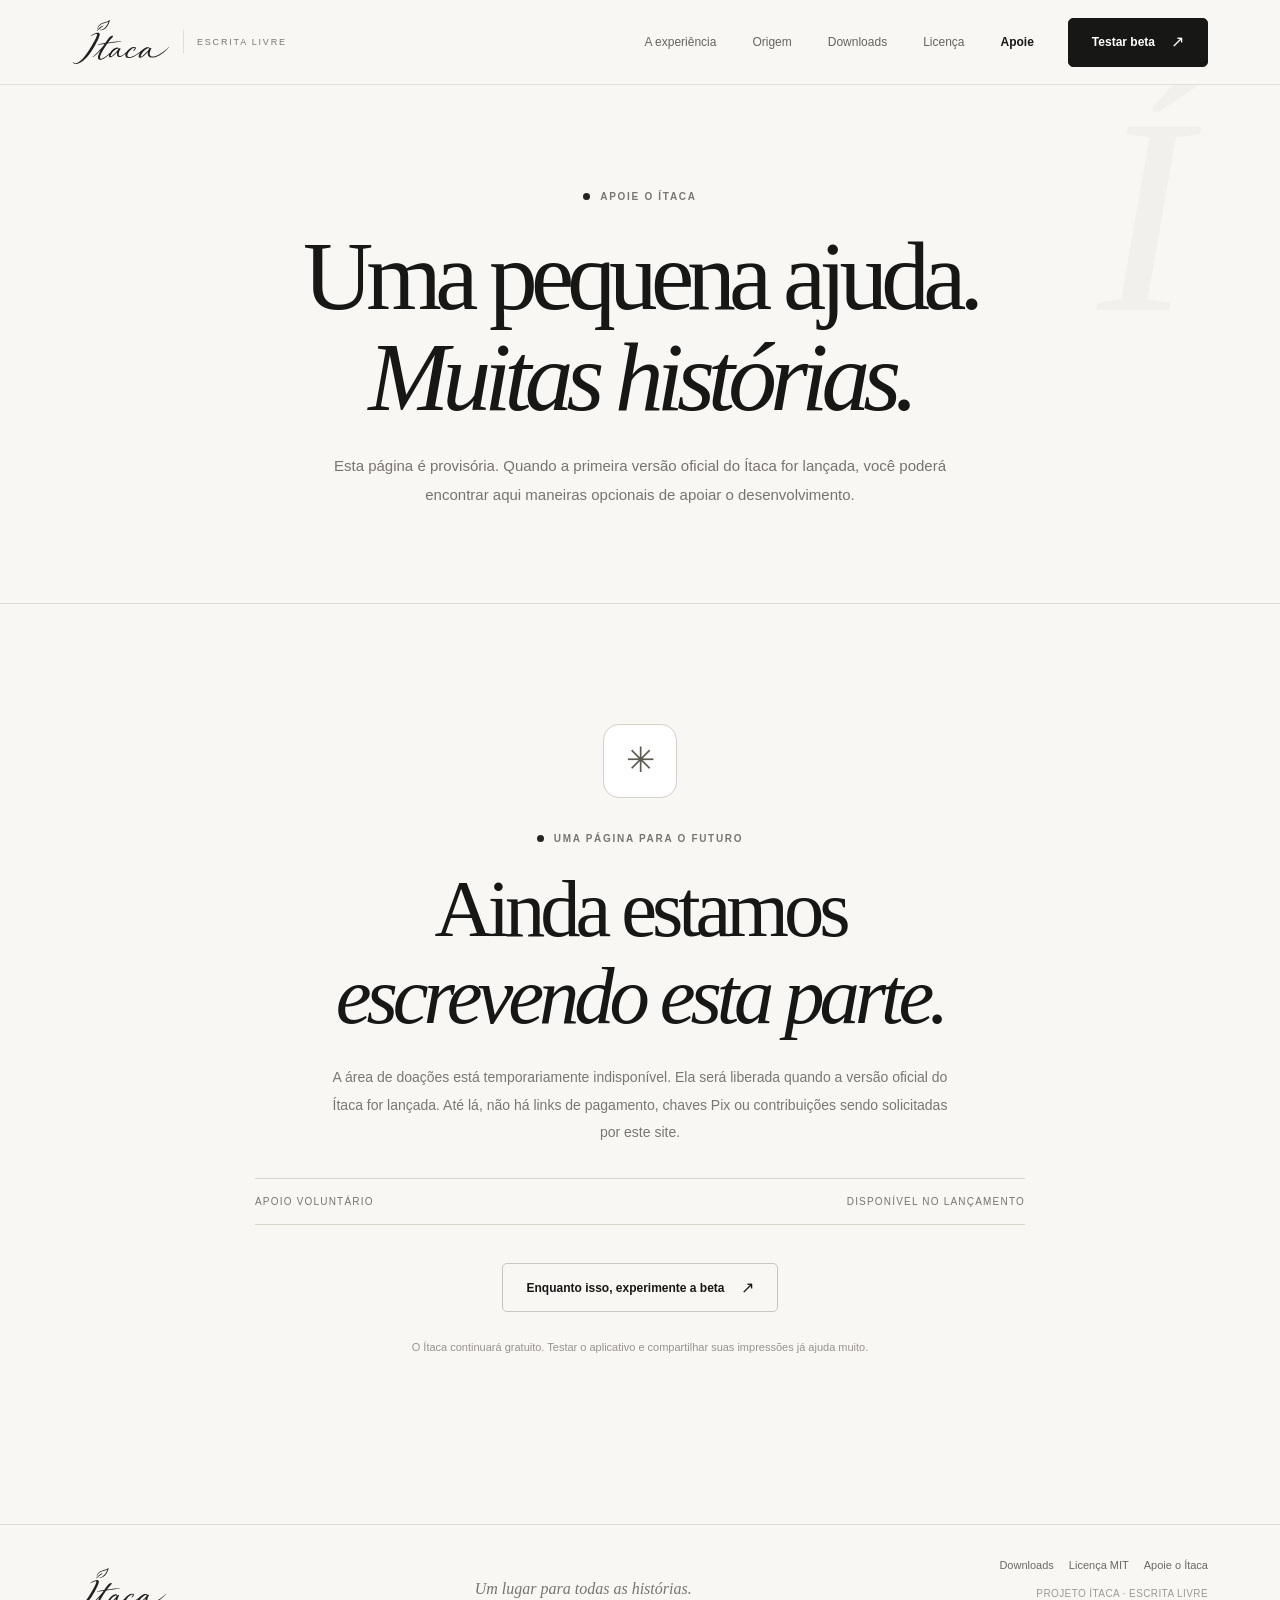
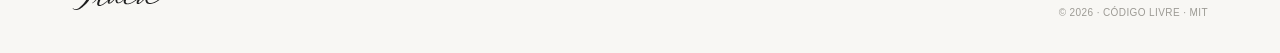
<file: apoie.html>
<!doctype html><html lang="pt-BR"><head>
<meta charset="utf-8"><meta name="viewport" content="width=device-width, initial-scale=1"><meta name="theme-color" content="#f8f7f4">
<meta name="description" content="Apoie o Ítaca: página de doações em preparação para o lançamento da versão oficial."><title>Apoie o Ítaca — Em breve</title>
<link href="data:image/svg+xml,%3Csvg xmlns='http://www.w3.org/2000/svg' viewBox='0 0 64 64'%3E%3Crect width='64' height='64' rx='15' fill='%23191919'/%3E%3Cpath d='M17 46h30M22 39l3-9 18-18a4 4 0 0 1 6 0l3 3a4 4 0 0 1 0 6L34 39l-12 3z' fill='none' stroke='white' stroke-width='3' stroke-linejoin='round'/%3E%3C/svg%3E" rel="icon"/>
<link rel="stylesheet" href="assets/site.css"><script>document.documentElement.classList.add('js')</script>
</head><body><header class="site-nav"><div class="wrap nav-inner">
       <a class="nav-logo" href="index.html" aria-label="Ítaca, voltar ao início"><img src="assets/itaca-logo.svg" alt="Ítaca"><span class="brand-divider"></span><span class="brand-caption">Escrita livre</span></a>
       <nav class="nav-links" id="nav-links" aria-label="Navegação principal"><a href="index.html#experiencia">A experiência</a><a href="index.html#sobre">Origem</a><a href="downloads.html">Downloads</a><a href="licenca.html">Licença</a><a href="apoie.html" aria-current="page">Apoie</a></nav>
       <div class="nav-cta"><a class="btn btn-dark" href="experimentar.html">Testar beta <span class="arrow">↗</span></a><button class="mobile-toggle" id="mobile-toggle" aria-controls="nav-links" aria-expanded="false" aria-label="Abrir menu"><svg viewBox="0 0 24 24" fill="none" stroke="currentColor" stroke-width="1.7" stroke-linecap="round" aria-hidden="true"><path d="M4 8h16M4 16h16"/></svg></button></div>
       </div></header><main><section class="page-lead"><div class="wrap"><div class="eyebrow"><span class="dot"></span> APOIE O ÍTACA</div><h1>Uma pequena ajuda.<br><em class="writing-line">Muitas histórias.</em></h1><p>Esta página é provisória. Quando a primeira versão oficial do Ítaca for lançada, você poderá encontrar aqui maneiras opcionais de apoiar o desenvolvimento.</p></div></section>
<section class="page-content warm"><div class="wrap">
  <div class="support-waiting">
    <span class="waiting-symbol" aria-hidden="true">✳</span>
    <div class="eyebrow"><span class="dot"></span> UMA PÁGINA PARA O FUTURO</div>
    <h2>Ainda estamos<br><em class="writing-line">escrevendo esta parte.</em></h2>
    <p>A área de doações está temporariamente indisponível. Ela será liberada quando a versão oficial do Ítaca for lançada. Até lá, não há links de pagamento, chaves Pix ou contribuições sendo solicitadas por este site.</p>
    <div class="waiting-rule"><span>APOIO VOLUNTÁRIO</span><span>DISPONÍVEL NO LANÇAMENTO</span></div>
    <a class="btn btn-light" href="experimentar.html">Enquanto isso, experimente a beta <span class="arrow">↗</span></a>
    <p class="waiting-footnote">O Ítaca continuará gratuito. Testar o aplicativo e compartilhar suas impressões já ajuda muito.</p>
  </div>
</div></section></main><footer><div class="wrap footer-inner">
    <a href="index.html" aria-label="Voltar ao início"><img src="assets/itaca-logo.svg" alt="Ítaca"></a>
    <span class="footer-middle">Um lugar para todas as histórias.</span>
    <div class="footer-right"><div class="footer-more"><a href="downloads.html">Downloads</a><a href="licenca.html">Licença MIT</a><a href="apoie.html">Apoie o Ítaca</a></div>PROJETO ÍTACA · ESCRITA LIVRE<br>© <span id="year">2026</span> · CÓDIGO LIVRE · MIT</div>
    </div></footer><script>(function(){const t=document.getElementById('mobile-toggle'),m=document.getElementById('nav-links');if(t&&m){t.addEventListener('click',()=>{const open=m.classList.toggle('open');t.setAttribute('aria-expanded',String(open));t.setAttribute('aria-label',open?'Fechar menu':'Abrir menu');});m.querySelectorAll('a').forEach(a=>a.addEventListener('click',()=>{m.classList.remove('open');t.setAttribute('aria-expanded','false');}));}const y=document.getElementById('year');if(y)y.textContent=String(new Date().getFullYear());})();</script></body></html>
</file>
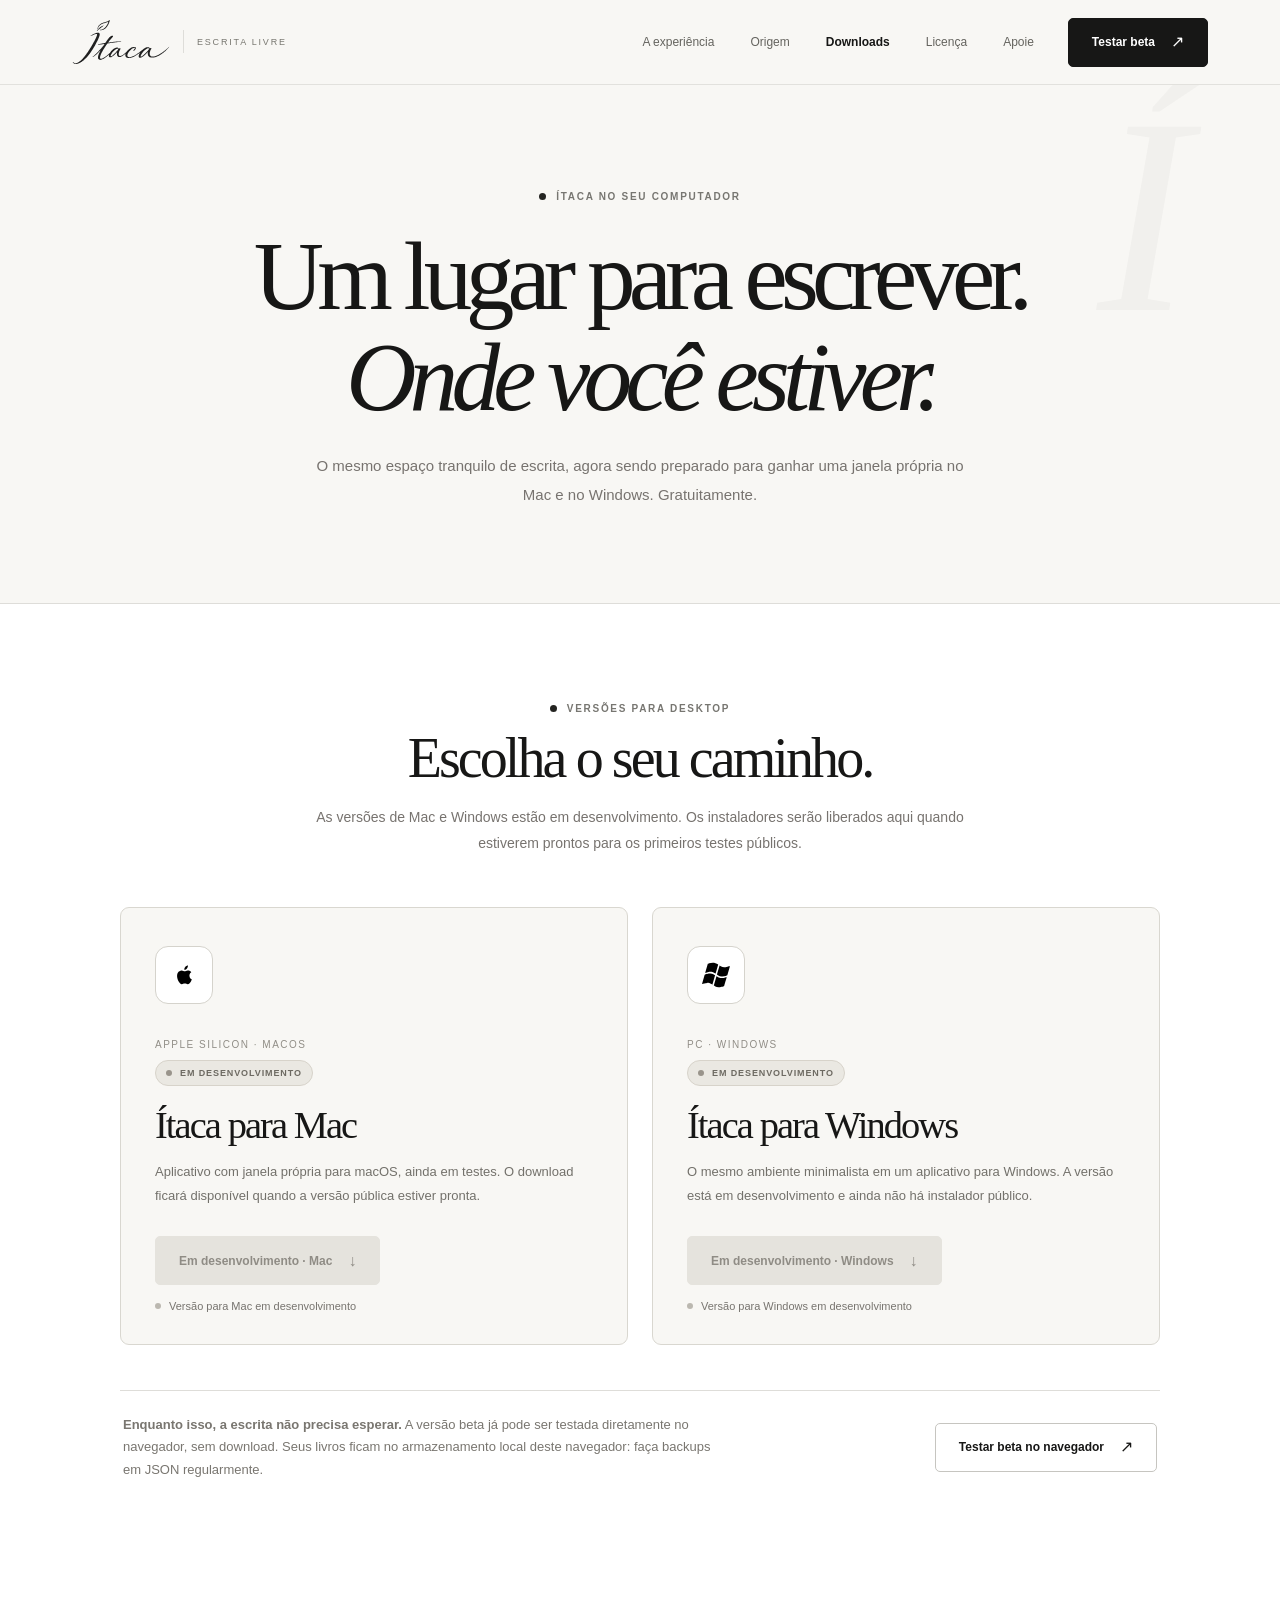
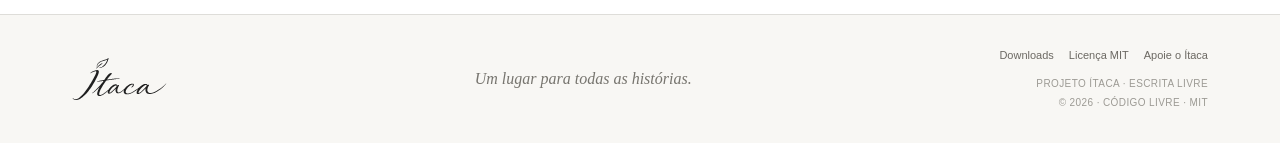
<file: downloads.html>
<!doctype html><html lang="pt-BR"><head>
<meta charset="utf-8"><meta name="viewport" content="width=device-width, initial-scale=1"><meta name="theme-color" content="#f8f7f4">
<meta name="description" content="Baixe o Ítaca para Mac ou Windows. Instaladores em preparação; experimente a versão HTML no navegador."><title>Downloads — Ítaca</title>
<link href="data:image/svg+xml,%3Csvg xmlns='http://www.w3.org/2000/svg' viewBox='0 0 64 64'%3E%3Crect width='64' height='64' rx='15' fill='%23191919'/%3E%3Cpath d='M17 46h30M22 39l3-9 18-18a4 4 0 0 1 6 0l3 3a4 4 0 0 1 0 6L34 39l-12 3z' fill='none' stroke='white' stroke-width='3' stroke-linejoin='round'/%3E%3C/svg%3E" rel="icon"/>
<link rel="stylesheet" href="assets/site.css"><script>document.documentElement.classList.add('js')</script>
</head><body><header class="site-nav"><div class="wrap nav-inner">
       <a class="nav-logo" href="index.html" aria-label="Ítaca, voltar ao início"><img src="assets/itaca-logo.svg" alt="Ítaca"><span class="brand-divider"></span><span class="brand-caption">Escrita livre</span></a>
       <nav class="nav-links" id="nav-links" aria-label="Navegação principal"><a href="index.html#experiencia">A experiência</a><a href="index.html#sobre">Origem</a><a href="downloads.html" aria-current="page">Downloads</a><a href="licenca.html">Licença</a><a href="apoie.html">Apoie</a></nav>
       <div class="nav-cta"><a class="btn btn-dark" href="experimentar.html">Testar beta <span class="arrow">↗</span></a><button class="mobile-toggle" id="mobile-toggle" aria-controls="nav-links" aria-expanded="false" aria-label="Abrir menu"><svg viewBox="0 0 24 24" fill="none" stroke="currentColor" stroke-width="1.7" stroke-linecap="round" aria-hidden="true"><path d="M4 8h16M4 16h16"/></svg></button></div>
       </div></header><main><section class="page-lead"><div class="wrap"><div class="eyebrow"><span class="dot"></span> ÍTACA NO SEU COMPUTADOR</div><h1>Um lugar para escrever.<br><em class="writing-line">Onde você estiver.</em></h1><p>O mesmo espaço tranquilo de escrita, agora sendo preparado para ganhar uma janela própria no Mac e no Windows. Gratuitamente.</p></div></section>
<section class="page-content"><div class="wrap"><div class="page-intro"><div class="eyebrow"><span class="dot"></span> VERSÕES PARA DESKTOP</div><h2>Escolha o seu caminho.</h2><p>As versões de Mac e Windows estão em desenvolvimento. Os instaladores serão liberados aqui quando estiverem prontos para os primeiros testes públicos.</p></div>
<div class="download-grid">
  <article class="download-card"><div class="system-icon" aria-hidden="true"><img src="assets/apple.svg" alt=""></div><div class="kicker">APPLE SILICON · MACOS</div><span class="dev-status">EM DESENVOLVIMENTO</span><h3>Ítaca para Mac</h3><p>Aplicativo com janela própria para macOS, ainda em testes. O download ficará disponível quando a versão pública estiver pronta.</p>
    <!-- FUTURO: substitua este botão pelo link real do instalador .dmg. -->
    <button type="button" class="btn btn-dark" disabled aria-label="Baixar Ítaca para Mac: em breve">Em desenvolvimento · Mac <span class="arrow">↓</span></button><span class="availability-tag">Versão para Mac em desenvolvimento</span></article>
  <article class="download-card"><div class="system-icon" aria-hidden="true"><img src="assets/windows.svg" alt=""></div><div class="kicker">PC · WINDOWS</div><span class="dev-status">EM DESENVOLVIMENTO</span><h3>Ítaca para Windows</h3><p>O mesmo ambiente minimalista em um aplicativo para Windows. A versão está em desenvolvimento e ainda não há instalador público.</p>
    <!-- FUTURO: substitua este botão pelo link real do instalador .exe ou .msi. -->
    <button type="button" class="btn btn-dark" disabled aria-label="Baixar Ítaca para Windows: em breve">Em desenvolvimento · Windows <span class="arrow">↓</span></button><span class="availability-tag">Versão para Windows em desenvolvimento</span></article>
</div>
<div class="note-strip"><p><strong>Enquanto isso, a escrita não precisa esperar.</strong> A versão beta já pode ser testada diretamente no navegador, sem download. Seus livros ficam no armazenamento local deste navegador: faça backups em JSON regularmente.</p><a class="btn btn-light" href="experimentar.html">Testar beta no navegador <span class="arrow">↗</span></a></div>
</div></section></main><footer><div class="wrap footer-inner">
    <a href="index.html" aria-label="Voltar ao início"><img src="assets/itaca-logo.svg" alt="Ítaca"></a>
    <span class="footer-middle">Um lugar para todas as histórias.</span>
    <div class="footer-right"><div class="footer-more"><a href="downloads.html">Downloads</a><a href="licenca.html">Licença MIT</a><a href="apoie.html">Apoie o Ítaca</a></div>PROJETO ÍTACA · ESCRITA LIVRE<br>© <span id="year">2026</span> · CÓDIGO LIVRE · MIT</div>
    </div></footer><script>(function(){const t=document.getElementById('mobile-toggle'),m=document.getElementById('nav-links');if(t&&m){t.addEventListener('click',()=>{const open=m.classList.toggle('open');t.setAttribute('aria-expanded',String(open));t.setAttribute('aria-label',open?'Fechar menu':'Abrir menu');});m.querySelectorAll('a').forEach(a=>a.addEventListener('click',()=>{m.classList.remove('open');t.setAttribute('aria-expanded','false');}));}const y=document.getElementById('year');if(y)y.textContent=String(new Date().getFullYear());})();</script></body></html>
</file>
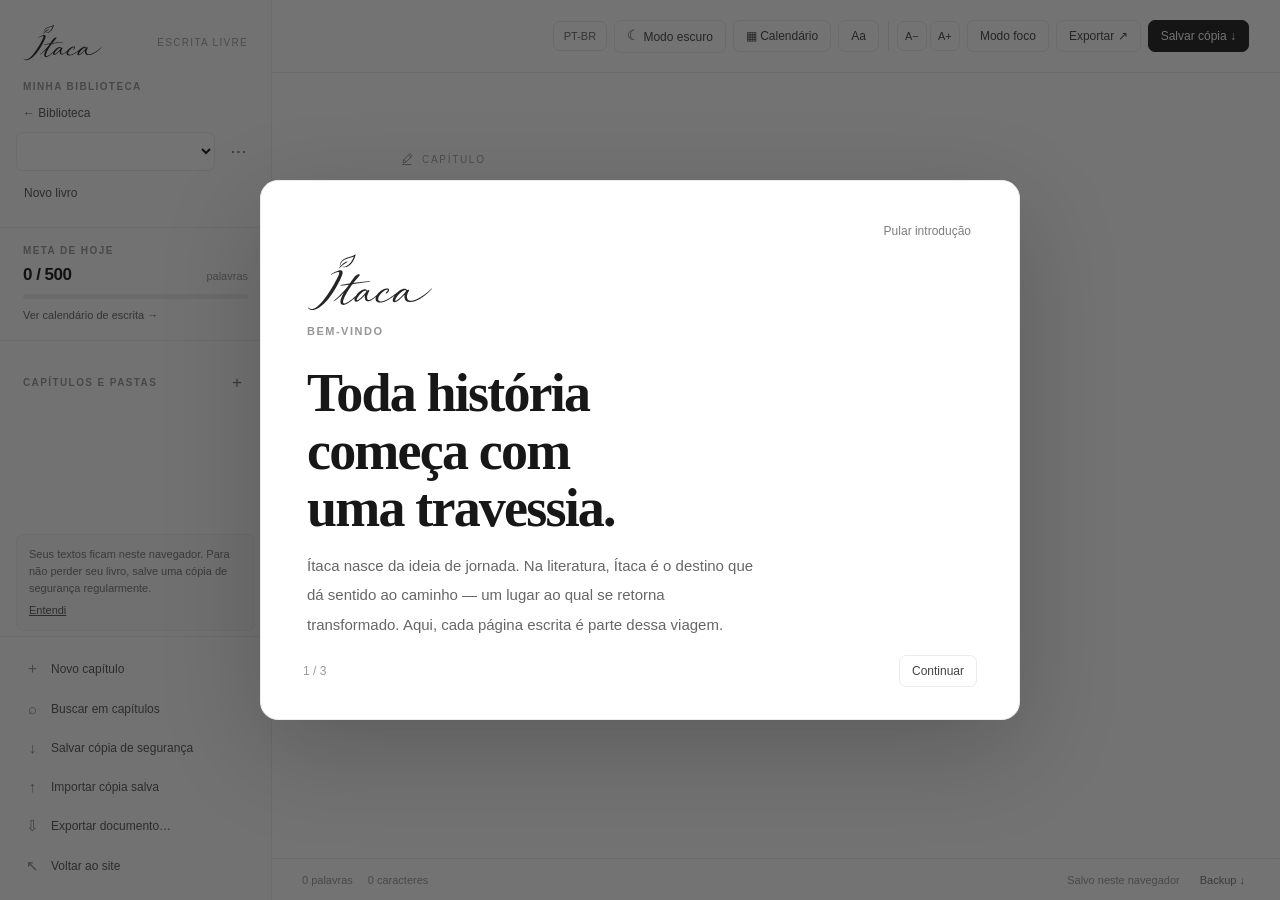
<file: experimentar.html>
<!doctype html>
<html lang="pt-BR">
<head>
<meta charset="utf-8">
<meta name="viewport" content="width=device-width, initial-scale=1">
<meta name="color-scheme" content="light dark">
<title>Ítaca — Seu espaço para escrever</title>
<link rel="icon" type="image/svg+xml" href="[data-uri]">
<style>
:root{--ink:#171717;--muted:#858585;--line:#ebebeb;--wash:#f7f7f7;--sidebar:272px}
*{box-sizing:border-box}
html,body{height:100%;margin:0}
body{background:#fff;color:var(--ink);font-family:-apple-system,BlinkMacSystemFont,"Segoe UI",Arial,sans-serif;-webkit-font-smoothing:antialiased}
button,input,textarea,select{font:inherit;color:inherit}
button{cursor:pointer}
button:focus-visible,input:focus-visible,textarea:focus-visible,select:focus-visible{outline:2px solid #888;outline-offset:2px}
button:disabled{opacity:.45;cursor:default}
.app{display:flex;min-height:100vh;height:100dvh;overflow:hidden}
.sidebar{width:var(--sidebar);flex:0 0 var(--sidebar);border-right:1px solid var(--line);background:#fdfdfd;display:flex;flex-direction:column;min-width:0}
.brand{padding:30px 23px 24px;display:flex;align-items:baseline;justify-content:space-between}
.brand-title{font-size:23px;letter-spacing:-1.6px;font-weight:670}
.brand-dot{color:#b0b0b0}
.brand-tag{font-size:10px;letter-spacing:1.3px;color:#a0a0a0;text-transform:uppercase}
.book-block{padding:0 16px 22px;border-bottom:1px solid var(--line)}
.section-label{color:#979797;text-transform:uppercase;font-size:10px;font-weight:650;letter-spacing:1.4px;margin:0 0 11px 7px}
.book-line{display:flex;gap:6px;align-items:center}
.book-line select{min-width:0;flex:1;border:1px solid var(--line);background:white;border-radius:7px;padding:10px 9px;font-size:13px;font-weight:600;appearance:auto}
.iconbtn,.smallbtn{border:1px solid transparent;background:transparent;color:#727272;border-radius:7px;display:inline-grid;place-items:center;flex:0 0 auto}
.iconbtn{height:34px;width:34px;font-size:17px;line-height:1}
.iconbtn:hover,.smallbtn:hover{background:#efefef;color:#171717}
.book-actions{display:flex;align-items:center;justify-content:space-between;margin-top:10px}
.plain-link{border:0;background:transparent;padding:5px 8px;color:#565656;font-size:12px}
.plain-link:hover{text-decoration:underline}
.chapters-top{display:flex;justify-content:space-between;align-items:center;padding:24px 17px 12px 23px}
.chapters-top .section-label{margin:0}
.structure{flex:1;overflow:auto;padding:0 12px 20px 12px}
.folder-wrap{margin:3px 0 11px}
.folder-row,.chapter-row{display:flex;align-items:center;min-height:36px;border-radius:6px;gap:2px;padding:0 3px 0 8px}
.folder-row{font-weight:600;font-size:12px;color:#474747}
.folder-name{flex:1;min-width:0;overflow:hidden;white-space:nowrap;text-overflow:ellipsis;text-align:left;background:none;border:none;padding:7px 2px;font-weight:600}
.folder-mark{color:#999;font-size:13px;width:14px;text-align:center;flex:0 0 auto}
.folder-items{margin-left:18px;border-left:1px solid #eeeeee;padding-left:6px}
.chapter-row{font-size:12px;color:#555}
.chapter-row.active{background:#f0f0f0;color:#141414}
.chapter-name{min-width:0;flex:1;background:none;border:0;text-align:left;overflow:hidden;text-overflow:ellipsis;white-space:nowrap;padding:10px 3px}
.chapter-row .smallbtn,.folder-row .smallbtn{opacity:0}
.chapter-row:hover .smallbtn,.folder-row:hover .smallbtn,.chapter-row:focus-within .smallbtn,.folder-row:focus-within .smallbtn{opacity:1}
.smallbtn{width:23px;height:26px;font-size:15px}
.free-head{margin:18px 7px 5px;font-size:10px;color:#999;text-transform:uppercase;letter-spacing:1px}
.empty-fold{padding:5px 12px 10px;font-size:11px;color:#aaa}
.side-bottom{border-top:1px solid var(--line);padding:13px 16px 16px;display:flex;flex-direction:column;gap:4px}
.bottom-btn{display:flex;align-items:center;gap:9px;text-align:left;background:transparent;border:0;padding:9px 7px;font-size:12px;color:#555;border-radius:6px}
.bottom-btn:hover{background:#f1f1f1;color:#222}
.bottom-btn span:first-child{font-size:15px;width:19px;text-align:center;color:#888}
.main{min-width:0;flex:1;display:flex;flex-direction:column;position:relative}
.toolbar{height:73px;border-bottom:1px solid var(--line);display:flex;align-items:center;justify-content:space-between;gap:12px;padding:0 31px;flex-shrink:0}
.breadcrumb{color:#999;font-size:12px;white-space:nowrap;overflow:hidden;text-overflow:ellipsis;flex:1;min-width:70px}
.breadcrumb strong{color:#464646;font-weight:500}
.toolbar-actions{display:flex;align-items:center;gap:7px}
.tbtn{border:1px solid var(--line);background:white;border-radius:7px;padding:8px 12px;font-size:12px;color:#444;white-space:nowrap}
.tbtn:hover{background:#f7f7f7;border-color:#ddd}
.tbtn.primary{background:#202020;color:white;border-color:#202020}
.tbtn.primary:hover{background:#444}
.top-menu{font-size:19px;display:none}
.writer-scroll{flex:1;overflow:auto;display:flex;justify-content:center}
.writer{padding:79px 48px 42px;width:100%;max-width:850px;display:flex;flex-direction:column;min-height:100%}
.eyebrow{font-size:10px;text-transform:uppercase;letter-spacing:1.7px;color:#a2a2a2;margin-bottom:20px}
.chapter-title{padding:0;border:0;outline:0!important;background:none;font-size:35px;line-height:1.23;letter-spacing:-1.25px;font-weight:650;margin-bottom:33px;width:100%;border-radius:0}
.chapter-title::placeholder{color:#c6c6c6}
.editor{padding:0;border:0;outline:0!important;resize:none;background:transparent;line-height:1.9;font-size:18px;flex:1;width:100%;min-height:370px;overflow:hidden;color:#1e1e1e;letter-spacing:.01em}
.editor::placeholder{color:#bdbdbd}
.font-serif{font-family:Georgia,"Times New Roman",serif}
.font-sans{font-family:-apple-system,BlinkMacSystemFont,"Segoe UI",Arial,sans-serif}
.font-mono{font-family:ui-monospace,SFMono-Regular,Menlo,Consolas,monospace}
.footer{flex:0 0 auto;height:42px;border-top:1px solid var(--line);display:flex;justify-content:space-between;gap:12px;align-items:center;padding:0 30px;color:#999;font-size:11px}
.footer button{font-size:11px;border:0;background:transparent;color:#777;padding:5px}
.footer button:hover{text-decoration:underline;color:#111}
.footer-left,.footer-right{display:flex;align-items:center;gap:15px;white-space:nowrap}
.search-screen{position:absolute;inset:73px 0 42px;background:white;z-index:10;overflow:auto;display:none}
.search-screen.open{display:block}
.search-inner{max-width:730px;margin:0 auto;padding:67px 40px}
.search-inner h2{font-size:27px;letter-spacing:-.7px;margin:0 0 28px}
.search-line{display:flex;align-items:center;border-bottom:1px solid #aaa;gap:10px}
.search-line input{width:100%;border:0;outline:0;padding:16px 0;font-size:19px;background:transparent}
.search-line .iconbtn{font-size:20px}
.search-desc{font-size:12px;color:#999;padding:16px 0 24px}
.result{display:block;width:100%;border:0;background:white;text-align:left;border-bottom:1px solid #eee;padding:17px 0}
.result:hover{background:#fafafa}
.result strong{font-size:14px;font-weight:650;display:block;margin-bottom:6px}
.result small{display:block;color:#888;font-size:11px;margin-bottom:7px}
.result p{font-size:12px;line-height:1.7;color:#646464;margin:0;white-space:normal;overflow-wrap:anywhere}
.hint{color:#aaa;font-size:13px;line-height:1.7;margin-top:18px}
.toast{position:fixed;bottom:57px;left:50%;transform:translateX(-50%);padding:11px 17px;background:#252525;color:#fff;font-size:12px;border-radius:7px;z-index:40;box-shadow:0 6px 24px #0002;pointer-events:none;opacity:0;transition:opacity .2s;max-width:calc(100% - 30px);text-align:center}
.toast.show{opacity:1}
.menu{position:fixed;z-index:30;background:white;border:1px solid #e5e5e5;box-shadow:0 7px 30px #0001;border-radius:9px;padding:5px;min-width:183px}
.menu button{display:block;width:100%;padding:10px 12px;border:0;background:white;text-align:left;border-radius:5px;font-size:12px}
.menu button:hover{background:#f2f2f2}
.menu button.danger{color:#ad3939}
.notice{margin:15px 16px 5px;background:#f7f7f7;border:1px solid #eee;padding:11px 12px;font-size:11px;line-height:1.55;color:#777;border-radius:7px}
.notice button{display:block;padding:5px 0 0;text-decoration:underline;color:#555;background:transparent;border:0;font-size:11px}
body.focus .sidebar{display:none}
body.focus .writer{max-width:820px}
body.focus .breadcrumb{display:none}
body.focus .toolbar{justify-content:flex-end}
body.focus .toolbar-actions{width:100%;justify-content:flex-end}
/* Etapa 2 · progresso e calendário */
.daily-panel{border-bottom:1px solid var(--line);padding:17px 23px 18px;display:flex;flex-direction:column;gap:9px}
.daily-head,.daily-numbers{display:flex;align-items:baseline;justify-content:space-between;gap:8px}
.daily-head .section-label{margin:0}
.daily-numbers{font-size:12px}
.daily-numbers strong{font-size:17px;letter-spacing:-.5px;font-weight:650}
.daily-numbers span{font-size:11px;color:#939393}
.daily-meter{width:100%;height:5px;background:#ececec;border-radius:9px;overflow:hidden}
.daily-meter span{display:block;width:0%;height:100%;border-radius:9px;background:#444;transition:width .16s}
.daily-link{background:transparent;border:0;text-align:left;padding:1px 0;color:#666;font-size:11px;align-self:flex-start}
.daily-link:hover{text-decoration:underline;color:#222}
.writing-screen{position:absolute;inset:73px 0 42px;background:#fff;z-index:11;overflow:auto;display:none}
.writing-screen.open{display:block}
.writing-inner{max-width:890px;margin:0 auto;padding:60px 42px 65px}
.writing-header{display:flex;align-items:start;justify-content:space-between;gap:20px}
.writing-header h2{font-size:32px;letter-spacing:-1.2px;line-height:1.2;margin:0 0 9px;font-weight:650}
.writing-header p{color:#888;font-size:13px;margin:0}
.writing-closer{border:1px solid var(--line);background:white;width:33px;height:33px;border-radius:8px;font-size:20px;color:#888}
.writing-closer:hover{background:#f7f7f7;color:#333}
.goal-overview{margin-top:35px;display:grid;grid-template-columns:minmax(0,1fr) minmax(210px,.75fr);gap:36px;padding:27px 28px;background:#fafafa;border:1px solid #ededed;border-radius:10px}
.overview-label{font-size:10px;letter-spacing:1.2px;text-transform:uppercase;color:#999;font-weight:650}
.big-today{font-size:37px;font-weight:650;letter-spacing:-1.4px;line-height:1.2;margin:12px 0 14px}
.big-today span{color:#aaa;font-weight:400;font-size:21px;letter-spacing:-.4px}
.goal-overview small{font-size:11px;color:#929292;line-height:1.7;display:block;margin-top:12px}
.goal-edit{border-left:1px solid #e8e8e8;padding-left:36px}
.goal-line{display:flex;align-items:center;gap:8px;margin-top:14px}
.goal-line input{width:110px;min-width:0;border:1px solid #dedede;border-radius:7px;padding:11px 10px;background:white;font-size:16px}
.goal-line .tbtn{padding:11px 12px}
.goal-hint{font-size:12px;color:#888;margin-top:12px;line-height:1.6}
.calendar-section{margin-top:46px}
.calendar-top{display:flex;align-items:center;justify-content:space-between;gap:12px;margin-bottom:18px}
.calendar-top h3{font-size:17px;font-weight:650;letter-spacing:-.3px;margin:0}
.cal-nav{display:flex;align-items:center;gap:5px}
.cal-nav .tbtn{font-size:11px;padding:7px 11px}
.cal-nav .iconbtn{border:1px solid var(--line);font-size:18px;width:31px;height:31px}
.cal-grid{display:grid;grid-template-columns:repeat(7,minmax(0,1fr));gap:7px}
.weekday{text-align:center;font-size:10px;letter-spacing:.7px;color:#a0a0a0;padding:10px 0 9px;text-transform:uppercase}
.cal-space{height:79px}
.cal-day{height:79px;background:white;border:1px solid #eeeeee;border-radius:7px;padding:9px 9px 7px;text-align:left;display:flex;flex-direction:column;justify-content:space-between;align-items:flex-start;gap:3px}
.cal-day:hover{background:#f8f8f8;border-color:#ddd}
.cal-day.today .cal-number{border-bottom:1px solid #555}
.cal-day.selected{border-color:#333;box-shadow:inset 0 0 0 1px #333}
.cal-day.wrote{background:#f8f8f8}
.cal-day.met{background:#ececec}
.cal-day.met .cal-day-words{color:#333}
.cal-number{font-size:13px;color:#353535;line-height:1.25}
.cal-day-words{font-size:10px;color:#999;white-space:nowrap}
.cal-day-plan{font-size:9px;color:#aaa;line-height:1}
.cal-legend{display:flex;gap:19px;align-items:center;margin-top:15px;font-size:11px;color:#929292;flex-wrap:wrap}
.cal-legend span{display:inline-flex;gap:7px;align-items:center}
.cal-swatch{display:inline-block;width:11px;height:11px;border:1px solid #e1e1e1;border-radius:3px;background:#fafafa}
.cal-swatch.met{background:#ececec;border-color:#cacaca}
.day-details{margin-top:30px;padding:25px 0 0;border-top:1px solid var(--line);display:grid;grid-template-columns:minmax(155px,.75fr) minmax(0,1.25fr);gap:28px}
.day-details h4{font-size:16px;font-weight:650;margin:0 0 9px}
.day-details p{font-size:12px;color:#888;line-height:1.65;margin:0}
.day-details label{display:block;color:#666;font-size:12px;margin-bottom:8px}
.day-details textarea{width:100%;min-height:90px;max-height:180px;resize:vertical;border:1px solid #e6e6e6;background:#fff;border-radius:8px;padding:12px;font-size:13px;line-height:1.6}
.day-details textarea::placeholder{color:#b0b0b0}
@media(max-width:840px){.sidebar{width:230px;flex-basis:230px}.toolbar{padding:0 18px}.toolbar-actions{gap:4px}.tbtn{padding:8px 9px}.writer{padding:56px 31px 30px}.chapter-title{font-size:30px}}
@media(max-width:720px){.writing-inner{padding:38px 26px 50px}.goal-overview{gap:20px;padding:23px}.goal-edit{padding-left:20px}}
@media(max-width:620px){.sidebar{position:absolute;inset:0 auto 0 0;z-index:20;width:272px;transform:translateX(-100%);transition:transform .2s;box-shadow:8px 0 25px #0001}.app.sidebar-open .sidebar{transform:translateX(0)}body.focus .app.sidebar-open .sidebar{display:flex}.top-menu{display:inline-grid}.toolbar{height:59px;padding:0 12px}.toolbar .tbtn{font-size:11px}.toolbar .optional{display:none}.breadcrumb{font-size:11px}.writer{padding:47px 25px 24px}.editor{font-size:17px}.footer{padding:0 15px}.footer-left{gap:8px}.footer-right{gap:4px}.search-screen,.writing-screen{inset:59px 0 42px}.search-inner{padding:40px 25px}.writing-inner{padding:32px 18px 48px}.writing-header h2{font-size:27px}.goal-overview{grid-template-columns:1fr;gap:22px}.goal-edit{border-left:0;border-top:1px solid #e8e8e8;padding:20px 0 0}.calendar-section{margin-top:33px}.cal-grid{gap:3px}.cal-space,.cal-day{height:65px}.cal-day{padding:7px 5px}.cal-number{font-size:12px}.cal-day-words{font-size:9px}.day-details{grid-template-columns:1fr;gap:16px}.calendar-top h3{font-size:15px}}

/* Exportação · uma única janela discreta, sem alterações no editor */
.export-mask[hidden]{display:none!important}
.export-mask{position:fixed;inset:0;z-index:70;background:#1a1a1a55;display:grid;place-items:center;padding:24px}
.export-modal{width:min(100%,505px);background:#fff;border:1px solid #e8e8e8;border-radius:13px;box-shadow:0 22px 85px #0003;padding:31px 32px 27px}
.export-heading{display:flex;align-items:flex-start;justify-content:space-between;gap:12px;margin-bottom:23px}
.export-heading h2{font-size:25px;font-weight:650;letter-spacing:-.8px;margin:0 0 5px}
.export-heading p{font-size:12px;color:#929292;line-height:1.6;margin:0}
.export-close{border:1px solid #eaeaea;background:#fff;border-radius:7px;color:#777;font-size:20px;width:31px;height:31px}
.export-field{margin-bottom:18px}
.export-field label{display:block;color:#555;font-size:12px;font-weight:600;margin-bottom:9px}
.export-field select{width:100%;border:1px solid #e5e5e5;border-radius:7px;background:#fff;padding:11px 12px;font-size:13px}
.export-grid{display:grid;grid-template-columns:1fr 1fr;gap:13px}
.export-sep{height:1px;background:#ededed;margin:23px 0 21px}
.export-formats-label{font-size:10px;letter-spacing:1.15px;text-transform:uppercase;color:#999;font-weight:650;margin-bottom:12px}
.export-actions{display:grid;grid-template-columns:repeat(3,1fr);gap:9px}
.export-format{min-height:69px;display:flex;flex-direction:column;align-items:flex-start;justify-content:center;gap:4px;text-align:left;background:white;border:1px solid #e5e5e5;border-radius:9px;padding:11px 13px}
.export-format:hover{border-color:#777;background:#fafafa}
.export-format strong{font-size:14px;font-weight:650}
.export-format span{font-size:10px;color:#939393}
.export-note{font-size:11px;color:#929292;line-height:1.65;margin:15px 0 0}
.export-print{border:0;background:transparent;font-size:11px;padding:12px 0 0;text-decoration:underline;text-underline-offset:3px;color:#666}
.export-print:hover{color:#111}
@media(max-width:620px){.toolbar-actions #exportTop{padding:8px 7px}.export-mask{padding:12px}.export-modal{padding:23px 19px}.export-heading h2{font-size:22px}.export-grid{gap:9px}.export-actions{gap:6px}.export-format{padding:9px 8px}}

/* Etapa 4 — biblioteca, capas e idiomas */
body.library-visible .app{display:none}
.library{display:none;position:fixed;inset:0;background:#fff;z-index:25;overflow-y:auto}
body.library-visible .library{display:block}
.library-header{max-width:1220px;margin:auto;padding:31px 45px;display:flex;justify-content:space-between;align-items:center;gap:20px;border-bottom:1px solid #ededed}
.library-mark{font-weight:670;font-size:23px;letter-spacing:-1.6px}.library-mark span{color:#b3b3b3}
.library-head-actions{display:flex;gap:8px;align-items:center;flex-wrap:wrap}
.library-container{max-width:1130px;margin:0 auto;padding:64px 42px 90px}
.library-heading{display:flex;align-items:end;justify-content:space-between;gap:15px;margin-bottom:35px}
.library-heading h1{font-size:39px;letter-spacing:-1.35px;font-weight:650;margin:0 0 9px}
.library-heading p{font-size:13px;color:#909090;margin:0}
.library-grid{display:grid;grid-template-columns:repeat(auto-fill,minmax(175px,1fr));gap:35px 24px}
.book-tile{min-width:0}.book-cover{width:100%;aspect-ratio:3/4;overflow:hidden;position:relative;border:1px solid #e9e9e9;border-radius:7px;background:#f2f2f0;display:flex;align-items:center;justify-content:center;cursor:pointer;text-align:left;padding:20px;box-shadow:0 3px 9px #00000009;transition:box-shadow .2s, transform .2s}
.book-cover:hover{box-shadow:0 8px 25px #00000016;transform:translateY(-2px)}
.book-cover:focus-visible{outline:2px solid #555;outline-offset:3px}
.book-cover img{position:absolute;inset:0;width:100%;height:100%;object-fit:cover}
.book-cover.default-cover{background:linear-gradient(145deg,#f2f2ef,#e8e8e4)}
.book-cover.default-cover::before{content:'';position:absolute;inset:10px;border:1px solid #d8d8d3;border-radius:2px;pointer-events:none}
.book-cover-title{position:relative;z-index:1;font:600 clamp(16px,1.9vw,23px)/1.27 Georgia,serif;letter-spacing:-.6px;color:#333;word-break:break-word}
.book-tile-footer{padding-top:12px;display:flex;align-items:start;gap:4px;justify-content:space-between}
.book-tile-meta{min-width:0;flex:1}.book-tile-name{font-size:13px;font-weight:620;white-space:nowrap;text-overflow:ellipsis;overflow:hidden;margin:0 0 4px}.book-tile-sub{font-size:11px;color:#aaa}
.book-tile-options{border:0;background:transparent;color:#999;min-width:25px;min-height:26px;border-radius:6px;font-size:17px}.book-tile-options:hover{background:#f5f5f5;color:#222}
.book-add{background:#fafafa;border-style:dashed;color:#999;flex-direction:column;gap:13px}
.book-add:hover{background:#f4f4f4}.book-add .plus{font-size:31px;font-weight:200}.book-add span:last-child{font-size:12px}
.library-empty{max-width:400px;margin:50px auto;text-align:center}
.library-empty-art{width:88px;height:106px;border:1px solid #e4e4e4;border-radius:5px;display:grid;place-items:center;margin:0 auto 23px;background:#fafafa;color:#aaa;font:40px Georgia,serif;box-shadow:8px 7px 0 #f2f2f2}
.library-empty h2{font-weight:650;font-size:23px;letter-spacing:-.5px;margin:0 0 10px}
.library-empty p{color:#999;line-height:1.8;font-size:13px;margin-bottom:23px}
.settings-mask[hidden],.book-dialog-mask[hidden]{display:none!important}
.settings-mask,.book-dialog-mask{position:fixed;inset:0;z-index:85;display:grid;place-items:center;background:#16161666;padding:16px}
.settings-panel,.book-dialog{width:min(100%,440px);background:white;border-radius:12px;padding:29px 30px;box-shadow:0 15px 65px #0003}
.settings-panel h2,.book-dialog h2{font-size:24px;letter-spacing:-.7px;margin:0 0 9px;font-weight:650}
.settings-panel p,.book-dialog p{font-size:12px;color:#999;line-height:1.75;margin:0 0 23px}
.settings-row{margin:17px 0}.settings-row label{font-size:12px;font-weight:650;display:block;margin:0 0 9px;color:#555}
.settings-row select,.settings-row input[type=text]{width:100%;font-size:13px;padding:11px;border:1px solid #e1e1e1;border-radius:7px;background:#fff}
.settings-note{font-size:11px;color:#999;line-height:1.6;margin:8px 0 0}
.settings-actions{display:flex;justify-content:flex-end;gap:9px;margin-top:25px}
.cover-upload-row{display:flex;gap:14px;align-items:center}.cover-mini{flex:0 0 79px;width:79px;aspect-ratio:3/4;border-radius:5px;border:1px solid #e5e5e5;object-fit:cover;background:#ededeb}.cover-default-mini{display:grid;place-items:center;text-align:center;font:13px Georgia,serif;color:#777;padding:8px}
.cover-controls{display:flex;flex-direction:column;align-items:flex-start;gap:9px}.cover-controls button{font-size:12px}
.language-chip{border:1px solid #e8e8e8;border-radius:7px;padding:8px 10px;font-size:11px;background:white;color:#666}.language-chip:hover{background:#f8f8f8}
#homeTop{padding:8px 10px}#settingsTop{padding:8px 10px}
@media(max-width:620px){.library-header{padding:21px 21px}.library-container{padding:40px 23px 70px}.library-heading h1{font-size:31px}.library-grid{grid-template-columns:repeat(2,minmax(0,1fr));gap:25px 14px}.book-cover{padding:12px}.book-cover-title{font-size:17px}.library-head-actions .tbtn{font-size:11px;padding:7px}.library-heading .tbtn{display:none}.settings-panel,.book-dialog{padding:23px 20px}#settingsTop{display:none}}

/* Identidade Ítaca: tipografia assinada e símbolo de escrita, sem alterar o layout */
.itaca-sprite{position:absolute;width:0;height:0;overflow:hidden;pointer-events:none}
.itaca-wordmark{display:block;width:95px;height:auto;aspect-ratio:1124/521;flex-shrink:0;color:#252525;overflow:visible}
.itaca-writing-icon{display:block;width:24px;height:24px;flex:0 0 auto;color:#666}
.library-header{padding-top:22px;padding-bottom:22px}
.library-mark{display:flex;align-items:center;line-height:1}
.library-mark .itaca-wordmark{width:98px}
.brand{padding-top:24px;padding-bottom:20px;align-items:center}
.brand .itaca-wordmark{width:80px}
.brand-tag{font-size:10px;white-space:nowrap}
.library-empty-art .itaca-writing-icon{width:55px;height:55px;color:#555}
.eyebrow{display:flex;align-items:center;gap:8px}
.eyebrow .itaca-writing-icon{width:15px;height:15px;color:#858585}
@media(max-width:620px){.library-header{padding-top:14px;padding-bottom:14px}.library-mark .itaca-wordmark{width:85px}}

/* Ítaca · ajustes de identidade, tema escuro, calendário e boas-vindas */
.theme-toggle .moon{font-size:14px;line-height:1;display:inline-block;transform:translateY(-1px)}
body.dark{background:#111;color:#ececec}
body.dark .library,body.dark .search-screen,body.dark .writing-screen,body.dark .export-modal,body.dark .settings-panel,body.dark .book-dialog{background:#121212;color:#ececec}
body.dark .sidebar{background:#151515;border-right-color:#2b2b2b}
body.dark .toolbar,body.dark .footer,body.dark .library-header,body.dark .notice,body.dark .book-block,body.dark .daily-panel,body.dark .chapters-top{border-color:#2b2b2b}
body.dark .toolbar,body.dark .footer{background:#121212}
body.dark .book-block,body.dark .daily-panel,body.dark .chapters-top,body.dark .side-bottom{border-color:#2b2b2b}
body.dark .daily-panel,body.dark .side-bottom,body.dark .notice,body.dark .goal-overview,body.dark .book-cover,body.dark .book-add,body.dark .library-empty-art{background:#171717}
body.dark .book-cover.default-cover{background:linear-gradient(145deg,#1d1d1b,#222220)}
body.dark .book-cover.default-cover::before{border-color:#343432}
body.dark .book-cover-title,body.dark .book-tile-name,body.dark .library-heading h1,body.dark .writing-header h2,body.dark .chapter-title,body.dark .editor,body.dark .search-inner h2,body.dark .export-heading h2,body.dark .settings-panel h2,body.dark .book-dialog h2{color:#f3f3f3}
body.dark .itaca-wordmark{color:#f5f5f5}
body.dark .itaca-writing-icon{color:#d7d7d7}
body.dark .brand-tag,body.dark .section-label,body.dark .library-heading p,body.dark .book-tile-sub,body.dark .writing-header p,body.dark .goal-hint,body.dark .search-desc,body.dark .footer,body.dark .hint,body.dark .notice,body.dark .settings-note,body.dark .settings-panel p,body.dark .book-dialog p,body.dark .export-heading p,body.dark .day-details p,body.dark .cal-legend{color:#a8a8a8}
body.dark .folder-row,body.dark .chapter-row,body.dark .plain-link,body.dark .bottom-btn,body.dark .breadcrumb strong,body.dark .breadcrumb,body.dark .folder-name,body.dark .chapter-name,body.dark #bookWords,body.dark .daily-numbers span,body.dark .daily-link{color:#d2d2d2}
body.dark .folder-items{border-left-color:#2f2f2f}
body.dark .chapter-row.active{background:#262626;color:#fff}
body.dark .iconbtn:hover,body.dark .smallbtn:hover,body.dark .plain-link:hover,body.dark .bottom-btn:hover,body.dark .result:hover,body.dark .cal-day:hover,body.dark .book-cover:hover,body.dark .book-tile-options:hover{background:#202020;color:#fff}
body.dark .iconbtn,body.dark .smallbtn,body.dark .book-tile-options,body.dark .writing-closer,body.dark .export-close{color:#c8c8c8}
body.dark .tbtn,body.dark .language-chip,body.dark .book-line select,body.dark .goal-line input,body.dark .settings-row select,body.dark .settings-row input[type=text],body.dark .day-details textarea,body.dark .export-field select{background:#191919;color:#f0f0f0;border-color:#333}
body.dark .tbtn:hover,body.dark .language-chip:hover,body.dark .writing-closer:hover,body.dark .export-close:hover{background:#202020;border-color:#3b3b3b;color:#fff}
body.dark .tbtn.primary{background:#f1f1f1;color:#111;border-color:#f1f1f1}
body.dark .tbtn.primary:hover{background:#dcdcdc}
body.dark .search-line{border-bottom-color:#4b4b4b}
body.dark .search-line input,body.dark .result,body.dark .editor,body.dark .chapter-title{background:transparent;color:#f3f3f3}
body.dark .result{border-bottom-color:#2b2b2b;background:#121212}
body.dark .result p{color:#b6b6b6} body.dark .result small{color:#8f8f8f}
body.dark .toast{background:#f5f5f5;color:#111}
body.dark .menu{background:#181818;border-color:#303030;box-shadow:0 10px 30px #0006} body.dark .menu button{background:#181818;color:#eee} body.dark .menu button:hover{background:#222}
body.dark .daily-meter{background:#2b2b2b} body.dark .daily-meter span{background:#e7e7e7}
body.dark .cal-space{background:transparent}
body.dark .cal-day{background:#181818;border-color:#2f2f2f}
body.dark .cal-day.wrote{background:#1f1f1f}
body.dark .cal-day.met{background:#272727}
body.dark .cal-day.selected{border-color:#d9d9d9;box-shadow:inset 0 0 0 1px #d9d9d9}
body.dark .cal-day.today{background:#f2f2f2;border-color:#f2f2f2}
body.dark .cal-day.today .cal-number,body.dark .cal-day.today .cal-day-words,body.dark .cal-day.today .cal-day-plan{color:#111}
body.dark .weekday{color:#8f8f8f}
body.dark .cal-number{color:#f0f0f0} body.dark .cal-day-words{color:#a6a6a6} body.dark .cal-day-plan{color:#919191}
.cal-day.today{background:#1c1c1c;border-color:#1c1c1c}
.cal-day.today .cal-number,.cal-day.today .cal-day-words,.cal-day.today .cal-day-plan{color:#fff}
.cal-marker-row{display:flex;gap:9px;align-items:center;flex-wrap:wrap;margin-top:14px}
.cal-marker-label{display:block;color:#666;font-size:12px;margin-bottom:8px}
.cal-marker-chip{width:28px;height:28px;border-radius:999px;border:1px solid #ddd;background:#fff;display:grid;place-items:center;padding:0;position:relative}
.cal-marker-chip:hover{transform:translateY(-1px)}
.cal-marker-chip.active{box-shadow:0 0 0 2px #2221 inset;border-color:#444}
.cal-marker-chip::before,.cal-marker-dot{content:'';width:10px;height:10px;border-radius:999px;display:block;background:var(--marker-color,#bbb)}
body.dark .cal-marker-chip{background:#191919;border-color:#353535}
body.dark .cal-marker-chip.active{box-shadow:0 0 0 2px #f5f5f522 inset;border-color:#d0d0d0}
.cal-marker-chip.clear{width:auto;padding:0 10px;border-radius:999px;font-size:11px;color:#666}.cal-marker-chip.clear::before{display:none}
body.dark .cal-marker-chip.clear{color:#c7c7c7}
.cal-day-bottom{display:flex;align-items:center;justify-content:space-between;width:100%;gap:6px}
.cal-marker-mini{width:9px;height:9px;border-radius:999px;background:var(--marker-color,#bbb);flex:0 0 auto}
.welcome-mask[hidden]{display:none!important}
.welcome-mask{position:fixed;inset:0;z-index:120;background:rgba(14,14,14,.58);display:grid;place-items:center;padding:24px}
.welcome-panel{width:min(100%,760px);min-height:420px;background:#fff;border:1px solid #ececec;border-radius:18px;box-shadow:0 30px 100px #0003;padding:38px 42px 32px;display:flex;flex-direction:column;justify-content:space-between;position:relative;overflow:hidden}
body.dark .welcome-panel{background:#121212;border-color:#2b2b2b;box-shadow:0 30px 100px #0009}
.welcome-progress{display:flex;gap:8px;margin-bottom:20px}.welcome-progress span{height:4px;flex:1;border-radius:999px;background:#e5e5e5}.welcome-progress span.active{background:#212121}.welcome-progress span.done{background:#5b5b5b}
body.dark .welcome-progress span{background:#2c2c2c} body.dark .welcome-progress span.active{background:#f2f2f2} body.dark .welcome-progress span.done{background:#7f7f7f}
.welcome-topbar{display:flex;justify-content:space-between;align-items:center;gap:16px}
.welcome-skip{background:transparent;border:0;color:#7e7e7e;font-size:12px}.welcome-skip:hover{text-decoration:underline;color:#222} body.dark .welcome-skip:hover{color:#fff}
.welcome-kicker{font-size:11px;letter-spacing:1.5px;text-transform:uppercase;color:#969696;font-weight:650;margin:0 0 14px}
.welcome-content{padding:10px 4px 16px;display:grid;gap:14px}
.welcome-content .itaca-wordmark{width:126px}
.welcome-title{font:650 clamp(30px,5vw,54px)/1.06 Georgia,serif;letter-spacing:-1.8px;margin:0;max-width:12ch}
.welcome-text{max-width:54ch;font-size:15px;line-height:1.95;color:#666;margin:0}
body.dark .welcome-text{color:#b9b9b9} body.dark .welcome-title{color:#f6f6f6}
.welcome-footer{display:flex;justify-content:space-between;align-items:center;gap:16px}.welcome-actions{display:flex;gap:10px;flex-wrap:wrap}
.welcome-index{font-size:12px;color:#999}
@media(max-width:680px){.welcome-panel{padding:28px 24px 24px;min-height:unset}.welcome-footer{align-items:flex-start;flex-direction:column}.welcome-actions{width:100%}.welcome-actions .tbtn{flex:1}.welcome-title{max-width:none}}


/* Ítaca 0.2 · escrita formatada, foco e movimento opcional */
.site-back-link{text-decoration:none}.site-back-link:hover{text-decoration:none}
.rich-editor{white-space:pre-wrap;overflow-wrap:anywhere;word-break:normal;cursor:text;outline:none!important;caret-color:currentColor;display:block;flex:1;min-height:370px}
.rich-editor:empty::before{content:attr(data-placeholder);color:#bcbcb9;pointer-events:none}
.rich-editor b,.rich-editor strong{font-weight:700}.rich-editor i,.rich-editor em{font-style:italic}.rich-editor u{text-decoration:underline;text-underline-offset:2px}
.rich-editor div,.rich-editor p{margin:0;min-height:1em}
.type-size-tools{display:flex;gap:3px;border-left:1px solid #e7e5e1;padding-left:8px;margin-left:2px}
.type-size-tools .tbtn{font-size:11px;min-width:30px;padding-inline:6px}
.format-bubble[hidden]{display:none!important}
.format-bubble{position:fixed;z-index:96;display:flex;align-items:center;gap:2px;padding:5px;background:#252525;color:#fff;border-radius:9px;box-shadow:0 10px 32px #0003}
.format-bubble button{border:0;background:transparent;color:inherit;display:grid;place-items:center;width:34px;height:31px;font-size:14px;border-radius:5px}
.format-bubble button:hover,.format-bubble button:focus-visible{background:#ffffff26}


#fontSizeRange{cursor:pointer}
.exit-focus{display:none;position:fixed;z-index:30;top:24px;right:26px;background:#242424;color:#fff;border:1px solid #242424;padding:10px 16px;border-radius:999px;font-size:11px;letter-spacing:.02em;box-shadow:0 5px 20px #0001;opacity:.6;transition:opacity .2s}
.exit-focus:hover,.exit-focus:focus-visible{opacity:1}
body.focus:not(.library-visible) .exit-focus{display:block}
body.focus .sidebar{display:none!important}
body.focus .toolbar,body.focus .footer{display:none!important}
body.focus .main{flex:1;min-width:0;width:100%}
body.focus .writer-scroll{height:100vh;height:100dvh;flex:1;justify-content:center;align-items:stretch}
body.focus .writer{width:min(100%,750px);max-width:750px;margin:0 auto;padding:clamp(85px,13vh,150px) 36px 70px;min-height:100%}
body.focus .chapter-title{font-size:35px}
body.focus .format-bubble{z-index:95}
body.focus .search-screen,body.focus .writing-screen{inset:0}
body.focus .type-size-tools{display:none}
body.dark .type-size-tools{border-color:#333}
body.dark .format-bubble{background:#eee;color:#171717}
body.dark .format-bubble button:hover{background:#0002}
body.dark .exit-focus{background:#eeeeee;color:#141414;border-color:#eeeeee}
body.dark .rich-editor:empty::before{color:#777}



@media(max-width:1350px){#homeTop,#settingsTop,#searchTop{display:none!important}}
@media(max-width:620px){#exportTop,#saveTop{display:none!important}}
@media(max-width:760px){.type-size-tools{display:none}body.focus .writer{padding:90px 26px 55px}.exit-focus{right:18px;top:15px}}



/* Versão 0.2.2: foco equilibrado opticamente em telas largas.
   Em janelas estreitas, a coluna permanece centralizada. */
@media(min-width:1100px){body.focus:not(.library-visible) .writer{transform:translateX(clamp(-80px,-4vw,-28px))}}

</style>
</head>
<body>
<svg xmlns="http://www.w3.org/2000/svg" aria-hidden="true" class="itaca-sprite" focusable="false"><defs><symbol id="itaca-logo-symbol" viewBox="0 0 1124 521"><path fill="currentColor" fill-rule="evenodd" d="M237,430 L241,430 L243,428 L246,427 L248,425 L255,421 L265,413 L266,413 L271,408 L272,408 L283,398 L284,398 L297,385 L298,385 L325,358 L326,360 L324,362 L320,371 L318,373 L311,387 L311,389 L308,394 L308,396 L304,404 L304,406 L302,410 L302,413 L301,414 L301,417 L300,418 L300,421 L299,422 L299,427 L298,428 L298,441 L299,442 L299,446 L301,449 L301,451 L303,453 L303,454 L310,460 L312,460 L315,462 L320,462 L321,463 L326,463 L327,462 L333,462 L334,461 L337,461 L338,460 L343,459 L346,457 L348,457 L364,449 L366,447 L369,446 L377,440 L380,439 L383,436 L384,436 L394,428 L395,428 L399,424 L400,424 L404,420 L405,420 L410,415 L411,415 L424,403 L425,404 L425,406 L424,407 L424,410 L423,411 L423,421 L424,422 L424,424 L426,428 L430,432 L434,433 L435,434 L443,434 L444,433 L450,432 L458,428 L460,426 L463,425 L469,420 L470,420 L474,416 L475,416 L479,412 L480,412 L488,404 L489,404 L514,379 L514,378 L516,376 L517,377 L517,380 L516,381 L516,387 L515,388 L515,399 L516,400 L516,405 L517,406 L518,412 L523,421 L527,425 L534,429 L536,429 L537,430 L553,430 L554,429 L557,429 L563,426 L565,426 L575,421 L577,419 L580,418 L582,416 L586,414 L589,411 L590,411 L596,406 L597,406 L606,398 L607,398 L613,392 L614,393 L614,395 L613,396 L613,399 L612,400 L612,417 L613,418 L614,423 L617,427 L617,428 L624,435 L634,440 L637,440 L638,441 L641,441 L642,442 L661,442 L662,441 L668,441 L669,440 L672,440 L673,439 L680,438 L681,437 L683,437 L684,436 L692,434 L695,432 L697,432 L702,429 L704,429 L720,421 L722,419 L727,417 L729,415 L732,414 L734,412 L737,411 L742,407 L745,406 L747,404 L751,402 L754,399 L755,399 L757,397 L764,393 L767,390 L771,388 L778,382 L780,383 L775,390 L769,402 L769,404 L767,407 L767,410 L766,411 L766,414 L765,415 L765,428 L769,435 L770,435 L774,438 L777,438 L778,439 L784,439 L785,438 L788,438 L789,437 L794,436 L806,430 L808,428 L815,424 L822,418 L823,418 L835,407 L836,407 L870,373 L871,374 L871,377 L870,378 L870,383 L869,384 L869,397 L870,398 L870,402 L871,403 L871,406 L872,407 L873,412 L876,418 L879,421 L879,422 L885,428 L886,428 L891,432 L893,432 L896,434 L898,434 L902,436 L906,436 L907,437 L932,437 L933,436 L939,436 L940,435 L944,435 L945,434 L952,433 L953,432 L955,432 L959,430 L965,429 L973,425 L975,425 L980,422 L982,422 L1002,412 L1004,410 L1009,408 L1019,401 L1022,400 L1024,398 L1025,398 L1027,396 L1034,392 L1037,389 L1041,387 L1048,381 L1049,381 L1053,377 L1054,377 L1063,369 L1064,369 L1069,364 L1070,364 L1079,355 L1080,355 L1107,327 L1107,326 L1112,321 L1112,320 L1115,317 L1115,316 L1113,315 L1099,329 L1098,329 L1090,337 L1089,337 L1083,343 L1082,343 L1077,348 L1076,348 L1072,352 L1071,352 L1066,357 L1065,357 L1046,372 L1039,376 L1036,379 L1035,379 L1021,389 L1011,394 L1009,396 L1006,397 L999,402 L975,414 L973,414 L968,417 L966,417 L963,419 L961,419 L960,420 L958,420 L954,422 L951,422 L950,423 L947,423 L946,424 L943,424 L942,425 L937,425 L936,426 L920,426 L919,425 L915,425 L914,424 L912,424 L906,421 L899,415 L892,401 L892,393 L891,392 L891,388 L892,387 L892,379 L893,378 L894,371 L895,370 L897,362 L899,359 L899,357 L903,349 L911,337 L911,333 L909,330 L907,329 L904,329 L903,328 L895,330 L891,333 L890,332 L890,330 L888,326 L883,321 L881,321 L877,319 L862,319 L861,320 L857,320 L856,321 L848,323 L832,331 L830,333 L823,337 L820,340 L816,342 L811,347 L810,347 L805,352 L804,352 L795,360 L794,360 L791,363 L790,363 L787,366 L786,366 L767,381 L766,381 L756,389 L755,389 L738,401 L730,405 L728,407 L721,410 L719,412 L699,422 L697,422 L689,426 L687,426 L686,427 L684,427 L683,428 L681,428 L677,430 L673,430 L672,431 L666,431 L665,432 L655,432 L654,431 L650,431 L649,430 L647,430 L643,427 L642,427 L637,421 L636,417 L635,416 L635,406 L636,405 L636,402 L637,401 L639,393 L642,387 L644,385 L645,382 L647,380 L651,373 L655,369 L655,368 L672,350 L673,350 L683,341 L684,341 L692,335 L699,332 L701,330 L703,330 L706,328 L712,327 L713,326 L717,326 L719,327 L721,331 L717,339 L704,354 L703,356 L703,359 L705,361 L708,361 L712,359 L715,356 L716,356 L726,346 L732,334 L732,326 L731,325 L731,323 L726,318 L724,317 L721,317 L720,316 L706,316 L705,317 L701,317 L700,318 L698,318 L697,319 L689,321 L684,324 L682,324 L676,327 L674,329 L669,331 L667,333 L660,337 L657,340 L653,342 L648,347 L647,347 L632,362 L632,363 L629,366 L629,367 L626,370 L626,371 L617,380 L616,380 L611,385 L610,385 L604,391 L603,391 L594,399 L593,399 L590,402 L589,402 L578,410 L573,412 L571,414 L569,414 L566,416 L564,416 L563,417 L561,417 L557,419 L548,419 L544,417 L539,412 L537,408 L537,405 L536,404 L536,388 L537,387 L538,379 L539,378 L539,376 L541,372 L541,369 L548,355 L548,353 L556,340 L556,335 L553,332 L547,331 L535,337 L534,336 L534,334 L532,330 L527,326 L525,326 L521,324 L510,324 L509,325 L501,326 L493,330 L491,330 L487,332 L485,334 L482,335 L480,337 L473,341 L469,345 L468,345 L453,359 L453,360 L447,366 L447,367 L441,374 L437,381 L427,391 L426,391 L407,408 L406,408 L402,412 L401,412 L393,419 L389,421 L382,427 L381,427 L367,437 L364,438 L362,440 L348,447 L346,447 L345,448 L343,448 L339,450 L329,450 L327,449 L323,445 L322,443 L322,438 L321,437 L322,436 L322,428 L323,427 L323,424 L325,420 L325,417 L326,416 L327,411 L329,408 L329,406 L331,403 L331,401 L334,396 L334,394 L344,374 L346,372 L348,367 L350,365 L352,360 L354,358 L356,353 L358,351 L360,346 L364,341 L368,333 L372,328 L373,325 L375,323 L375,322 L377,320 L377,319 L379,317 L379,316 L381,314 L381,313 L383,311 L383,310 L385,308 L385,307 L387,305 L391,298 L394,295 L396,291 L399,288 L399,287 L402,284 L402,283 L406,278 L408,278 L409,277 L416,277 L417,276 L422,276 L423,275 L428,275 L429,274 L434,274 L435,273 L440,273 L441,272 L448,272 L449,271 L455,271 L456,270 L462,270 L463,269 L469,269 L470,268 L476,268 L477,267 L483,267 L484,266 L497,265 L498,264 L505,264 L506,263 L512,263 L513,262 L519,262 L520,261 L527,261 L528,260 L535,260 L536,259 L543,259 L544,258 L559,257 L560,256 L563,256 L564,255 L564,253 L562,252 L556,252 L555,253 L537,253 L536,254 L523,254 L522,255 L511,255 L510,256 L501,256 L500,257 L483,258 L482,259 L475,259 L474,260 L466,260 L465,261 L458,261 L457,262 L450,262 L449,263 L442,263 L441,264 L434,264 L433,265 L427,265 L426,266 L420,266 L419,267 L416,267 L415,266 L416,264 L419,261 L419,260 L422,257 L422,256 L469,200 L471,196 L471,194 L469,191 L467,190 L457,190 L456,191 L451,192 L440,198 L437,201 L436,201 L424,213 L424,214 L419,219 L419,220 L415,224 L415,225 L403,240 L403,241 L398,247 L398,248 L396,250 L392,257 L389,260 L385,267 L380,272 L375,272 L374,273 L369,273 L368,274 L356,275 L355,276 L351,276 L350,277 L339,278 L338,279 L334,279 L333,280 L329,280 L328,281 L324,281 L323,282 L319,282 L318,283 L309,284 L308,285 L301,286 L298,289 L298,291 L300,292 L305,292 L306,291 L313,291 L314,290 L322,290 L323,289 L340,288 L341,287 L353,286 L354,285 L361,285 L362,284 L368,284 L369,283 L372,283 L373,284 L366,294 L366,295 L364,297 L364,298 L362,300 L362,301 L358,305 L358,306 L347,318 L347,319 L339,327 L339,328 L331,336 L331,337 L308,361 L308,362 L273,397 L272,397 L255,413 L254,413 L249,418 L248,418 L243,423 L242,423 L237,428Z M525,337 L528,340 L528,347 L526,349 L524,353 L520,357 L520,358 L507,372 L507,373 L477,403 L476,403 L470,409 L469,409 L466,412 L465,412 L462,415 L461,415 L456,419 L450,422 L446,422 L443,418 L445,409 L452,395 L454,393 L454,392 L456,390 L460,383 L467,375 L467,374 L485,356 L486,356 L491,351 L492,351 L495,348 L496,348 L504,342 L510,339 L512,339 L516,337 L519,337 L520,336Z M880,332 L883,336 L883,342 L877,349 L877,350 L872,355 L872,356 L859,370 L859,371 L833,397 L832,397 L818,410 L817,410 L810,416 L809,416 L803,421 L800,422 L798,424 L794,425 L793,426 L789,426 L787,424 L787,418 L788,417 L788,415 L795,401 L797,399 L798,396 L800,394 L804,387 L811,379 L811,378 L816,373 L816,372 L834,354 L835,354 L845,345 L846,345 L854,339 L868,332 L871,332 L872,331 L877,331 L878,332Z M312,159 L311,159 L309,157 L307,157 L303,155 L291,155 L290,156 L286,156 L285,157 L278,158 L277,159 L275,159 L274,160 L266,162 L263,164 L261,164 L256,167 L254,167 L236,176 L229,181 L224,183 L213,191 L213,193 L217,193 L230,186 L232,186 L248,178 L250,178 L253,176 L255,176 L256,175 L258,175 L259,174 L261,174 L265,172 L272,171 L273,170 L283,170 L285,171 L288,175 L288,180 L287,181 L287,184 L286,185 L284,193 L282,196 L282,198 L280,201 L280,203 L277,208 L277,210 L260,244 L258,246 L253,257 L251,259 L244,273 L239,280 L236,287 L231,294 L229,299 L227,301 L226,304 L224,306 L220,314 L218,316 L215,322 L211,327 L207,335 L201,343 L200,346 L198,348 L198,349 L196,351 L196,352 L194,354 L194,355 L192,357 L192,358 L190,360 L190,361 L188,363 L188,364 L186,366 L182,373 L179,376 L179,377 L177,379 L173,386 L164,397 L164,398 L156,408 L156,409 L148,418 L148,419 L145,422 L145,423 L140,428 L140,429 L135,434 L135,435 L127,443 L127,444 L102,469 L101,469 L90,479 L89,479 L86,482 L85,482 L74,490 L57,498 L54,498 L53,499 L50,499 L49,500 L37,500 L36,499 L33,499 L32,498 L27,497 L21,494 L10,486 L8,488 L9,491 L18,500 L29,506 L35,507 L36,508 L41,508 L42,509 L55,509 L56,508 L61,508 L62,507 L69,506 L70,505 L75,504 L78,502 L80,502 L98,493 L100,491 L103,490 L105,488 L106,488 L108,486 L115,482 L118,479 L119,479 L122,476 L123,476 L126,473 L127,473 L131,469 L132,469 L145,457 L146,457 L174,429 L174,428 L181,421 L181,420 L186,415 L186,414 L194,405 L194,404 L197,401 L197,400 L201,396 L201,395 L213,380 L215,376 L218,373 L218,372 L220,370 L220,369 L222,367 L222,366 L238,343 L239,340 L241,338 L241,337 L245,332 L246,329 L250,324 L255,314 L257,312 L262,302 L264,300 L266,295 L268,293 L288,253 L290,251 L293,245 L293,243 L302,226 L302,224 L304,221 L304,219 L307,214 L307,212 L311,204 L311,202 L312,201 L312,199 L313,198 L313,196 L315,192 L316,185 L317,184 L318,171 L317,170 L316,164Z M361,76 L360,75 L356,75 L350,78 L348,78 L342,81 L340,83 L337,84 L335,86 L334,86 L332,88 L325,92 L310,106 L309,106 L293,123 L293,124 L286,132 L285,134 L285,137 L288,136 L292,132 L293,132 L305,120 L306,120 L317,110 L318,110 L329,101 L336,97 L339,94 L343,92 L346,89 L350,87 L358,80 L359,80Z M434,11 L428,14 L423,18 L405,27 L403,27 L400,29 L395,30 L392,32 L390,32 L386,34 L383,34 L379,36 L376,36 L375,37 L373,37 L369,39 L366,39 L365,40 L363,40 L362,41 L354,43 L351,45 L346,46 L330,54 L328,56 L324,58 L321,61 L320,61 L307,74 L307,75 L301,83 L298,89 L298,91 L296,94 L295,99 L294,100 L293,108 L292,109 L292,113 L295,113 L297,110 L297,107 L298,106 L298,103 L302,95 L302,93 L304,91 L305,88 L310,82 L310,81 L321,70 L322,70 L332,62 L335,61 L337,59 L341,57 L343,57 L348,54 L353,53 L356,51 L358,51 L362,49 L365,49 L369,47 L372,47 L376,45 L379,45 L383,43 L386,43 L387,42 L389,42 L390,41 L392,41 L393,40 L395,40 L396,39 L404,37 L411,33 L413,33 L417,31 L418,33 L415,38 L415,40 L412,45 L412,47 L403,65 L401,67 L400,70 L398,72 L398,73 L396,75 L392,82 L388,86 L388,87 L370,105 L369,105 L366,108 L365,108 L357,114 L351,117 L349,117 L346,119 L344,119 L343,120 L341,120 L337,122 L331,122 L330,123 L320,123 L318,125 L318,126 L322,128 L333,128 L334,127 L340,127 L341,126 L345,126 L346,125 L349,125 L350,124 L358,122 L370,116 L372,114 L375,113 L378,110 L379,110 L382,107 L383,107 L396,94 L396,93 L401,88 L401,87 L404,84 L404,83 L412,72 L415,65 L417,63 L419,59 L419,57 L425,45 L425,43 L426,42 L426,40 L427,39 L427,37 L428,36 L428,34 L429,33 L429,31 L431,27 L431,24 L432,23 L432,20 L433,19 L433,16 L434,15Z" /></symbol><symbol id="itaca-writing-symbol" viewBox="0 0 64 64"><g fill="none" stroke="currentColor" stroke-width="3.5" stroke-linecap="round" stroke-linejoin="round">
    <path d="M17.5 44.8 21 32.3 43.3 10a4.7 4.7 0 0 1 6.6 0l3.1 3.1a4.7 4.7 0 0 1 0 6.6L30.7 42Z"/>
    <path d="m41.2 12.1 9.7 9.7"/>
    <path d="m21 32.3 9.7 9.7"/>
    <path d="M15 53.5h36"/>
  </g></symbol></defs></svg>

<section class="library" id="libraryScreen" aria-label="Biblioteca de livros">
  <header class="library-header"><div class="library-mark"><svg class="itaca-wordmark" role="img" aria-label="Ítaca"><use href="#itaca-logo-symbol"></use></svg></div><nav class="library-head-actions"><button class="tbtn" id="libraryImport">↑ <span data-ui="importBackup">Importar backup</span></button><button class="tbtn" id="libraryBackup">↓ <span data-ui="backup">Backup</span></button><button class="tbtn theme-toggle" id="themeToggleLibrary"><span class="moon">☾</span> <span data-ui="darkMode">Modo escuro</span></button><a class="tbtn site-back-link" href="index.html" aria-label="Voltar ao site do Ítaca">← Site</a><button class="tbtn" id="librarySettings">⚙ <span data-ui="languages">Idiomas</span></button></nav></header>
  <div class="library-container"><div class="library-heading"><div><h1 data-ui="myLibrary">Minha biblioteca</h1><p data-ui="librarySubtitle">Um lugar para todas as histórias que você ainda vai contar.</p></div><button class="tbtn primary" id="libraryNew">+ <span data-ui="newBook">Novo livro</span></button></div><div id="libraryGrid" class="library-grid"></div>
    <div class="library-empty" id="libraryEmpty" hidden><div class="library-empty-art" aria-hidden="true"><svg class="itaca-writing-icon" aria-hidden="true" focusable="false"><use href="#itaca-writing-symbol"></use></svg></div><h2 data-ui="firstBook">Sua primeira história começa aqui.</h2><p data-ui="emptyHint">Crie um livro para começar a escrever. Seus capítulos, metas e calendário estarão sempre à mão.</p><button class="tbtn primary" id="emptyNew">+ <span data-ui="createBook">Criar meu primeiro livro</span></button></div>
  </div>
</section>
<div class="settings-mask" id="settingsMask" hidden><section class="settings-panel" role="dialog" aria-modal="true" aria-labelledby="settingsTitle"><h2 id="settingsTitle" data-ui="languageSettings">Idiomas</h2><p data-ui="languageIntro">Escolha a língua dos menus e a língua em que você escreve.</p><div class="settings-row"><label for="uiLanguage" data-ui="uiLanguage">Idioma do aplicativo</label><select id="uiLanguage"><option value="pt-BR">Português (Brasil)</option><option value="en-US">English</option><option value="es-ES">Español</option></select></div><div class="settings-row"><label for="writingLanguage" data-ui="writingLanguage">Idioma da escrita</label><select id="writingLanguage"><option value="pt-BR">Português (Brasil)</option><option value="en-US">English (US)</option><option value="es-ES">Español</option></select><p class="settings-note" id="writingNote"></p></div><div class="settings-row"><label for="fontSizeRange" id="fontSizeLabel">Tamanho da fonte · <span id="fontSizeValue">18 px</span></label><input type="range" id="fontSizeRange" min="15" max="28" step="1" value="18" style="width:100%;accent-color:#4b4b4b"><p class="settings-note" id="fontSizeHint">Ajusta apenas a leitura no editor, sem alterar as exportações.</p></div><p class="settings-note" data-ui="spellNote">A correção ortográfica usa o navegador ou o sistema. Para ver sugestões, ative o dicionário do idioma escolhido e clique com o botão direito nas palavras sublinhadas.</p><div class="settings-actions" style="justify-content:space-between;align-items:center"><button class="tbtn" id="reopenIntro" data-ui="settingsIntroSeen">Ver introdução novamente</button><button class="tbtn" id="closeSettings" data-ui="done">Concluir</button></div></section></div>
<div class="book-dialog-mask" id="bookDialogMask" hidden><section class="book-dialog" role="dialog" aria-modal="true" aria-labelledby="bookDialogTitle"><h2 id="bookDialogTitle">Novo livro</h2><p data-ui="bookIntro">Dê um nome à sua história. A capa é opcional e pode ser adicionada depois.</p><div class="settings-row"><label for="bookTitleField" data-ui="bookTitle">Título do livro</label><input id="bookTitleField" type="text" maxlength="160" autocomplete="off" placeholder="Ex.: O jardim das memórias"></div><div class="settings-row"><label data-ui="bookCover">Capa do livro (opcional)</label><div class="cover-upload-row"><div id="coverMini" class="cover-mini cover-default-mini">Aa</div><div class="cover-controls"><button class="tbtn" id="chooseCover" type="button" data-ui="selectImage">Escolher imagem…</button><button class="plain-link" id="removeCover" type="button" data-ui="removeImage">Remover imagem</button></div></div><p class="settings-note" data-ui="coverNote">JPG ou PNG · imagem reduzida automaticamente para economizar espaço.</p></div><div class="settings-actions"><button class="tbtn" id="cancelBook" type="button" data-ui="cancel">Cancelar</button><button class="tbtn primary" id="confirmBook" type="button" data-ui="saveBook">Salvar livro</button></div></section></div>
<input type="file" id="coverInput" accept="image/png,image/jpeg,image/webp" hidden>
<div class="welcome-mask" id="welcomeMask" hidden>
  <section class="welcome-panel" role="dialog" aria-modal="true" aria-labelledby="welcomeTitle">
    <div>
      <div class="welcome-topbar"><div class="welcome-progress" id="welcomeProgress" aria-hidden="true"><span></span><span></span><span></span></div><button class="welcome-skip" id="welcomeSkip">Pular introdução</button></div>
      <div class="welcome-content">
        <svg class="itaca-wordmark" role="img" aria-label="Ítaca"><use href="#itaca-logo-symbol"></use></svg>
        <div class="welcome-kicker" id="welcomeKicker">Bem-vindo</div>
        <h2 class="welcome-title" id="welcomeTitle">Toda história começa com uma travessia.</h2>
        <p class="welcome-text" id="welcomeText">Ítaca nasce da ideia de jornada. Na literatura, Ítaca é o destino que dá sentido ao caminho — um lugar ao qual se retorna transformado. Aqui, cada página escrita é parte dessa viagem.</p>
      </div>
    </div>
    <div class="welcome-footer"><div class="welcome-index" id="welcomeIndex">1 / 3</div><div class="welcome-actions"><button class="tbtn" id="welcomeBack">Voltar</button><button class="tbtn" id="welcomeNext">Continuar</button><button class="tbtn primary" id="welcomeDone">Entrar no Ítaca</button></div></div>
  </section>
</div>


<div id="formatBubble" class="format-bubble" role="toolbar" aria-label="Formatação do texto" hidden><button type="button" data-format="bold" title="Negrito (Ctrl/⌘ B)" aria-label="Negrito"><b>B</b></button><button type="button" data-format="italic" title="Itálico (Ctrl/⌘ I)" aria-label="Itálico"><i>I</i></button><button type="button" data-format="underline" title="Sublinhado (Ctrl/⌘ U)" aria-label="Sublinhado"><u>U</u></button></div>
<div class="app" id="app">
  <aside class="sidebar" aria-label="Biblioteca e capítulos">
    <div class="brand"><svg class="itaca-wordmark" role="img" aria-label="Ítaca"><use href="#itaca-logo-symbol"></use></svg><span class="brand-tag">Escrita livre</span></div>
    <section class="book-block">
      <div class="section-label">Minha biblioteca</div>
      <button class="plain-link" id="sideLibrary" style="padding:0 7px 12px;text-align:left">← Biblioteca</button><div class="book-line"><select id="bookSelect" aria-label="Escolher livro"></select><button class="iconbtn" id="bookMenu" title="Opções do livro" aria-label="Opções do livro">⋯</button></div>
      <div class="book-actions"><button class="plain-link" id="addBook">+ Novo livro</button><span id="bookWords" style="font-size:11px;color:#999;padding-right:7px"></span></div>
    </section>
    <section class="daily-panel" aria-label="Progresso da escrita de hoje">
      <div class="daily-head"><span class="section-label">Meta de hoje</span><span id="goalStatus" style="font-size:11px;color:#999"></span></div>
      <div class="daily-numbers"><strong id="todaySideWords">0 / 500</strong><span>palavras</span></div>
      <div class="daily-meter" role="progressbar" aria-label="Progresso da meta diária" aria-valuemin="0" aria-valuemax="100" aria-valuenow="0" id="dailyMeter"><span id="dailyMeterFill"></span></div>
      <button class="daily-link" id="calendarSide">Ver calendário de escrita →</button>
    </section>
    <div class="chapters-top"><span class="section-label">Capítulos e pastas</span><button class="iconbtn" id="addFolder" title="Criar pasta" aria-label="Criar pasta">+</button></div>
    <div class="structure" id="structure"></div>
    <div class="notice" id="notice">Seus textos ficam neste navegador. Para não perder seu livro, salve uma cópia de segurança regularmente.<button id="dismissNotice">Entendi</button></div>
    <div class="side-bottom">
      <button class="bottom-btn" id="addChapter"><span>＋</span> Novo capítulo</button>
      <button class="bottom-btn" id="searchSide"><span>⌕</span> Buscar em capítulos</button>
      <button class="bottom-btn" id="backup"><span>↓</span> Salvar cópia de segurança</button>
      <button class="bottom-btn" id="restore"><span>↑</span> Importar cópia salva</button>
      <button class="bottom-btn" id="exportSide"><span>⇩</span> Exportar documento…</button><a href="index.html" class="bottom-btn site-back-link"><span>↖</span> Voltar ao site</a>
    </div>
  </aside>
  <main class="main">
    <header class="toolbar">
      <button class="iconbtn top-menu" id="mobileMenu" title="Abrir biblioteca" aria-label="Abrir biblioteca">☰</button>
      <div class="breadcrumb" id="breadcrumb"></div>
      <div class="toolbar-actions"><button class="tbtn optional" id="homeTop">⌂ Biblioteca</button><button class="language-chip" id="writingLangChip" title="Idioma da escrita">PT-BR</button>
        <button class="tbtn optional theme-toggle" id="themeToggleTop" title="Alternar modo escuro"><span class="moon">☾</span> <span data-ui="darkMode">Modo escuro</span></button><button class="tbtn optional" id="searchTop" title="Buscar (⌘/Ctrl + F)">⌕ Buscar</button>
        <button class="tbtn optional" id="calendarTop" title="Meta diária e calendário">▦ Calendário</button>
        <button class="tbtn optional" id="fontToggle" title="Alternar fonte">Aa</button><div class="type-size-tools" aria-label="Tamanho do texto"><button class="tbtn" id="smallerFont" title="Diminuir tamanho da fonte" aria-label="Diminuir fonte">A−</button><button class="tbtn" id="largerFont" title="Aumentar tamanho da fonte" aria-label="Aumentar fonte">A+</button></div>
        <button class="tbtn" id="focusBtn">Modo foco</button><button class="tbtn" id="exportTop">Exportar ↗</button>
        <button class="tbtn primary" id="saveTop" title="Baixar cópia de segurança (⌘/Ctrl + S)">Salvar cópia ↓</button>
      </div>
    </header>
    <button id="exitFocus" class="exit-focus" aria-label="Sair do modo foco" title="Sair do modo foco (Esc)">↙ &nbsp; Sair do foco</button><div class="writer-scroll" id="writerScroll">
      <section class="writer" id="writer">
        <div class="eyebrow"><svg class="itaca-writing-icon" aria-hidden="true" focusable="false"><use href="#itaca-writing-symbol"></use></svg><span id="eyebrow">CAPÍTULO</span></div>
        <input class="chapter-title" id="titleInput" type="text" placeholder="Título do capítulo" autocomplete="off" aria-label="Título do capítulo">
        <div id="editor" class="editor rich-editor font-serif" role="textbox" aria-label="Conteúdo do capítulo" aria-multiline="true" contenteditable="true" data-placeholder="Comece a escrever..." spellcheck="true"></div>
      </section>
    </div>
    <section class="search-screen" id="searchScreen" aria-label="Busca">
      <div class="search-inner">
        <h2>Encontre suas palavras.</h2>
        <div class="search-line"><span style="color:#888;font-size:23px">⌕</span><input id="searchInput" type="search" placeholder="Buscar neste livro" autocomplete="off" aria-label="Buscar texto nos capítulos"><button id="closeSearch" class="iconbtn" aria-label="Fechar busca">×</button></div>
        <div class="search-desc" id="searchDesc">Busque palavras em todos os capítulos deste livro.</div>
        <div id="searchResults"></div>
      </div>
    </section>
    <section class="writing-screen" id="writingScreen" aria-label="Calendário de escrita">
      <div class="writing-inner">
        <div class="writing-header"><div><h2>Seu ritmo de escrita.</h2><p>Um pouco todos os dias já é uma história inteira em construção.</p></div><button class="writing-closer" id="closeWriting" aria-label="Voltar ao editor" title="Voltar ao editor">×</button></div>
        <div class="goal-overview">
          <div><div class="overview-label">Palavras escritas hoje</div><div class="big-today"><span id="todayWordsBig">0</span> <span id="todayGoalBig">/ 500</span></div><div class="daily-meter" role="progressbar" aria-label="Meta diária de escrita" aria-valuemin="0" aria-valuemax="100" aria-valuenow="0" id="dashboardMeter"><span id="dashboardMeterFill"></span></div><small id="goalMessage">Cada palavra conta.</small></div>
          <div class="goal-edit"><div class="overview-label">Minha meta diária</div><div class="goal-line"><input type="number" id="dailyGoalInput" min="1" max="100000" step="1" inputmode="numeric" aria-label="Número de palavras por dia"><button class="tbtn" id="saveDailyGoal">Definir</button></div><div class="goal-hint">Uma meta para todos os seus livros. Você pode mudar quando quiser.</div></div>
        </div>
        <div class="calendar-section"><div class="calendar-top"><h3 id="calendarMonth">Outubro de 2026</h3><div class="cal-nav"><button class="tbtn" id="goCurrentMonth">Hoje</button><button class="iconbtn" id="prevMonth" aria-label="Mês anterior" title="Mês anterior">‹</button><button class="iconbtn" id="nextMonth" aria-label="Próximo mês" title="Próximo mês">›</button></div></div><div id="calendarGrid" class="cal-grid" aria-label="Dias do mês"></div><div class="cal-legend"><span><i class="cal-swatch"></i> Escreveu</span><span><i class="cal-swatch met"></i> Atingiu a meta</span><span>◦ Dia com anotação</span></div></div>
        <div class="day-details"><div><h4 id="selectedDayTitle">Hoje</h4><p id="selectedDaySummary">0 palavras escritas</p></div><div><label for="dayNote">Uma anotação para este dia <span style="color:#aaa">(opcional)</span></label><textarea id="dayNote" maxlength="1200" placeholder="Ex.: escrever a cena do encontro, revisar o capítulo 3…"></textarea><div class="cal-marker-label" data-ui="markerLabel">Marcador do dia</div><div class="cal-marker-row" id="markerRow" aria-label="Marcador do dia"></div></div></div>
      </div>
    </section>
    <footer class="footer"><div class="footer-left"><span id="wordCount">0 palavras</span><span id="charCount">0 caracteres</span></div><div class="footer-right"><span id="saveStatus">Salvo neste navegador</span><button id="footerBackup" title="Salvar uma cópia de segurança">Backup ↓</button></div></footer>
  </main>
</div>

<div class="export-mask" id="exportMask" hidden>
 <section class="export-modal" role="dialog" aria-modal="true" aria-label="Exportar documento">
   <div class="export-heading"><div><h2>Exportar seu texto.</h2><p>Escolha o que vai salvar e em qual formato.</p></div><button id="closeExport" class="export-close" aria-label="Fechar exportação">×</button></div>
   <div class="export-field"><label for="exportScope">O que deseja exportar?</label><select id="exportScope"><option value="book">Livro completo</option><option value="chapter">Capítulo atual</option></select></div>
   <div class="export-grid">
     <div class="export-field"><label for="exportPage">Tamanho do papel</label><select id="exportPage"><option value="a4">A4 · padrão</option><option value="a5">A5 · livro</option></select></div>
     <div class="export-field"><label for="exportFont">Fonte do documento</label><select id="exportFont"><option value="serif">Serifada</option><option value="sans">Sem serifa</option></select></div>
   </div>
   <div class="export-sep"></div><div class="export-formats-label">Formato do arquivo</div>
   <div class="export-actions"><button type="button" class="export-format" id="exportPdf"><strong>PDF</strong><span>Para ler e imprimir</span></button><button type="button" class="export-format" id="exportDocx"><strong>Word</strong><span>Documento .docx</span></button><button type="button" class="export-format" id="exportTxt"><strong>Texto</strong><span>Arquivo .txt</span></button></div>
   <p class="export-note">Os títulos e capítulos são mantidos. Papel e fonte se aplicam apenas ao PDF e ao Word. Para proteger seu trabalho, continue fazendo backups em .json.</p>
   <button class="export-print" id="exportPrint">PDF pela impressão (preserva todos os símbolos)</button>
   <input type="hidden" id="exportRunBusy" value="0">
 </section>
</div>
<input type="file" id="fileInput" accept=".json,application/json" hidden>
<div class="toast" id="toast" role="status" aria-live="polite"></div>
<script>
/*!

JSZip v3.10.1 - A JavaScript class for generating and reading zip files
<http://stuartk.com/jszip>

(c) 2009-2016 Stuart Knightley <stuart [at] stuartk.com>
Dual licenced under the MIT license or GPLv3. See https://raw.github.com/Stuk/jszip/main/LICENSE.markdown.

JSZip uses the library pako released under the MIT license :
https://github.com/nodeca/pako/blob/main/LICENSE
*/

!function(e){if("object"==typeof exports&&"undefined"!=typeof module)module.exports=e();else if("function"==typeof define&&define.amd)define([],e);else{("undefined"!=typeof window?window:"undefined"!=typeof global?global:"undefined"!=typeof self?self:this).JSZip=e()}}(function(){return function s(a,o,h){function u(r,e){if(!o[r]){if(!a[r]){var t="function"==typeof require&&require;if(!e&&t)return t(r,!0);if(l)return l(r,!0);var n=new Error("Cannot find module '"+r+"'");throw n.code="MODULE_NOT_FOUND",n}var i=o[r]={exports:{}};a[r][0].call(i.exports,function(e){var t=a[r][1][e];return u(t||e)},i,i.exports,s,a,o,h)}return o[r].exports}for(var l="function"==typeof require&&require,e=0;e<h.length;e++)u(h[e]);return u}({1:[function(e,t,r){"use strict";var d=e("./utils"),c=e("./support"),p="ABCDEFGHIJKLMNOPQRSTUVWXYZabcdefghijklmnopqrstuvwxyz0123456789+/=";r.encode=function(e){for(var t,r,n,i,s,a,o,h=[],u=0,l=e.length,f=l,c="string"!==d.getTypeOf(e);u<e.length;)f=l-u,n=c?(t=e[u++],r=u<l?e[u++]:0,u<l?e[u++]:0):(t=e.charCodeAt(u++),r=u<l?e.charCodeAt(u++):0,u<l?e.charCodeAt(u++):0),i=t>>2,s=(3&t)<<4|r>>4,a=1<f?(15&r)<<2|n>>6:64,o=2<f?63&n:64,h.push(p.charAt(i)+p.charAt(s)+p.charAt(a)+p.charAt(o));return h.join("")},r.decode=function(e){var t,r,n,i,s,a,o=0,h=0,u="data:";if(e.substr(0,u.length)===u)throw new Error("Invalid base64 input, it looks like a data url.");var l,f=3*(e=e.replace(/[^A-Za-z0-9+/=]/g,"")).length/4;if(e.charAt(e.length-1)===p.charAt(64)&&f--,e.charAt(e.length-2)===p.charAt(64)&&f--,f%1!=0)throw new Error("Invalid base64 input, bad content length.");for(l=c.uint8array?new Uint8Array(0|f):new Array(0|f);o<e.length;)t=p.indexOf(e.charAt(o++))<<2|(i=p.indexOf(e.charAt(o++)))>>4,r=(15&i)<<4|(s=p.indexOf(e.charAt(o++)))>>2,n=(3&s)<<6|(a=p.indexOf(e.charAt(o++))),l[h++]=t,64!==s&&(l[h++]=r),64!==a&&(l[h++]=n);return l}},{"./support":30,"./utils":32}],2:[function(e,t,r){"use strict";var n=e("./external"),i=e("./stream/DataWorker"),s=e("./stream/Crc32Probe"),a=e("./stream/DataLengthProbe");function o(e,t,r,n,i){this.compressedSize=e,this.uncompressedSize=t,this.crc32=r,this.compression=n,this.compressedContent=i}o.prototype={getContentWorker:function(){var e=new i(n.Promise.resolve(this.compressedContent)).pipe(this.compression.uncompressWorker()).pipe(new a("data_length")),t=this;return e.on("end",function(){if(this.streamInfo.data_length!==t.uncompressedSize)throw new Error("Bug : uncompressed data size mismatch")}),e},getCompressedWorker:function(){return new i(n.Promise.resolve(this.compressedContent)).withStreamInfo("compressedSize",this.compressedSize).withStreamInfo("uncompressedSize",this.uncompressedSize).withStreamInfo("crc32",this.crc32).withStreamInfo("compression",this.compression)}},o.createWorkerFrom=function(e,t,r){return e.pipe(new s).pipe(new a("uncompressedSize")).pipe(t.compressWorker(r)).pipe(new a("compressedSize")).withStreamInfo("compression",t)},t.exports=o},{"./external":6,"./stream/Crc32Probe":25,"./stream/DataLengthProbe":26,"./stream/DataWorker":27}],3:[function(e,t,r){"use strict";var n=e("./stream/GenericWorker");r.STORE={magic:"\0\0",compressWorker:function(){return new n("STORE compression")},uncompressWorker:function(){return new n("STORE decompression")}},r.DEFLATE=e("./flate")},{"./flate":7,"./stream/GenericWorker":28}],4:[function(e,t,r){"use strict";var n=e("./utils");var o=function(){for(var e,t=[],r=0;r<256;r++){e=r;for(var n=0;n<8;n++)e=1&e?3988292384^e>>>1:e>>>1;t[r]=e}return t}();t.exports=function(e,t){return void 0!==e&&e.length?"string"!==n.getTypeOf(e)?function(e,t,r,n){var i=o,s=n+r;e^=-1;for(var a=n;a<s;a++)e=e>>>8^i[255&(e^t[a])];return-1^e}(0|t,e,e.length,0):function(e,t,r,n){var i=o,s=n+r;e^=-1;for(var a=n;a<s;a++)e=e>>>8^i[255&(e^t.charCodeAt(a))];return-1^e}(0|t,e,e.length,0):0}},{"./utils":32}],5:[function(e,t,r){"use strict";r.base64=!1,r.binary=!1,r.dir=!1,r.createFolders=!0,r.date=null,r.compression=null,r.compressionOptions=null,r.comment=null,r.unixPermissions=null,r.dosPermissions=null},{}],6:[function(e,t,r){"use strict";var n=null;n="undefined"!=typeof Promise?Promise:e("lie"),t.exports={Promise:n}},{lie:37}],7:[function(e,t,r){"use strict";var n="undefined"!=typeof Uint8Array&&"undefined"!=typeof Uint16Array&&"undefined"!=typeof Uint32Array,i=e("pako"),s=e("./utils"),a=e("./stream/GenericWorker"),o=n?"uint8array":"array";function h(e,t){a.call(this,"FlateWorker/"+e),this._pako=null,this._pakoAction=e,this._pakoOptions=t,this.meta={}}r.magic="\b\0",s.inherits(h,a),h.prototype.processChunk=function(e){this.meta=e.meta,null===this._pako&&this._createPako(),this._pako.push(s.transformTo(o,e.data),!1)},h.prototype.flush=function(){a.prototype.flush.call(this),null===this._pako&&this._createPako(),this._pako.push([],!0)},h.prototype.cleanUp=function(){a.prototype.cleanUp.call(this),this._pako=null},h.prototype._createPako=function(){this._pako=new i[this._pakoAction]({raw:!0,level:this._pakoOptions.level||-1});var t=this;this._pako.onData=function(e){t.push({data:e,meta:t.meta})}},r.compressWorker=function(e){return new h("Deflate",e)},r.uncompressWorker=function(){return new h("Inflate",{})}},{"./stream/GenericWorker":28,"./utils":32,pako:38}],8:[function(e,t,r){"use strict";function A(e,t){var r,n="";for(r=0;r<t;r++)n+=String.fromCharCode(255&e),e>>>=8;return n}function n(e,t,r,n,i,s){var a,o,h=e.file,u=e.compression,l=s!==O.utf8encode,f=I.transformTo("string",s(h.name)),c=I.transformTo("string",O.utf8encode(h.name)),d=h.comment,p=I.transformTo("string",s(d)),m=I.transformTo("string",O.utf8encode(d)),_=c.length!==h.name.length,g=m.length!==d.length,b="",v="",y="",w=h.dir,k=h.date,x={crc32:0,compressedSize:0,uncompressedSize:0};t&&!r||(x.crc32=e.crc32,x.compressedSize=e.compressedSize,x.uncompressedSize=e.uncompressedSize);var S=0;t&&(S|=8),l||!_&&!g||(S|=2048);var z=0,C=0;w&&(z|=16),"UNIX"===i?(C=798,z|=function(e,t){var r=e;return e||(r=t?16893:33204),(65535&r)<<16}(h.unixPermissions,w)):(C=20,z|=function(e){return 63&(e||0)}(h.dosPermissions)),a=k.getUTCHours(),a<<=6,a|=k.getUTCMinutes(),a<<=5,a|=k.getUTCSeconds()/2,o=k.getUTCFullYear()-1980,o<<=4,o|=k.getUTCMonth()+1,o<<=5,o|=k.getUTCDate(),_&&(v=A(1,1)+A(B(f),4)+c,b+="up"+A(v.length,2)+v),g&&(y=A(1,1)+A(B(p),4)+m,b+="uc"+A(y.length,2)+y);var E="";return E+="\n\0",E+=A(S,2),E+=u.magic,E+=A(a,2),E+=A(o,2),E+=A(x.crc32,4),E+=A(x.compressedSize,4),E+=A(x.uncompressedSize,4),E+=A(f.length,2),E+=A(b.length,2),{fileRecord:R.LOCAL_FILE_HEADER+E+f+b,dirRecord:R.CENTRAL_FILE_HEADER+A(C,2)+E+A(p.length,2)+"\0\0\0\0"+A(z,4)+A(n,4)+f+b+p}}var I=e("../utils"),i=e("../stream/GenericWorker"),O=e("../utf8"),B=e("../crc32"),R=e("../signature");function s(e,t,r,n){i.call(this,"ZipFileWorker"),this.bytesWritten=0,this.zipComment=t,this.zipPlatform=r,this.encodeFileName=n,this.streamFiles=e,this.accumulate=!1,this.contentBuffer=[],this.dirRecords=[],this.currentSourceOffset=0,this.entriesCount=0,this.currentFile=null,this._sources=[]}I.inherits(s,i),s.prototype.push=function(e){var t=e.meta.percent||0,r=this.entriesCount,n=this._sources.length;this.accumulate?this.contentBuffer.push(e):(this.bytesWritten+=e.data.length,i.prototype.push.call(this,{data:e.data,meta:{currentFile:this.currentFile,percent:r?(t+100*(r-n-1))/r:100}}))},s.prototype.openedSource=function(e){this.currentSourceOffset=this.bytesWritten,this.currentFile=e.file.name;var t=this.streamFiles&&!e.file.dir;if(t){var r=n(e,t,!1,this.currentSourceOffset,this.zipPlatform,this.encodeFileName);this.push({data:r.fileRecord,meta:{percent:0}})}else this.accumulate=!0},s.prototype.closedSource=function(e){this.accumulate=!1;var t=this.streamFiles&&!e.file.dir,r=n(e,t,!0,this.currentSourceOffset,this.zipPlatform,this.encodeFileName);if(this.dirRecords.push(r.dirRecord),t)this.push({data:function(e){return R.DATA_DESCRIPTOR+A(e.crc32,4)+A(e.compressedSize,4)+A(e.uncompressedSize,4)}(e),meta:{percent:100}});else for(this.push({data:r.fileRecord,meta:{percent:0}});this.contentBuffer.length;)this.push(this.contentBuffer.shift());this.currentFile=null},s.prototype.flush=function(){for(var e=this.bytesWritten,t=0;t<this.dirRecords.length;t++)this.push({data:this.dirRecords[t],meta:{percent:100}});var r=this.bytesWritten-e,n=function(e,t,r,n,i){var s=I.transformTo("string",i(n));return R.CENTRAL_DIRECTORY_END+"\0\0\0\0"+A(e,2)+A(e,2)+A(t,4)+A(r,4)+A(s.length,2)+s}(this.dirRecords.length,r,e,this.zipComment,this.encodeFileName);this.push({data:n,meta:{percent:100}})},s.prototype.prepareNextSource=function(){this.previous=this._sources.shift(),this.openedSource(this.previous.streamInfo),this.isPaused?this.previous.pause():this.previous.resume()},s.prototype.registerPrevious=function(e){this._sources.push(e);var t=this;return e.on("data",function(e){t.processChunk(e)}),e.on("end",function(){t.closedSource(t.previous.streamInfo),t._sources.length?t.prepareNextSource():t.end()}),e.on("error",function(e){t.error(e)}),this},s.prototype.resume=function(){return!!i.prototype.resume.call(this)&&(!this.previous&&this._sources.length?(this.prepareNextSource(),!0):this.previous||this._sources.length||this.generatedError?void 0:(this.end(),!0))},s.prototype.error=function(e){var t=this._sources;if(!i.prototype.error.call(this,e))return!1;for(var r=0;r<t.length;r++)try{t[r].error(e)}catch(e){}return!0},s.prototype.lock=function(){i.prototype.lock.call(this);for(var e=this._sources,t=0;t<e.length;t++)e[t].lock()},t.exports=s},{"../crc32":4,"../signature":23,"../stream/GenericWorker":28,"../utf8":31,"../utils":32}],9:[function(e,t,r){"use strict";var u=e("../compressions"),n=e("./ZipFileWorker");r.generateWorker=function(e,a,t){var o=new n(a.streamFiles,t,a.platform,a.encodeFileName),h=0;try{e.forEach(function(e,t){h++;var r=function(e,t){var r=e||t,n=u[r];if(!n)throw new Error(r+" is not a valid compression method !");return n}(t.options.compression,a.compression),n=t.options.compressionOptions||a.compressionOptions||{},i=t.dir,s=t.date;t._compressWorker(r,n).withStreamInfo("file",{name:e,dir:i,date:s,comment:t.comment||"",unixPermissions:t.unixPermissions,dosPermissions:t.dosPermissions}).pipe(o)}),o.entriesCount=h}catch(e){o.error(e)}return o}},{"../compressions":3,"./ZipFileWorker":8}],10:[function(e,t,r){"use strict";function n(){if(!(this instanceof n))return new n;if(arguments.length)throw new Error("The constructor with parameters has been removed in JSZip 3.0, please check the upgrade guide.");this.files=Object.create(null),this.comment=null,this.root="",this.clone=function(){var e=new n;for(var t in this)"function"!=typeof this[t]&&(e[t]=this[t]);return e}}(n.prototype=e("./object")).loadAsync=e("./load"),n.support=e("./support"),n.defaults=e("./defaults"),n.version="3.10.1",n.loadAsync=function(e,t){return(new n).loadAsync(e,t)},n.external=e("./external"),t.exports=n},{"./defaults":5,"./external":6,"./load":11,"./object":15,"./support":30}],11:[function(e,t,r){"use strict";var u=e("./utils"),i=e("./external"),n=e("./utf8"),s=e("./zipEntries"),a=e("./stream/Crc32Probe"),l=e("./nodejsUtils");function f(n){return new i.Promise(function(e,t){var r=n.decompressed.getContentWorker().pipe(new a);r.on("error",function(e){t(e)}).on("end",function(){r.streamInfo.crc32!==n.decompressed.crc32?t(new Error("Corrupted zip : CRC32 mismatch")):e()}).resume()})}t.exports=function(e,o){var h=this;return o=u.extend(o||{},{base64:!1,checkCRC32:!1,optimizedBinaryString:!1,createFolders:!1,decodeFileName:n.utf8decode}),l.isNode&&l.isStream(e)?i.Promise.reject(new Error("JSZip can't accept a stream when loading a zip file.")):u.prepareContent("the loaded zip file",e,!0,o.optimizedBinaryString,o.base64).then(function(e){var t=new s(o);return t.load(e),t}).then(function(e){var t=[i.Promise.resolve(e)],r=e.files;if(o.checkCRC32)for(var n=0;n<r.length;n++)t.push(f(r[n]));return i.Promise.all(t)}).then(function(e){for(var t=e.shift(),r=t.files,n=0;n<r.length;n++){var i=r[n],s=i.fileNameStr,a=u.resolve(i.fileNameStr);h.file(a,i.decompressed,{binary:!0,optimizedBinaryString:!0,date:i.date,dir:i.dir,comment:i.fileCommentStr.length?i.fileCommentStr:null,unixPermissions:i.unixPermissions,dosPermissions:i.dosPermissions,createFolders:o.createFolders}),i.dir||(h.file(a).unsafeOriginalName=s)}return t.zipComment.length&&(h.comment=t.zipComment),h})}},{"./external":6,"./nodejsUtils":14,"./stream/Crc32Probe":25,"./utf8":31,"./utils":32,"./zipEntries":33}],12:[function(e,t,r){"use strict";var n=e("../utils"),i=e("../stream/GenericWorker");function s(e,t){i.call(this,"Nodejs stream input adapter for "+e),this._upstreamEnded=!1,this._bindStream(t)}n.inherits(s,i),s.prototype._bindStream=function(e){var t=this;(this._stream=e).pause(),e.on("data",function(e){t.push({data:e,meta:{percent:0}})}).on("error",function(e){t.isPaused?this.generatedError=e:t.error(e)}).on("end",function(){t.isPaused?t._upstreamEnded=!0:t.end()})},s.prototype.pause=function(){return!!i.prototype.pause.call(this)&&(this._stream.pause(),!0)},s.prototype.resume=function(){return!!i.prototype.resume.call(this)&&(this._upstreamEnded?this.end():this._stream.resume(),!0)},t.exports=s},{"../stream/GenericWorker":28,"../utils":32}],13:[function(e,t,r){"use strict";var i=e("readable-stream").Readable;function n(e,t,r){i.call(this,t),this._helper=e;var n=this;e.on("data",function(e,t){n.push(e)||n._helper.pause(),r&&r(t)}).on("error",function(e){n.emit("error",e)}).on("end",function(){n.push(null)})}e("../utils").inherits(n,i),n.prototype._read=function(){this._helper.resume()},t.exports=n},{"../utils":32,"readable-stream":16}],14:[function(e,t,r){"use strict";t.exports={isNode:"undefined"!=typeof Buffer,newBufferFrom:function(e,t){if(Buffer.from&&Buffer.from!==Uint8Array.from)return Buffer.from(e,t);if("number"==typeof e)throw new Error('The "data" argument must not be a number');return new Buffer(e,t)},allocBuffer:function(e){if(Buffer.alloc)return Buffer.alloc(e);var t=new Buffer(e);return t.fill(0),t},isBuffer:function(e){return Buffer.isBuffer(e)},isStream:function(e){return e&&"function"==typeof e.on&&"function"==typeof e.pause&&"function"==typeof e.resume}}},{}],15:[function(e,t,r){"use strict";function s(e,t,r){var n,i=u.getTypeOf(t),s=u.extend(r||{},f);s.date=s.date||new Date,null!==s.compression&&(s.compression=s.compression.toUpperCase()),"string"==typeof s.unixPermissions&&(s.unixPermissions=parseInt(s.unixPermissions,8)),s.unixPermissions&&16384&s.unixPermissions&&(s.dir=!0),s.dosPermissions&&16&s.dosPermissions&&(s.dir=!0),s.dir&&(e=g(e)),s.createFolders&&(n=_(e))&&b.call(this,n,!0);var a="string"===i&&!1===s.binary&&!1===s.base64;r&&void 0!==r.binary||(s.binary=!a),(t instanceof c&&0===t.uncompressedSize||s.dir||!t||0===t.length)&&(s.base64=!1,s.binary=!0,t="",s.compression="STORE",i="string");var o=null;o=t instanceof c||t instanceof l?t:p.isNode&&p.isStream(t)?new m(e,t):u.prepareContent(e,t,s.binary,s.optimizedBinaryString,s.base64);var h=new d(e,o,s);this.files[e]=h}var i=e("./utf8"),u=e("./utils"),l=e("./stream/GenericWorker"),a=e("./stream/StreamHelper"),f=e("./defaults"),c=e("./compressedObject"),d=e("./zipObject"),o=e("./generate"),p=e("./nodejsUtils"),m=e("./nodejs/NodejsStreamInputAdapter"),_=function(e){"/"===e.slice(-1)&&(e=e.substring(0,e.length-1));var t=e.lastIndexOf("/");return 0<t?e.substring(0,t):""},g=function(e){return"/"!==e.slice(-1)&&(e+="/"),e},b=function(e,t){return t=void 0!==t?t:f.createFolders,e=g(e),this.files[e]||s.call(this,e,null,{dir:!0,createFolders:t}),this.files[e]};function h(e){return"[object RegExp]"===Object.prototype.toString.call(e)}var n={load:function(){throw new Error("This method has been removed in JSZip 3.0, please check the upgrade guide.")},forEach:function(e){var t,r,n;for(t in this.files)n=this.files[t],(r=t.slice(this.root.length,t.length))&&t.slice(0,this.root.length)===this.root&&e(r,n)},filter:function(r){var n=[];return this.forEach(function(e,t){r(e,t)&&n.push(t)}),n},file:function(e,t,r){if(1!==arguments.length)return e=this.root+e,s.call(this,e,t,r),this;if(h(e)){var n=e;return this.filter(function(e,t){return!t.dir&&n.test(e)})}var i=this.files[this.root+e];return i&&!i.dir?i:null},folder:function(r){if(!r)return this;if(h(r))return this.filter(function(e,t){return t.dir&&r.test(e)});var e=this.root+r,t=b.call(this,e),n=this.clone();return n.root=t.name,n},remove:function(r){r=this.root+r;var e=this.files[r];if(e||("/"!==r.slice(-1)&&(r+="/"),e=this.files[r]),e&&!e.dir)delete this.files[r];else for(var t=this.filter(function(e,t){return t.name.slice(0,r.length)===r}),n=0;n<t.length;n++)delete this.files[t[n].name];return this},generate:function(){throw new Error("This method has been removed in JSZip 3.0, please check the upgrade guide.")},generateInternalStream:function(e){var t,r={};try{if((r=u.extend(e||{},{streamFiles:!1,compression:"STORE",compressionOptions:null,type:"",platform:"DOS",comment:null,mimeType:"application/zip",encodeFileName:i.utf8encode})).type=r.type.toLowerCase(),r.compression=r.compression.toUpperCase(),"binarystring"===r.type&&(r.type="string"),!r.type)throw new Error("No output type specified.");u.checkSupport(r.type),"darwin"!==r.platform&&"freebsd"!==r.platform&&"linux"!==r.platform&&"sunos"!==r.platform||(r.platform="UNIX"),"win32"===r.platform&&(r.platform="DOS");var n=r.comment||this.comment||"";t=o.generateWorker(this,r,n)}catch(e){(t=new l("error")).error(e)}return new a(t,r.type||"string",r.mimeType)},generateAsync:function(e,t){return this.generateInternalStream(e).accumulate(t)},generateNodeStream:function(e,t){return(e=e||{}).type||(e.type="nodebuffer"),this.generateInternalStream(e).toNodejsStream(t)}};t.exports=n},{"./compressedObject":2,"./defaults":5,"./generate":9,"./nodejs/NodejsStreamInputAdapter":12,"./nodejsUtils":14,"./stream/GenericWorker":28,"./stream/StreamHelper":29,"./utf8":31,"./utils":32,"./zipObject":35}],16:[function(e,t,r){"use strict";t.exports=e("stream")},{stream:void 0}],17:[function(e,t,r){"use strict";var n=e("./DataReader");function i(e){n.call(this,e);for(var t=0;t<this.data.length;t++)e[t]=255&e[t]}e("../utils").inherits(i,n),i.prototype.byteAt=function(e){return this.data[this.zero+e]},i.prototype.lastIndexOfSignature=function(e){for(var t=e.charCodeAt(0),r=e.charCodeAt(1),n=e.charCodeAt(2),i=e.charCodeAt(3),s=this.length-4;0<=s;--s)if(this.data[s]===t&&this.data[s+1]===r&&this.data[s+2]===n&&this.data[s+3]===i)return s-this.zero;return-1},i.prototype.readAndCheckSignature=function(e){var t=e.charCodeAt(0),r=e.charCodeAt(1),n=e.charCodeAt(2),i=e.charCodeAt(3),s=this.readData(4);return t===s[0]&&r===s[1]&&n===s[2]&&i===s[3]},i.prototype.readData=function(e){if(this.checkOffset(e),0===e)return[];var t=this.data.slice(this.zero+this.index,this.zero+this.index+e);return this.index+=e,t},t.exports=i},{"../utils":32,"./DataReader":18}],18:[function(e,t,r){"use strict";var n=e("../utils");function i(e){this.data=e,this.length=e.length,this.index=0,this.zero=0}i.prototype={checkOffset:function(e){this.checkIndex(this.index+e)},checkIndex:function(e){if(this.length<this.zero+e||e<0)throw new Error("End of data reached (data length = "+this.length+", asked index = "+e+"). Corrupted zip ?")},setIndex:function(e){this.checkIndex(e),this.index=e},skip:function(e){this.setIndex(this.index+e)},byteAt:function(){},readInt:function(e){var t,r=0;for(this.checkOffset(e),t=this.index+e-1;t>=this.index;t--)r=(r<<8)+this.byteAt(t);return this.index+=e,r},readString:function(e){return n.transformTo("string",this.readData(e))},readData:function(){},lastIndexOfSignature:function(){},readAndCheckSignature:function(){},readDate:function(){var e=this.readInt(4);return new Date(Date.UTC(1980+(e>>25&127),(e>>21&15)-1,e>>16&31,e>>11&31,e>>5&63,(31&e)<<1))}},t.exports=i},{"../utils":32}],19:[function(e,t,r){"use strict";var n=e("./Uint8ArrayReader");function i(e){n.call(this,e)}e("../utils").inherits(i,n),i.prototype.readData=function(e){this.checkOffset(e);var t=this.data.slice(this.zero+this.index,this.zero+this.index+e);return this.index+=e,t},t.exports=i},{"../utils":32,"./Uint8ArrayReader":21}],20:[function(e,t,r){"use strict";var n=e("./DataReader");function i(e){n.call(this,e)}e("../utils").inherits(i,n),i.prototype.byteAt=function(e){return this.data.charCodeAt(this.zero+e)},i.prototype.lastIndexOfSignature=function(e){return this.data.lastIndexOf(e)-this.zero},i.prototype.readAndCheckSignature=function(e){return e===this.readData(4)},i.prototype.readData=function(e){this.checkOffset(e);var t=this.data.slice(this.zero+this.index,this.zero+this.index+e);return this.index+=e,t},t.exports=i},{"../utils":32,"./DataReader":18}],21:[function(e,t,r){"use strict";var n=e("./ArrayReader");function i(e){n.call(this,e)}e("../utils").inherits(i,n),i.prototype.readData=function(e){if(this.checkOffset(e),0===e)return new Uint8Array(0);var t=this.data.subarray(this.zero+this.index,this.zero+this.index+e);return this.index+=e,t},t.exports=i},{"../utils":32,"./ArrayReader":17}],22:[function(e,t,r){"use strict";var n=e("../utils"),i=e("../support"),s=e("./ArrayReader"),a=e("./StringReader"),o=e("./NodeBufferReader"),h=e("./Uint8ArrayReader");t.exports=function(e){var t=n.getTypeOf(e);return n.checkSupport(t),"string"!==t||i.uint8array?"nodebuffer"===t?new o(e):i.uint8array?new h(n.transformTo("uint8array",e)):new s(n.transformTo("array",e)):new a(e)}},{"../support":30,"../utils":32,"./ArrayReader":17,"./NodeBufferReader":19,"./StringReader":20,"./Uint8ArrayReader":21}],23:[function(e,t,r){"use strict";r.LOCAL_FILE_HEADER="PK",r.CENTRAL_FILE_HEADER="PK",r.CENTRAL_DIRECTORY_END="PK",r.ZIP64_CENTRAL_DIRECTORY_LOCATOR="PK",r.ZIP64_CENTRAL_DIRECTORY_END="PK",r.DATA_DESCRIPTOR="PK\b"},{}],24:[function(e,t,r){"use strict";var n=e("./GenericWorker"),i=e("../utils");function s(e){n.call(this,"ConvertWorker to "+e),this.destType=e}i.inherits(s,n),s.prototype.processChunk=function(e){this.push({data:i.transformTo(this.destType,e.data),meta:e.meta})},t.exports=s},{"../utils":32,"./GenericWorker":28}],25:[function(e,t,r){"use strict";var n=e("./GenericWorker"),i=e("../crc32");function s(){n.call(this,"Crc32Probe"),this.withStreamInfo("crc32",0)}e("../utils").inherits(s,n),s.prototype.processChunk=function(e){this.streamInfo.crc32=i(e.data,this.streamInfo.crc32||0),this.push(e)},t.exports=s},{"../crc32":4,"../utils":32,"./GenericWorker":28}],26:[function(e,t,r){"use strict";var n=e("../utils"),i=e("./GenericWorker");function s(e){i.call(this,"DataLengthProbe for "+e),this.propName=e,this.withStreamInfo(e,0)}n.inherits(s,i),s.prototype.processChunk=function(e){if(e){var t=this.streamInfo[this.propName]||0;this.streamInfo[this.propName]=t+e.data.length}i.prototype.processChunk.call(this,e)},t.exports=s},{"../utils":32,"./GenericWorker":28}],27:[function(e,t,r){"use strict";var n=e("../utils"),i=e("./GenericWorker");function s(e){i.call(this,"DataWorker");var t=this;this.dataIsReady=!1,this.index=0,this.max=0,this.data=null,this.type="",this._tickScheduled=!1,e.then(function(e){t.dataIsReady=!0,t.data=e,t.max=e&&e.length||0,t.type=n.getTypeOf(e),t.isPaused||t._tickAndRepeat()},function(e){t.error(e)})}n.inherits(s,i),s.prototype.cleanUp=function(){i.prototype.cleanUp.call(this),this.data=null},s.prototype.resume=function(){return!!i.prototype.resume.call(this)&&(!this._tickScheduled&&this.dataIsReady&&(this._tickScheduled=!0,n.delay(this._tickAndRepeat,[],this)),!0)},s.prototype._tickAndRepeat=function(){this._tickScheduled=!1,this.isPaused||this.isFinished||(this._tick(),this.isFinished||(n.delay(this._tickAndRepeat,[],this),this._tickScheduled=!0))},s.prototype._tick=function(){if(this.isPaused||this.isFinished)return!1;var e=null,t=Math.min(this.max,this.index+16384);if(this.index>=this.max)return this.end();switch(this.type){case"string":e=this.data.substring(this.index,t);break;case"uint8array":e=this.data.subarray(this.index,t);break;case"array":case"nodebuffer":e=this.data.slice(this.index,t)}return this.index=t,this.push({data:e,meta:{percent:this.max?this.index/this.max*100:0}})},t.exports=s},{"../utils":32,"./GenericWorker":28}],28:[function(e,t,r){"use strict";function n(e){this.name=e||"default",this.streamInfo={},this.generatedError=null,this.extraStreamInfo={},this.isPaused=!0,this.isFinished=!1,this.isLocked=!1,this._listeners={data:[],end:[],error:[]},this.previous=null}n.prototype={push:function(e){this.emit("data",e)},end:function(){if(this.isFinished)return!1;this.flush();try{this.emit("end"),this.cleanUp(),this.isFinished=!0}catch(e){this.emit("error",e)}return!0},error:function(e){return!this.isFinished&&(this.isPaused?this.generatedError=e:(this.isFinished=!0,this.emit("error",e),this.previous&&this.previous.error(e),this.cleanUp()),!0)},on:function(e,t){return this._listeners[e].push(t),this},cleanUp:function(){this.streamInfo=this.generatedError=this.extraStreamInfo=null,this._listeners=[]},emit:function(e,t){if(this._listeners[e])for(var r=0;r<this._listeners[e].length;r++)this._listeners[e][r].call(this,t)},pipe:function(e){return e.registerPrevious(this)},registerPrevious:function(e){if(this.isLocked)throw new Error("The stream '"+this+"' has already been used.");this.streamInfo=e.streamInfo,this.mergeStreamInfo(),this.previous=e;var t=this;return e.on("data",function(e){t.processChunk(e)}),e.on("end",function(){t.end()}),e.on("error",function(e){t.error(e)}),this},pause:function(){return!this.isPaused&&!this.isFinished&&(this.isPaused=!0,this.previous&&this.previous.pause(),!0)},resume:function(){if(!this.isPaused||this.isFinished)return!1;var e=this.isPaused=!1;return this.generatedError&&(this.error(this.generatedError),e=!0),this.previous&&this.previous.resume(),!e},flush:function(){},processChunk:function(e){this.push(e)},withStreamInfo:function(e,t){return this.extraStreamInfo[e]=t,this.mergeStreamInfo(),this},mergeStreamInfo:function(){for(var e in this.extraStreamInfo)Object.prototype.hasOwnProperty.call(this.extraStreamInfo,e)&&(this.streamInfo[e]=this.extraStreamInfo[e])},lock:function(){if(this.isLocked)throw new Error("The stream '"+this+"' has already been used.");this.isLocked=!0,this.previous&&this.previous.lock()},toString:function(){var e="Worker "+this.name;return this.previous?this.previous+" -> "+e:e}},t.exports=n},{}],29:[function(e,t,r){"use strict";var h=e("../utils"),i=e("./ConvertWorker"),s=e("./GenericWorker"),u=e("../base64"),n=e("../support"),a=e("../external"),o=null;if(n.nodestream)try{o=e("../nodejs/NodejsStreamOutputAdapter")}catch(e){}function l(e,o){return new a.Promise(function(t,r){var n=[],i=e._internalType,s=e._outputType,a=e._mimeType;e.on("data",function(e,t){n.push(e),o&&o(t)}).on("error",function(e){n=[],r(e)}).on("end",function(){try{var e=function(e,t,r){switch(e){case"blob":return h.newBlob(h.transformTo("arraybuffer",t),r);case"base64":return u.encode(t);default:return h.transformTo(e,t)}}(s,function(e,t){var r,n=0,i=null,s=0;for(r=0;r<t.length;r++)s+=t[r].length;switch(e){case"string":return t.join("");case"array":return Array.prototype.concat.apply([],t);case"uint8array":for(i=new Uint8Array(s),r=0;r<t.length;r++)i.set(t[r],n),n+=t[r].length;return i;case"nodebuffer":return Buffer.concat(t);default:throw new Error("concat : unsupported type '"+e+"'")}}(i,n),a);t(e)}catch(e){r(e)}n=[]}).resume()})}function f(e,t,r){var n=t;switch(t){case"blob":case"arraybuffer":n="uint8array";break;case"base64":n="string"}try{this._internalType=n,this._outputType=t,this._mimeType=r,h.checkSupport(n),this._worker=e.pipe(new i(n)),e.lock()}catch(e){this._worker=new s("error"),this._worker.error(e)}}f.prototype={accumulate:function(e){return l(this,e)},on:function(e,t){var r=this;return"data"===e?this._worker.on(e,function(e){t.call(r,e.data,e.meta)}):this._worker.on(e,function(){h.delay(t,arguments,r)}),this},resume:function(){return h.delay(this._worker.resume,[],this._worker),this},pause:function(){return this._worker.pause(),this},toNodejsStream:function(e){if(h.checkSupport("nodestream"),"nodebuffer"!==this._outputType)throw new Error(this._outputType+" is not supported by this method");return new o(this,{objectMode:"nodebuffer"!==this._outputType},e)}},t.exports=f},{"../base64":1,"../external":6,"../nodejs/NodejsStreamOutputAdapter":13,"../support":30,"../utils":32,"./ConvertWorker":24,"./GenericWorker":28}],30:[function(e,t,r){"use strict";if(r.base64=!0,r.array=!0,r.string=!0,r.arraybuffer="undefined"!=typeof ArrayBuffer&&"undefined"!=typeof Uint8Array,r.nodebuffer="undefined"!=typeof Buffer,r.uint8array="undefined"!=typeof Uint8Array,"undefined"==typeof ArrayBuffer)r.blob=!1;else{var n=new ArrayBuffer(0);try{r.blob=0===new Blob([n],{type:"application/zip"}).size}catch(e){try{var i=new(self.BlobBuilder||self.WebKitBlobBuilder||self.MozBlobBuilder||self.MSBlobBuilder);i.append(n),r.blob=0===i.getBlob("application/zip").size}catch(e){r.blob=!1}}}try{r.nodestream=!!e("readable-stream").Readable}catch(e){r.nodestream=!1}},{"readable-stream":16}],31:[function(e,t,s){"use strict";for(var o=e("./utils"),h=e("./support"),r=e("./nodejsUtils"),n=e("./stream/GenericWorker"),u=new Array(256),i=0;i<256;i++)u[i]=252<=i?6:248<=i?5:240<=i?4:224<=i?3:192<=i?2:1;u[254]=u[254]=1;function a(){n.call(this,"utf-8 decode"),this.leftOver=null}function l(){n.call(this,"utf-8 encode")}s.utf8encode=function(e){return h.nodebuffer?r.newBufferFrom(e,"utf-8"):function(e){var t,r,n,i,s,a=e.length,o=0;for(i=0;i<a;i++)55296==(64512&(r=e.charCodeAt(i)))&&i+1<a&&56320==(64512&(n=e.charCodeAt(i+1)))&&(r=65536+(r-55296<<10)+(n-56320),i++),o+=r<128?1:r<2048?2:r<65536?3:4;for(t=h.uint8array?new Uint8Array(o):new Array(o),i=s=0;s<o;i++)55296==(64512&(r=e.charCodeAt(i)))&&i+1<a&&56320==(64512&(n=e.charCodeAt(i+1)))&&(r=65536+(r-55296<<10)+(n-56320),i++),r<128?t[s++]=r:(r<2048?t[s++]=192|r>>>6:(r<65536?t[s++]=224|r>>>12:(t[s++]=240|r>>>18,t[s++]=128|r>>>12&63),t[s++]=128|r>>>6&63),t[s++]=128|63&r);return t}(e)},s.utf8decode=function(e){return h.nodebuffer?o.transformTo("nodebuffer",e).toString("utf-8"):function(e){var t,r,n,i,s=e.length,a=new Array(2*s);for(t=r=0;t<s;)if((n=e[t++])<128)a[r++]=n;else if(4<(i=u[n]))a[r++]=65533,t+=i-1;else{for(n&=2===i?31:3===i?15:7;1<i&&t<s;)n=n<<6|63&e[t++],i--;1<i?a[r++]=65533:n<65536?a[r++]=n:(n-=65536,a[r++]=55296|n>>10&1023,a[r++]=56320|1023&n)}return a.length!==r&&(a.subarray?a=a.subarray(0,r):a.length=r),o.applyFromCharCode(a)}(e=o.transformTo(h.uint8array?"uint8array":"array",e))},o.inherits(a,n),a.prototype.processChunk=function(e){var t=o.transformTo(h.uint8array?"uint8array":"array",e.data);if(this.leftOver&&this.leftOver.length){if(h.uint8array){var r=t;(t=new Uint8Array(r.length+this.leftOver.length)).set(this.leftOver,0),t.set(r,this.leftOver.length)}else t=this.leftOver.concat(t);this.leftOver=null}var n=function(e,t){var r;for((t=t||e.length)>e.length&&(t=e.length),r=t-1;0<=r&&128==(192&e[r]);)r--;return r<0?t:0===r?t:r+u[e[r]]>t?r:t}(t),i=t;n!==t.length&&(h.uint8array?(i=t.subarray(0,n),this.leftOver=t.subarray(n,t.length)):(i=t.slice(0,n),this.leftOver=t.slice(n,t.length))),this.push({data:s.utf8decode(i),meta:e.meta})},a.prototype.flush=function(){this.leftOver&&this.leftOver.length&&(this.push({data:s.utf8decode(this.leftOver),meta:{}}),this.leftOver=null)},s.Utf8DecodeWorker=a,o.inherits(l,n),l.prototype.processChunk=function(e){this.push({data:s.utf8encode(e.data),meta:e.meta})},s.Utf8EncodeWorker=l},{"./nodejsUtils":14,"./stream/GenericWorker":28,"./support":30,"./utils":32}],32:[function(e,t,a){"use strict";var o=e("./support"),h=e("./base64"),r=e("./nodejsUtils"),u=e("./external");function n(e){return e}function l(e,t){for(var r=0;r<e.length;++r)t[r]=255&e.charCodeAt(r);return t}e("setimmediate"),a.newBlob=function(t,r){a.checkSupport("blob");try{return new Blob([t],{type:r})}catch(e){try{var n=new(self.BlobBuilder||self.WebKitBlobBuilder||self.MozBlobBuilder||self.MSBlobBuilder);return n.append(t),n.getBlob(r)}catch(e){throw new Error("Bug : can't construct the Blob.")}}};var i={stringifyByChunk:function(e,t,r){var n=[],i=0,s=e.length;if(s<=r)return String.fromCharCode.apply(null,e);for(;i<s;)"array"===t||"nodebuffer"===t?n.push(String.fromCharCode.apply(null,e.slice(i,Math.min(i+r,s)))):n.push(String.fromCharCode.apply(null,e.subarray(i,Math.min(i+r,s)))),i+=r;return n.join("")},stringifyByChar:function(e){for(var t="",r=0;r<e.length;r++)t+=String.fromCharCode(e[r]);return t},applyCanBeUsed:{uint8array:function(){try{return o.uint8array&&1===String.fromCharCode.apply(null,new Uint8Array(1)).length}catch(e){return!1}}(),nodebuffer:function(){try{return o.nodebuffer&&1===String.fromCharCode.apply(null,r.allocBuffer(1)).length}catch(e){return!1}}()}};function s(e){var t=65536,r=a.getTypeOf(e),n=!0;if("uint8array"===r?n=i.applyCanBeUsed.uint8array:"nodebuffer"===r&&(n=i.applyCanBeUsed.nodebuffer),n)for(;1<t;)try{return i.stringifyByChunk(e,r,t)}catch(e){t=Math.floor(t/2)}return i.stringifyByChar(e)}function f(e,t){for(var r=0;r<e.length;r++)t[r]=e[r];return t}a.applyFromCharCode=s;var c={};c.string={string:n,array:function(e){return l(e,new Array(e.length))},arraybuffer:function(e){return c.string.uint8array(e).buffer},uint8array:function(e){return l(e,new Uint8Array(e.length))},nodebuffer:function(e){return l(e,r.allocBuffer(e.length))}},c.array={string:s,array:n,arraybuffer:function(e){return new Uint8Array(e).buffer},uint8array:function(e){return new Uint8Array(e)},nodebuffer:function(e){return r.newBufferFrom(e)}},c.arraybuffer={string:function(e){return s(new Uint8Array(e))},array:function(e){return f(new Uint8Array(e),new Array(e.byteLength))},arraybuffer:n,uint8array:function(e){return new Uint8Array(e)},nodebuffer:function(e){return r.newBufferFrom(new Uint8Array(e))}},c.uint8array={string:s,array:function(e){return f(e,new Array(e.length))},arraybuffer:function(e){return e.buffer},uint8array:n,nodebuffer:function(e){return r.newBufferFrom(e)}},c.nodebuffer={string:s,array:function(e){return f(e,new Array(e.length))},arraybuffer:function(e){return c.nodebuffer.uint8array(e).buffer},uint8array:function(e){return f(e,new Uint8Array(e.length))},nodebuffer:n},a.transformTo=function(e,t){if(t=t||"",!e)return t;a.checkSupport(e);var r=a.getTypeOf(t);return c[r][e](t)},a.resolve=function(e){for(var t=e.split("/"),r=[],n=0;n<t.length;n++){var i=t[n];"."===i||""===i&&0!==n&&n!==t.length-1||(".."===i?r.pop():r.push(i))}return r.join("/")},a.getTypeOf=function(e){return"string"==typeof e?"string":"[object Array]"===Object.prototype.toString.call(e)?"array":o.nodebuffer&&r.isBuffer(e)?"nodebuffer":o.uint8array&&e instanceof Uint8Array?"uint8array":o.arraybuffer&&e instanceof ArrayBuffer?"arraybuffer":void 0},a.checkSupport=function(e){if(!o[e.toLowerCase()])throw new Error(e+" is not supported by this platform")},a.MAX_VALUE_16BITS=65535,a.MAX_VALUE_32BITS=-1,a.pretty=function(e){var t,r,n="";for(r=0;r<(e||"").length;r++)n+="\\x"+((t=e.charCodeAt(r))<16?"0":"")+t.toString(16).toUpperCase();return n},a.delay=function(e,t,r){setImmediate(function(){e.apply(r||null,t||[])})},a.inherits=function(e,t){function r(){}r.prototype=t.prototype,e.prototype=new r},a.extend=function(){var e,t,r={};for(e=0;e<arguments.length;e++)for(t in arguments[e])Object.prototype.hasOwnProperty.call(arguments[e],t)&&void 0===r[t]&&(r[t]=arguments[e][t]);return r},a.prepareContent=function(r,e,n,i,s){return u.Promise.resolve(e).then(function(n){return o.blob&&(n instanceof Blob||-1!==["[object File]","[object Blob]"].indexOf(Object.prototype.toString.call(n)))&&"undefined"!=typeof FileReader?new u.Promise(function(t,r){var e=new FileReader;e.onload=function(e){t(e.target.result)},e.onerror=function(e){r(e.target.error)},e.readAsArrayBuffer(n)}):n}).then(function(e){var t=a.getTypeOf(e);return t?("arraybuffer"===t?e=a.transformTo("uint8array",e):"string"===t&&(s?e=h.decode(e):n&&!0!==i&&(e=function(e){return l(e,o.uint8array?new Uint8Array(e.length):new Array(e.length))}(e))),e):u.Promise.reject(new Error("Can't read the data of '"+r+"'. Is it in a supported JavaScript type (String, Blob, ArrayBuffer, etc) ?"))})}},{"./base64":1,"./external":6,"./nodejsUtils":14,"./support":30,setimmediate:54}],33:[function(e,t,r){"use strict";var n=e("./reader/readerFor"),i=e("./utils"),s=e("./signature"),a=e("./zipEntry"),o=e("./support");function h(e){this.files=[],this.loadOptions=e}h.prototype={checkSignature:function(e){if(!this.reader.readAndCheckSignature(e)){this.reader.index-=4;var t=this.reader.readString(4);throw new Error("Corrupted zip or bug: unexpected signature ("+i.pretty(t)+", expected "+i.pretty(e)+")")}},isSignature:function(e,t){var r=this.reader.index;this.reader.setIndex(e);var n=this.reader.readString(4)===t;return this.reader.setIndex(r),n},readBlockEndOfCentral:function(){this.diskNumber=this.reader.readInt(2),this.diskWithCentralDirStart=this.reader.readInt(2),this.centralDirRecordsOnThisDisk=this.reader.readInt(2),this.centralDirRecords=this.reader.readInt(2),this.centralDirSize=this.reader.readInt(4),this.centralDirOffset=this.reader.readInt(4),this.zipCommentLength=this.reader.readInt(2);var e=this.reader.readData(this.zipCommentLength),t=o.uint8array?"uint8array":"array",r=i.transformTo(t,e);this.zipComment=this.loadOptions.decodeFileName(r)},readBlockZip64EndOfCentral:function(){this.zip64EndOfCentralSize=this.reader.readInt(8),this.reader.skip(4),this.diskNumber=this.reader.readInt(4),this.diskWithCentralDirStart=this.reader.readInt(4),this.centralDirRecordsOnThisDisk=this.reader.readInt(8),this.centralDirRecords=this.reader.readInt(8),this.centralDirSize=this.reader.readInt(8),this.centralDirOffset=this.reader.readInt(8),this.zip64ExtensibleData={};for(var e,t,r,n=this.zip64EndOfCentralSize-44;0<n;)e=this.reader.readInt(2),t=this.reader.readInt(4),r=this.reader.readData(t),this.zip64ExtensibleData[e]={id:e,length:t,value:r}},readBlockZip64EndOfCentralLocator:function(){if(this.diskWithZip64CentralDirStart=this.reader.readInt(4),this.relativeOffsetEndOfZip64CentralDir=this.reader.readInt(8),this.disksCount=this.reader.readInt(4),1<this.disksCount)throw new Error("Multi-volumes zip are not supported")},readLocalFiles:function(){var e,t;for(e=0;e<this.files.length;e++)t=this.files[e],this.reader.setIndex(t.localHeaderOffset),this.checkSignature(s.LOCAL_FILE_HEADER),t.readLocalPart(this.reader),t.handleUTF8(),t.processAttributes()},readCentralDir:function(){var e;for(this.reader.setIndex(this.centralDirOffset);this.reader.readAndCheckSignature(s.CENTRAL_FILE_HEADER);)(e=new a({zip64:this.zip64},this.loadOptions)).readCentralPart(this.reader),this.files.push(e);if(this.centralDirRecords!==this.files.length&&0!==this.centralDirRecords&&0===this.files.length)throw new Error("Corrupted zip or bug: expected "+this.centralDirRecords+" records in central dir, got "+this.files.length)},readEndOfCentral:function(){var e=this.reader.lastIndexOfSignature(s.CENTRAL_DIRECTORY_END);if(e<0)throw!this.isSignature(0,s.LOCAL_FILE_HEADER)?new Error("Can't find end of central directory : is this a zip file ? If it is, see https://stuk.github.io/jszip/documentation/howto/read_zip.html"):new Error("Corrupted zip: can't find end of central directory");this.reader.setIndex(e);var t=e;if(this.checkSignature(s.CENTRAL_DIRECTORY_END),this.readBlockEndOfCentral(),this.diskNumber===i.MAX_VALUE_16BITS||this.diskWithCentralDirStart===i.MAX_VALUE_16BITS||this.centralDirRecordsOnThisDisk===i.MAX_VALUE_16BITS||this.centralDirRecords===i.MAX_VALUE_16BITS||this.centralDirSize===i.MAX_VALUE_32BITS||this.centralDirOffset===i.MAX_VALUE_32BITS){if(this.zip64=!0,(e=this.reader.lastIndexOfSignature(s.ZIP64_CENTRAL_DIRECTORY_LOCATOR))<0)throw new Error("Corrupted zip: can't find the ZIP64 end of central directory locator");if(this.reader.setIndex(e),this.checkSignature(s.ZIP64_CENTRAL_DIRECTORY_LOCATOR),this.readBlockZip64EndOfCentralLocator(),!this.isSignature(this.relativeOffsetEndOfZip64CentralDir,s.ZIP64_CENTRAL_DIRECTORY_END)&&(this.relativeOffsetEndOfZip64CentralDir=this.reader.lastIndexOfSignature(s.ZIP64_CENTRAL_DIRECTORY_END),this.relativeOffsetEndOfZip64CentralDir<0))throw new Error("Corrupted zip: can't find the ZIP64 end of central directory");this.reader.setIndex(this.relativeOffsetEndOfZip64CentralDir),this.checkSignature(s.ZIP64_CENTRAL_DIRECTORY_END),this.readBlockZip64EndOfCentral()}var r=this.centralDirOffset+this.centralDirSize;this.zip64&&(r+=20,r+=12+this.zip64EndOfCentralSize);var n=t-r;if(0<n)this.isSignature(t,s.CENTRAL_FILE_HEADER)||(this.reader.zero=n);else if(n<0)throw new Error("Corrupted zip: missing "+Math.abs(n)+" bytes.")},prepareReader:function(e){this.reader=n(e)},load:function(e){this.prepareReader(e),this.readEndOfCentral(),this.readCentralDir(),this.readLocalFiles()}},t.exports=h},{"./reader/readerFor":22,"./signature":23,"./support":30,"./utils":32,"./zipEntry":34}],34:[function(e,t,r){"use strict";var n=e("./reader/readerFor"),s=e("./utils"),i=e("./compressedObject"),a=e("./crc32"),o=e("./utf8"),h=e("./compressions"),u=e("./support");function l(e,t){this.options=e,this.loadOptions=t}l.prototype={isEncrypted:function(){return 1==(1&this.bitFlag)},useUTF8:function(){return 2048==(2048&this.bitFlag)},readLocalPart:function(e){var t,r;if(e.skip(22),this.fileNameLength=e.readInt(2),r=e.readInt(2),this.fileName=e.readData(this.fileNameLength),e.skip(r),-1===this.compressedSize||-1===this.uncompressedSize)throw new Error("Bug or corrupted zip : didn't get enough information from the central directory (compressedSize === -1 || uncompressedSize === -1)");if(null===(t=function(e){for(var t in h)if(Object.prototype.hasOwnProperty.call(h,t)&&h[t].magic===e)return h[t];return null}(this.compressionMethod)))throw new Error("Corrupted zip : compression "+s.pretty(this.compressionMethod)+" unknown (inner file : "+s.transformTo("string",this.fileName)+")");this.decompressed=new i(this.compressedSize,this.uncompressedSize,this.crc32,t,e.readData(this.compressedSize))},readCentralPart:function(e){this.versionMadeBy=e.readInt(2),e.skip(2),this.bitFlag=e.readInt(2),this.compressionMethod=e.readString(2),this.date=e.readDate(),this.crc32=e.readInt(4),this.compressedSize=e.readInt(4),this.uncompressedSize=e.readInt(4);var t=e.readInt(2);if(this.extraFieldsLength=e.readInt(2),this.fileCommentLength=e.readInt(2),this.diskNumberStart=e.readInt(2),this.internalFileAttributes=e.readInt(2),this.externalFileAttributes=e.readInt(4),this.localHeaderOffset=e.readInt(4),this.isEncrypted())throw new Error("Encrypted zip are not supported");e.skip(t),this.readExtraFields(e),this.parseZIP64ExtraField(e),this.fileComment=e.readData(this.fileCommentLength)},processAttributes:function(){this.unixPermissions=null,this.dosPermissions=null;var e=this.versionMadeBy>>8;this.dir=!!(16&this.externalFileAttributes),0==e&&(this.dosPermissions=63&this.externalFileAttributes),3==e&&(this.unixPermissions=this.externalFileAttributes>>16&65535),this.dir||"/"!==this.fileNameStr.slice(-1)||(this.dir=!0)},parseZIP64ExtraField:function(){if(this.extraFields[1]){var e=n(this.extraFields[1].value);this.uncompressedSize===s.MAX_VALUE_32BITS&&(this.uncompressedSize=e.readInt(8)),this.compressedSize===s.MAX_VALUE_32BITS&&(this.compressedSize=e.readInt(8)),this.localHeaderOffset===s.MAX_VALUE_32BITS&&(this.localHeaderOffset=e.readInt(8)),this.diskNumberStart===s.MAX_VALUE_32BITS&&(this.diskNumberStart=e.readInt(4))}},readExtraFields:function(e){var t,r,n,i=e.index+this.extraFieldsLength;for(this.extraFields||(this.extraFields={});e.index+4<i;)t=e.readInt(2),r=e.readInt(2),n=e.readData(r),this.extraFields[t]={id:t,length:r,value:n};e.setIndex(i)},handleUTF8:function(){var e=u.uint8array?"uint8array":"array";if(this.useUTF8())this.fileNameStr=o.utf8decode(this.fileName),this.fileCommentStr=o.utf8decode(this.fileComment);else{var t=this.findExtraFieldUnicodePath();if(null!==t)this.fileNameStr=t;else{var r=s.transformTo(e,this.fileName);this.fileNameStr=this.loadOptions.decodeFileName(r)}var n=this.findExtraFieldUnicodeComment();if(null!==n)this.fileCommentStr=n;else{var i=s.transformTo(e,this.fileComment);this.fileCommentStr=this.loadOptions.decodeFileName(i)}}},findExtraFieldUnicodePath:function(){var e=this.extraFields[28789];if(e){var t=n(e.value);return 1!==t.readInt(1)?null:a(this.fileName)!==t.readInt(4)?null:o.utf8decode(t.readData(e.length-5))}return null},findExtraFieldUnicodeComment:function(){var e=this.extraFields[25461];if(e){var t=n(e.value);return 1!==t.readInt(1)?null:a(this.fileComment)!==t.readInt(4)?null:o.utf8decode(t.readData(e.length-5))}return null}},t.exports=l},{"./compressedObject":2,"./compressions":3,"./crc32":4,"./reader/readerFor":22,"./support":30,"./utf8":31,"./utils":32}],35:[function(e,t,r){"use strict";function n(e,t,r){this.name=e,this.dir=r.dir,this.date=r.date,this.comment=r.comment,this.unixPermissions=r.unixPermissions,this.dosPermissions=r.dosPermissions,this._data=t,this._dataBinary=r.binary,this.options={compression:r.compression,compressionOptions:r.compressionOptions}}var s=e("./stream/StreamHelper"),i=e("./stream/DataWorker"),a=e("./utf8"),o=e("./compressedObject"),h=e("./stream/GenericWorker");n.prototype={internalStream:function(e){var t=null,r="string";try{if(!e)throw new Error("No output type specified.");var n="string"===(r=e.toLowerCase())||"text"===r;"binarystring"!==r&&"text"!==r||(r="string"),t=this._decompressWorker();var i=!this._dataBinary;i&&!n&&(t=t.pipe(new a.Utf8EncodeWorker)),!i&&n&&(t=t.pipe(new a.Utf8DecodeWorker))}catch(e){(t=new h("error")).error(e)}return new s(t,r,"")},async:function(e,t){return this.internalStream(e).accumulate(t)},nodeStream:function(e,t){return this.internalStream(e||"nodebuffer").toNodejsStream(t)},_compressWorker:function(e,t){if(this._data instanceof o&&this._data.compression.magic===e.magic)return this._data.getCompressedWorker();var r=this._decompressWorker();return this._dataBinary||(r=r.pipe(new a.Utf8EncodeWorker)),o.createWorkerFrom(r,e,t)},_decompressWorker:function(){return this._data instanceof o?this._data.getContentWorker():this._data instanceof h?this._data:new i(this._data)}};for(var u=["asText","asBinary","asNodeBuffer","asUint8Array","asArrayBuffer"],l=function(){throw new Error("This method has been removed in JSZip 3.0, please check the upgrade guide.")},f=0;f<u.length;f++)n.prototype[u[f]]=l;t.exports=n},{"./compressedObject":2,"./stream/DataWorker":27,"./stream/GenericWorker":28,"./stream/StreamHelper":29,"./utf8":31}],36:[function(e,l,t){(function(t){"use strict";var r,n,e=t.MutationObserver||t.WebKitMutationObserver;if(e){var i=0,s=new e(u),a=t.document.createTextNode("");s.observe(a,{characterData:!0}),r=function(){a.data=i=++i%2}}else if(t.setImmediate||void 0===t.MessageChannel)r="document"in t&&"onreadystatechange"in t.document.createElement("script")?function(){var e=t.document.createElement("script");e.onreadystatechange=function(){u(),e.onreadystatechange=null,e.parentNode.removeChild(e),e=null},t.document.documentElement.appendChild(e)}:function(){setTimeout(u,0)};else{var o=new t.MessageChannel;o.port1.onmessage=u,r=function(){o.port2.postMessage(0)}}var h=[];function u(){var e,t;n=!0;for(var r=h.length;r;){for(t=h,h=[],e=-1;++e<r;)t[e]();r=h.length}n=!1}l.exports=function(e){1!==h.push(e)||n||r()}}).call(this,"undefined"!=typeof global?global:"undefined"!=typeof self?self:"undefined"!=typeof window?window:{})},{}],37:[function(e,t,r){"use strict";var i=e("immediate");function u(){}var l={},s=["REJECTED"],a=["FULFILLED"],n=["PENDING"];function o(e){if("function"!=typeof e)throw new TypeError("resolver must be a function");this.state=n,this.queue=[],this.outcome=void 0,e!==u&&d(this,e)}function h(e,t,r){this.promise=e,"function"==typeof t&&(this.onFulfilled=t,this.callFulfilled=this.otherCallFulfilled),"function"==typeof r&&(this.onRejected=r,this.callRejected=this.otherCallRejected)}function f(t,r,n){i(function(){var e;try{e=r(n)}catch(e){return l.reject(t,e)}e===t?l.reject(t,new TypeError("Cannot resolve promise with itself")):l.resolve(t,e)})}function c(e){var t=e&&e.then;if(e&&("object"==typeof e||"function"==typeof e)&&"function"==typeof t)return function(){t.apply(e,arguments)}}function d(t,e){var r=!1;function n(e){r||(r=!0,l.reject(t,e))}function i(e){r||(r=!0,l.resolve(t,e))}var s=p(function(){e(i,n)});"error"===s.status&&n(s.value)}function p(e,t){var r={};try{r.value=e(t),r.status="success"}catch(e){r.status="error",r.value=e}return r}(t.exports=o).prototype.finally=function(t){if("function"!=typeof t)return this;var r=this.constructor;return this.then(function(e){return r.resolve(t()).then(function(){return e})},function(e){return r.resolve(t()).then(function(){throw e})})},o.prototype.catch=function(e){return this.then(null,e)},o.prototype.then=function(e,t){if("function"!=typeof e&&this.state===a||"function"!=typeof t&&this.state===s)return this;var r=new this.constructor(u);this.state!==n?f(r,this.state===a?e:t,this.outcome):this.queue.push(new h(r,e,t));return r},h.prototype.callFulfilled=function(e){l.resolve(this.promise,e)},h.prototype.otherCallFulfilled=function(e){f(this.promise,this.onFulfilled,e)},h.prototype.callRejected=function(e){l.reject(this.promise,e)},h.prototype.otherCallRejected=function(e){f(this.promise,this.onRejected,e)},l.resolve=function(e,t){var r=p(c,t);if("error"===r.status)return l.reject(e,r.value);var n=r.value;if(n)d(e,n);else{e.state=a,e.outcome=t;for(var i=-1,s=e.queue.length;++i<s;)e.queue[i].callFulfilled(t)}return e},l.reject=function(e,t){e.state=s,e.outcome=t;for(var r=-1,n=e.queue.length;++r<n;)e.queue[r].callRejected(t);return e},o.resolve=function(e){if(e instanceof this)return e;return l.resolve(new this(u),e)},o.reject=function(e){var t=new this(u);return l.reject(t,e)},o.all=function(e){var r=this;if("[object Array]"!==Object.prototype.toString.call(e))return this.reject(new TypeError("must be an array"));var n=e.length,i=!1;if(!n)return this.resolve([]);var s=new Array(n),a=0,t=-1,o=new this(u);for(;++t<n;)h(e[t],t);return o;function h(e,t){r.resolve(e).then(function(e){s[t]=e,++a!==n||i||(i=!0,l.resolve(o,s))},function(e){i||(i=!0,l.reject(o,e))})}},o.race=function(e){var t=this;if("[object Array]"!==Object.prototype.toString.call(e))return this.reject(new TypeError("must be an array"));var r=e.length,n=!1;if(!r)return this.resolve([]);var i=-1,s=new this(u);for(;++i<r;)a=e[i],t.resolve(a).then(function(e){n||(n=!0,l.resolve(s,e))},function(e){n||(n=!0,l.reject(s,e))});var a;return s}},{immediate:36}],38:[function(e,t,r){"use strict";var n={};(0,e("./lib/utils/common").assign)(n,e("./lib/deflate"),e("./lib/inflate"),e("./lib/zlib/constants")),t.exports=n},{"./lib/deflate":39,"./lib/inflate":40,"./lib/utils/common":41,"./lib/zlib/constants":44}],39:[function(e,t,r){"use strict";var a=e("./zlib/deflate"),o=e("./utils/common"),h=e("./utils/strings"),i=e("./zlib/messages"),s=e("./zlib/zstream"),u=Object.prototype.toString,l=0,f=-1,c=0,d=8;function p(e){if(!(this instanceof p))return new p(e);this.options=o.assign({level:f,method:d,chunkSize:16384,windowBits:15,memLevel:8,strategy:c,to:""},e||{});var t=this.options;t.raw&&0<t.windowBits?t.windowBits=-t.windowBits:t.gzip&&0<t.windowBits&&t.windowBits<16&&(t.windowBits+=16),this.err=0,this.msg="",this.ended=!1,this.chunks=[],this.strm=new s,this.strm.avail_out=0;var r=a.deflateInit2(this.strm,t.level,t.method,t.windowBits,t.memLevel,t.strategy);if(r!==l)throw new Error(i[r]);if(t.header&&a.deflateSetHeader(this.strm,t.header),t.dictionary){var n;if(n="string"==typeof t.dictionary?h.string2buf(t.dictionary):"[object ArrayBuffer]"===u.call(t.dictionary)?new Uint8Array(t.dictionary):t.dictionary,(r=a.deflateSetDictionary(this.strm,n))!==l)throw new Error(i[r]);this._dict_set=!0}}function n(e,t){var r=new p(t);if(r.push(e,!0),r.err)throw r.msg||i[r.err];return r.result}p.prototype.push=function(e,t){var r,n,i=this.strm,s=this.options.chunkSize;if(this.ended)return!1;n=t===~~t?t:!0===t?4:0,"string"==typeof e?i.input=h.string2buf(e):"[object ArrayBuffer]"===u.call(e)?i.input=new Uint8Array(e):i.input=e,i.next_in=0,i.avail_in=i.input.length;do{if(0===i.avail_out&&(i.output=new o.Buf8(s),i.next_out=0,i.avail_out=s),1!==(r=a.deflate(i,n))&&r!==l)return this.onEnd(r),!(this.ended=!0);0!==i.avail_out&&(0!==i.avail_in||4!==n&&2!==n)||("string"===this.options.to?this.onData(h.buf2binstring(o.shrinkBuf(i.output,i.next_out))):this.onData(o.shrinkBuf(i.output,i.next_out)))}while((0<i.avail_in||0===i.avail_out)&&1!==r);return 4===n?(r=a.deflateEnd(this.strm),this.onEnd(r),this.ended=!0,r===l):2!==n||(this.onEnd(l),!(i.avail_out=0))},p.prototype.onData=function(e){this.chunks.push(e)},p.prototype.onEnd=function(e){e===l&&("string"===this.options.to?this.result=this.chunks.join(""):this.result=o.flattenChunks(this.chunks)),this.chunks=[],this.err=e,this.msg=this.strm.msg},r.Deflate=p,r.deflate=n,r.deflateRaw=function(e,t){return(t=t||{}).raw=!0,n(e,t)},r.gzip=function(e,t){return(t=t||{}).gzip=!0,n(e,t)}},{"./utils/common":41,"./utils/strings":42,"./zlib/deflate":46,"./zlib/messages":51,"./zlib/zstream":53}],40:[function(e,t,r){"use strict";var c=e("./zlib/inflate"),d=e("./utils/common"),p=e("./utils/strings"),m=e("./zlib/constants"),n=e("./zlib/messages"),i=e("./zlib/zstream"),s=e("./zlib/gzheader"),_=Object.prototype.toString;function a(e){if(!(this instanceof a))return new a(e);this.options=d.assign({chunkSize:16384,windowBits:0,to:""},e||{});var t=this.options;t.raw&&0<=t.windowBits&&t.windowBits<16&&(t.windowBits=-t.windowBits,0===t.windowBits&&(t.windowBits=-15)),!(0<=t.windowBits&&t.windowBits<16)||e&&e.windowBits||(t.windowBits+=32),15<t.windowBits&&t.windowBits<48&&0==(15&t.windowBits)&&(t.windowBits|=15),this.err=0,this.msg="",this.ended=!1,this.chunks=[],this.strm=new i,this.strm.avail_out=0;var r=c.inflateInit2(this.strm,t.windowBits);if(r!==m.Z_OK)throw new Error(n[r]);this.header=new s,c.inflateGetHeader(this.strm,this.header)}function o(e,t){var r=new a(t);if(r.push(e,!0),r.err)throw r.msg||n[r.err];return r.result}a.prototype.push=function(e,t){var r,n,i,s,a,o,h=this.strm,u=this.options.chunkSize,l=this.options.dictionary,f=!1;if(this.ended)return!1;n=t===~~t?t:!0===t?m.Z_FINISH:m.Z_NO_FLUSH,"string"==typeof e?h.input=p.binstring2buf(e):"[object ArrayBuffer]"===_.call(e)?h.input=new Uint8Array(e):h.input=e,h.next_in=0,h.avail_in=h.input.length;do{if(0===h.avail_out&&(h.output=new d.Buf8(u),h.next_out=0,h.avail_out=u),(r=c.inflate(h,m.Z_NO_FLUSH))===m.Z_NEED_DICT&&l&&(o="string"==typeof l?p.string2buf(l):"[object ArrayBuffer]"===_.call(l)?new Uint8Array(l):l,r=c.inflateSetDictionary(this.strm,o)),r===m.Z_BUF_ERROR&&!0===f&&(r=m.Z_OK,f=!1),r!==m.Z_STREAM_END&&r!==m.Z_OK)return this.onEnd(r),!(this.ended=!0);h.next_out&&(0!==h.avail_out&&r!==m.Z_STREAM_END&&(0!==h.avail_in||n!==m.Z_FINISH&&n!==m.Z_SYNC_FLUSH)||("string"===this.options.to?(i=p.utf8border(h.output,h.next_out),s=h.next_out-i,a=p.buf2string(h.output,i),h.next_out=s,h.avail_out=u-s,s&&d.arraySet(h.output,h.output,i,s,0),this.onData(a)):this.onData(d.shrinkBuf(h.output,h.next_out)))),0===h.avail_in&&0===h.avail_out&&(f=!0)}while((0<h.avail_in||0===h.avail_out)&&r!==m.Z_STREAM_END);return r===m.Z_STREAM_END&&(n=m.Z_FINISH),n===m.Z_FINISH?(r=c.inflateEnd(this.strm),this.onEnd(r),this.ended=!0,r===m.Z_OK):n!==m.Z_SYNC_FLUSH||(this.onEnd(m.Z_OK),!(h.avail_out=0))},a.prototype.onData=function(e){this.chunks.push(e)},a.prototype.onEnd=function(e){e===m.Z_OK&&("string"===this.options.to?this.result=this.chunks.join(""):this.result=d.flattenChunks(this.chunks)),this.chunks=[],this.err=e,this.msg=this.strm.msg},r.Inflate=a,r.inflate=o,r.inflateRaw=function(e,t){return(t=t||{}).raw=!0,o(e,t)},r.ungzip=o},{"./utils/common":41,"./utils/strings":42,"./zlib/constants":44,"./zlib/gzheader":47,"./zlib/inflate":49,"./zlib/messages":51,"./zlib/zstream":53}],41:[function(e,t,r){"use strict";var n="undefined"!=typeof Uint8Array&&"undefined"!=typeof Uint16Array&&"undefined"!=typeof Int32Array;r.assign=function(e){for(var t=Array.prototype.slice.call(arguments,1);t.length;){var r=t.shift();if(r){if("object"!=typeof r)throw new TypeError(r+"must be non-object");for(var n in r)r.hasOwnProperty(n)&&(e[n]=r[n])}}return e},r.shrinkBuf=function(e,t){return e.length===t?e:e.subarray?e.subarray(0,t):(e.length=t,e)};var i={arraySet:function(e,t,r,n,i){if(t.subarray&&e.subarray)e.set(t.subarray(r,r+n),i);else for(var s=0;s<n;s++)e[i+s]=t[r+s]},flattenChunks:function(e){var t,r,n,i,s,a;for(t=n=0,r=e.length;t<r;t++)n+=e[t].length;for(a=new Uint8Array(n),t=i=0,r=e.length;t<r;t++)s=e[t],a.set(s,i),i+=s.length;return a}},s={arraySet:function(e,t,r,n,i){for(var s=0;s<n;s++)e[i+s]=t[r+s]},flattenChunks:function(e){return[].concat.apply([],e)}};r.setTyped=function(e){e?(r.Buf8=Uint8Array,r.Buf16=Uint16Array,r.Buf32=Int32Array,r.assign(r,i)):(r.Buf8=Array,r.Buf16=Array,r.Buf32=Array,r.assign(r,s))},r.setTyped(n)},{}],42:[function(e,t,r){"use strict";var h=e("./common"),i=!0,s=!0;try{String.fromCharCode.apply(null,[0])}catch(e){i=!1}try{String.fromCharCode.apply(null,new Uint8Array(1))}catch(e){s=!1}for(var u=new h.Buf8(256),n=0;n<256;n++)u[n]=252<=n?6:248<=n?5:240<=n?4:224<=n?3:192<=n?2:1;function l(e,t){if(t<65537&&(e.subarray&&s||!e.subarray&&i))return String.fromCharCode.apply(null,h.shrinkBuf(e,t));for(var r="",n=0;n<t;n++)r+=String.fromCharCode(e[n]);return r}u[254]=u[254]=1,r.string2buf=function(e){var t,r,n,i,s,a=e.length,o=0;for(i=0;i<a;i++)55296==(64512&(r=e.charCodeAt(i)))&&i+1<a&&56320==(64512&(n=e.charCodeAt(i+1)))&&(r=65536+(r-55296<<10)+(n-56320),i++),o+=r<128?1:r<2048?2:r<65536?3:4;for(t=new h.Buf8(o),i=s=0;s<o;i++)55296==(64512&(r=e.charCodeAt(i)))&&i+1<a&&56320==(64512&(n=e.charCodeAt(i+1)))&&(r=65536+(r-55296<<10)+(n-56320),i++),r<128?t[s++]=r:(r<2048?t[s++]=192|r>>>6:(r<65536?t[s++]=224|r>>>12:(t[s++]=240|r>>>18,t[s++]=128|r>>>12&63),t[s++]=128|r>>>6&63),t[s++]=128|63&r);return t},r.buf2binstring=function(e){return l(e,e.length)},r.binstring2buf=function(e){for(var t=new h.Buf8(e.length),r=0,n=t.length;r<n;r++)t[r]=e.charCodeAt(r);return t},r.buf2string=function(e,t){var r,n,i,s,a=t||e.length,o=new Array(2*a);for(r=n=0;r<a;)if((i=e[r++])<128)o[n++]=i;else if(4<(s=u[i]))o[n++]=65533,r+=s-1;else{for(i&=2===s?31:3===s?15:7;1<s&&r<a;)i=i<<6|63&e[r++],s--;1<s?o[n++]=65533:i<65536?o[n++]=i:(i-=65536,o[n++]=55296|i>>10&1023,o[n++]=56320|1023&i)}return l(o,n)},r.utf8border=function(e,t){var r;for((t=t||e.length)>e.length&&(t=e.length),r=t-1;0<=r&&128==(192&e[r]);)r--;return r<0?t:0===r?t:r+u[e[r]]>t?r:t}},{"./common":41}],43:[function(e,t,r){"use strict";t.exports=function(e,t,r,n){for(var i=65535&e|0,s=e>>>16&65535|0,a=0;0!==r;){for(r-=a=2e3<r?2e3:r;s=s+(i=i+t[n++]|0)|0,--a;);i%=65521,s%=65521}return i|s<<16|0}},{}],44:[function(e,t,r){"use strict";t.exports={Z_NO_FLUSH:0,Z_PARTIAL_FLUSH:1,Z_SYNC_FLUSH:2,Z_FULL_FLUSH:3,Z_FINISH:4,Z_BLOCK:5,Z_TREES:6,Z_OK:0,Z_STREAM_END:1,Z_NEED_DICT:2,Z_ERRNO:-1,Z_STREAM_ERROR:-2,Z_DATA_ERROR:-3,Z_BUF_ERROR:-5,Z_NO_COMPRESSION:0,Z_BEST_SPEED:1,Z_BEST_COMPRESSION:9,Z_DEFAULT_COMPRESSION:-1,Z_FILTERED:1,Z_HUFFMAN_ONLY:2,Z_RLE:3,Z_FIXED:4,Z_DEFAULT_STRATEGY:0,Z_BINARY:0,Z_TEXT:1,Z_UNKNOWN:2,Z_DEFLATED:8}},{}],45:[function(e,t,r){"use strict";var o=function(){for(var e,t=[],r=0;r<256;r++){e=r;for(var n=0;n<8;n++)e=1&e?3988292384^e>>>1:e>>>1;t[r]=e}return t}();t.exports=function(e,t,r,n){var i=o,s=n+r;e^=-1;for(var a=n;a<s;a++)e=e>>>8^i[255&(e^t[a])];return-1^e}},{}],46:[function(e,t,r){"use strict";var h,c=e("../utils/common"),u=e("./trees"),d=e("./adler32"),p=e("./crc32"),n=e("./messages"),l=0,f=4,m=0,_=-2,g=-1,b=4,i=2,v=8,y=9,s=286,a=30,o=19,w=2*s+1,k=15,x=3,S=258,z=S+x+1,C=42,E=113,A=1,I=2,O=3,B=4;function R(e,t){return e.msg=n[t],t}function T(e){return(e<<1)-(4<e?9:0)}function D(e){for(var t=e.length;0<=--t;)e[t]=0}function F(e){var t=e.state,r=t.pending;r>e.avail_out&&(r=e.avail_out),0!==r&&(c.arraySet(e.output,t.pending_buf,t.pending_out,r,e.next_out),e.next_out+=r,t.pending_out+=r,e.total_out+=r,e.avail_out-=r,t.pending-=r,0===t.pending&&(t.pending_out=0))}function N(e,t){u._tr_flush_block(e,0<=e.block_start?e.block_start:-1,e.strstart-e.block_start,t),e.block_start=e.strstart,F(e.strm)}function U(e,t){e.pending_buf[e.pending++]=t}function P(e,t){e.pending_buf[e.pending++]=t>>>8&255,e.pending_buf[e.pending++]=255&t}function L(e,t){var r,n,i=e.max_chain_length,s=e.strstart,a=e.prev_length,o=e.nice_match,h=e.strstart>e.w_size-z?e.strstart-(e.w_size-z):0,u=e.window,l=e.w_mask,f=e.prev,c=e.strstart+S,d=u[s+a-1],p=u[s+a];e.prev_length>=e.good_match&&(i>>=2),o>e.lookahead&&(o=e.lookahead);do{if(u[(r=t)+a]===p&&u[r+a-1]===d&&u[r]===u[s]&&u[++r]===u[s+1]){s+=2,r++;do{}while(u[++s]===u[++r]&&u[++s]===u[++r]&&u[++s]===u[++r]&&u[++s]===u[++r]&&u[++s]===u[++r]&&u[++s]===u[++r]&&u[++s]===u[++r]&&u[++s]===u[++r]&&s<c);if(n=S-(c-s),s=c-S,a<n){if(e.match_start=t,o<=(a=n))break;d=u[s+a-1],p=u[s+a]}}}while((t=f[t&l])>h&&0!=--i);return a<=e.lookahead?a:e.lookahead}function j(e){var t,r,n,i,s,a,o,h,u,l,f=e.w_size;do{if(i=e.window_size-e.lookahead-e.strstart,e.strstart>=f+(f-z)){for(c.arraySet(e.window,e.window,f,f,0),e.match_start-=f,e.strstart-=f,e.block_start-=f,t=r=e.hash_size;n=e.head[--t],e.head[t]=f<=n?n-f:0,--r;);for(t=r=f;n=e.prev[--t],e.prev[t]=f<=n?n-f:0,--r;);i+=f}if(0===e.strm.avail_in)break;if(a=e.strm,o=e.window,h=e.strstart+e.lookahead,u=i,l=void 0,l=a.avail_in,u<l&&(l=u),r=0===l?0:(a.avail_in-=l,c.arraySet(o,a.input,a.next_in,l,h),1===a.state.wrap?a.adler=d(a.adler,o,l,h):2===a.state.wrap&&(a.adler=p(a.adler,o,l,h)),a.next_in+=l,a.total_in+=l,l),e.lookahead+=r,e.lookahead+e.insert>=x)for(s=e.strstart-e.insert,e.ins_h=e.window[s],e.ins_h=(e.ins_h<<e.hash_shift^e.window[s+1])&e.hash_mask;e.insert&&(e.ins_h=(e.ins_h<<e.hash_shift^e.window[s+x-1])&e.hash_mask,e.prev[s&e.w_mask]=e.head[e.ins_h],e.head[e.ins_h]=s,s++,e.insert--,!(e.lookahead+e.insert<x)););}while(e.lookahead<z&&0!==e.strm.avail_in)}function Z(e,t){for(var r,n;;){if(e.lookahead<z){if(j(e),e.lookahead<z&&t===l)return A;if(0===e.lookahead)break}if(r=0,e.lookahead>=x&&(e.ins_h=(e.ins_h<<e.hash_shift^e.window[e.strstart+x-1])&e.hash_mask,r=e.prev[e.strstart&e.w_mask]=e.head[e.ins_h],e.head[e.ins_h]=e.strstart),0!==r&&e.strstart-r<=e.w_size-z&&(e.match_length=L(e,r)),e.match_length>=x)if(n=u._tr_tally(e,e.strstart-e.match_start,e.match_length-x),e.lookahead-=e.match_length,e.match_length<=e.max_lazy_match&&e.lookahead>=x){for(e.match_length--;e.strstart++,e.ins_h=(e.ins_h<<e.hash_shift^e.window[e.strstart+x-1])&e.hash_mask,r=e.prev[e.strstart&e.w_mask]=e.head[e.ins_h],e.head[e.ins_h]=e.strstart,0!=--e.match_length;);e.strstart++}else e.strstart+=e.match_length,e.match_length=0,e.ins_h=e.window[e.strstart],e.ins_h=(e.ins_h<<e.hash_shift^e.window[e.strstart+1])&e.hash_mask;else n=u._tr_tally(e,0,e.window[e.strstart]),e.lookahead--,e.strstart++;if(n&&(N(e,!1),0===e.strm.avail_out))return A}return e.insert=e.strstart<x-1?e.strstart:x-1,t===f?(N(e,!0),0===e.strm.avail_out?O:B):e.last_lit&&(N(e,!1),0===e.strm.avail_out)?A:I}function W(e,t){for(var r,n,i;;){if(e.lookahead<z){if(j(e),e.lookahead<z&&t===l)return A;if(0===e.lookahead)break}if(r=0,e.lookahead>=x&&(e.ins_h=(e.ins_h<<e.hash_shift^e.window[e.strstart+x-1])&e.hash_mask,r=e.prev[e.strstart&e.w_mask]=e.head[e.ins_h],e.head[e.ins_h]=e.strstart),e.prev_length=e.match_length,e.prev_match=e.match_start,e.match_length=x-1,0!==r&&e.prev_length<e.max_lazy_match&&e.strstart-r<=e.w_size-z&&(e.match_length=L(e,r),e.match_length<=5&&(1===e.strategy||e.match_length===x&&4096<e.strstart-e.match_start)&&(e.match_length=x-1)),e.prev_length>=x&&e.match_length<=e.prev_length){for(i=e.strstart+e.lookahead-x,n=u._tr_tally(e,e.strstart-1-e.prev_match,e.prev_length-x),e.lookahead-=e.prev_length-1,e.prev_length-=2;++e.strstart<=i&&(e.ins_h=(e.ins_h<<e.hash_shift^e.window[e.strstart+x-1])&e.hash_mask,r=e.prev[e.strstart&e.w_mask]=e.head[e.ins_h],e.head[e.ins_h]=e.strstart),0!=--e.prev_length;);if(e.match_available=0,e.match_length=x-1,e.strstart++,n&&(N(e,!1),0===e.strm.avail_out))return A}else if(e.match_available){if((n=u._tr_tally(e,0,e.window[e.strstart-1]))&&N(e,!1),e.strstart++,e.lookahead--,0===e.strm.avail_out)return A}else e.match_available=1,e.strstart++,e.lookahead--}return e.match_available&&(n=u._tr_tally(e,0,e.window[e.strstart-1]),e.match_available=0),e.insert=e.strstart<x-1?e.strstart:x-1,t===f?(N(e,!0),0===e.strm.avail_out?O:B):e.last_lit&&(N(e,!1),0===e.strm.avail_out)?A:I}function M(e,t,r,n,i){this.good_length=e,this.max_lazy=t,this.nice_length=r,this.max_chain=n,this.func=i}function H(){this.strm=null,this.status=0,this.pending_buf=null,this.pending_buf_size=0,this.pending_out=0,this.pending=0,this.wrap=0,this.gzhead=null,this.gzindex=0,this.method=v,this.last_flush=-1,this.w_size=0,this.w_bits=0,this.w_mask=0,this.window=null,this.window_size=0,this.prev=null,this.head=null,this.ins_h=0,this.hash_size=0,this.hash_bits=0,this.hash_mask=0,this.hash_shift=0,this.block_start=0,this.match_length=0,this.prev_match=0,this.match_available=0,this.strstart=0,this.match_start=0,this.lookahead=0,this.prev_length=0,this.max_chain_length=0,this.max_lazy_match=0,this.level=0,this.strategy=0,this.good_match=0,this.nice_match=0,this.dyn_ltree=new c.Buf16(2*w),this.dyn_dtree=new c.Buf16(2*(2*a+1)),this.bl_tree=new c.Buf16(2*(2*o+1)),D(this.dyn_ltree),D(this.dyn_dtree),D(this.bl_tree),this.l_desc=null,this.d_desc=null,this.bl_desc=null,this.bl_count=new c.Buf16(k+1),this.heap=new c.Buf16(2*s+1),D(this.heap),this.heap_len=0,this.heap_max=0,this.depth=new c.Buf16(2*s+1),D(this.depth),this.l_buf=0,this.lit_bufsize=0,this.last_lit=0,this.d_buf=0,this.opt_len=0,this.static_len=0,this.matches=0,this.insert=0,this.bi_buf=0,this.bi_valid=0}function G(e){var t;return e&&e.state?(e.total_in=e.total_out=0,e.data_type=i,(t=e.state).pending=0,t.pending_out=0,t.wrap<0&&(t.wrap=-t.wrap),t.status=t.wrap?C:E,e.adler=2===t.wrap?0:1,t.last_flush=l,u._tr_init(t),m):R(e,_)}function K(e){var t=G(e);return t===m&&function(e){e.window_size=2*e.w_size,D(e.head),e.max_lazy_match=h[e.level].max_lazy,e.good_match=h[e.level].good_length,e.nice_match=h[e.level].nice_length,e.max_chain_length=h[e.level].max_chain,e.strstart=0,e.block_start=0,e.lookahead=0,e.insert=0,e.match_length=e.prev_length=x-1,e.match_available=0,e.ins_h=0}(e.state),t}function Y(e,t,r,n,i,s){if(!e)return _;var a=1;if(t===g&&(t=6),n<0?(a=0,n=-n):15<n&&(a=2,n-=16),i<1||y<i||r!==v||n<8||15<n||t<0||9<t||s<0||b<s)return R(e,_);8===n&&(n=9);var o=new H;return(e.state=o).strm=e,o.wrap=a,o.gzhead=null,o.w_bits=n,o.w_size=1<<o.w_bits,o.w_mask=o.w_size-1,o.hash_bits=i+7,o.hash_size=1<<o.hash_bits,o.hash_mask=o.hash_size-1,o.hash_shift=~~((o.hash_bits+x-1)/x),o.window=new c.Buf8(2*o.w_size),o.head=new c.Buf16(o.hash_size),o.prev=new c.Buf16(o.w_size),o.lit_bufsize=1<<i+6,o.pending_buf_size=4*o.lit_bufsize,o.pending_buf=new c.Buf8(o.pending_buf_size),o.d_buf=1*o.lit_bufsize,o.l_buf=3*o.lit_bufsize,o.level=t,o.strategy=s,o.method=r,K(e)}h=[new M(0,0,0,0,function(e,t){var r=65535;for(r>e.pending_buf_size-5&&(r=e.pending_buf_size-5);;){if(e.lookahead<=1){if(j(e),0===e.lookahead&&t===l)return A;if(0===e.lookahead)break}e.strstart+=e.lookahead,e.lookahead=0;var n=e.block_start+r;if((0===e.strstart||e.strstart>=n)&&(e.lookahead=e.strstart-n,e.strstart=n,N(e,!1),0===e.strm.avail_out))return A;if(e.strstart-e.block_start>=e.w_size-z&&(N(e,!1),0===e.strm.avail_out))return A}return e.insert=0,t===f?(N(e,!0),0===e.strm.avail_out?O:B):(e.strstart>e.block_start&&(N(e,!1),e.strm.avail_out),A)}),new M(4,4,8,4,Z),new M(4,5,16,8,Z),new M(4,6,32,32,Z),new M(4,4,16,16,W),new M(8,16,32,32,W),new M(8,16,128,128,W),new M(8,32,128,256,W),new M(32,128,258,1024,W),new M(32,258,258,4096,W)],r.deflateInit=function(e,t){return Y(e,t,v,15,8,0)},r.deflateInit2=Y,r.deflateReset=K,r.deflateResetKeep=G,r.deflateSetHeader=function(e,t){return e&&e.state?2!==e.state.wrap?_:(e.state.gzhead=t,m):_},r.deflate=function(e,t){var r,n,i,s;if(!e||!e.state||5<t||t<0)return e?R(e,_):_;if(n=e.state,!e.output||!e.input&&0!==e.avail_in||666===n.status&&t!==f)return R(e,0===e.avail_out?-5:_);if(n.strm=e,r=n.last_flush,n.last_flush=t,n.status===C)if(2===n.wrap)e.adler=0,U(n,31),U(n,139),U(n,8),n.gzhead?(U(n,(n.gzhead.text?1:0)+(n.gzhead.hcrc?2:0)+(n.gzhead.extra?4:0)+(n.gzhead.name?8:0)+(n.gzhead.comment?16:0)),U(n,255&n.gzhead.time),U(n,n.gzhead.time>>8&255),U(n,n.gzhead.time>>16&255),U(n,n.gzhead.time>>24&255),U(n,9===n.level?2:2<=n.strategy||n.level<2?4:0),U(n,255&n.gzhead.os),n.gzhead.extra&&n.gzhead.extra.length&&(U(n,255&n.gzhead.extra.length),U(n,n.gzhead.extra.length>>8&255)),n.gzhead.hcrc&&(e.adler=p(e.adler,n.pending_buf,n.pending,0)),n.gzindex=0,n.status=69):(U(n,0),U(n,0),U(n,0),U(n,0),U(n,0),U(n,9===n.level?2:2<=n.strategy||n.level<2?4:0),U(n,3),n.status=E);else{var a=v+(n.w_bits-8<<4)<<8;a|=(2<=n.strategy||n.level<2?0:n.level<6?1:6===n.level?2:3)<<6,0!==n.strstart&&(a|=32),a+=31-a%31,n.status=E,P(n,a),0!==n.strstart&&(P(n,e.adler>>>16),P(n,65535&e.adler)),e.adler=1}if(69===n.status)if(n.gzhead.extra){for(i=n.pending;n.gzindex<(65535&n.gzhead.extra.length)&&(n.pending!==n.pending_buf_size||(n.gzhead.hcrc&&n.pending>i&&(e.adler=p(e.adler,n.pending_buf,n.pending-i,i)),F(e),i=n.pending,n.pending!==n.pending_buf_size));)U(n,255&n.gzhead.extra[n.gzindex]),n.gzindex++;n.gzhead.hcrc&&n.pending>i&&(e.adler=p(e.adler,n.pending_buf,n.pending-i,i)),n.gzindex===n.gzhead.extra.length&&(n.gzindex=0,n.status=73)}else n.status=73;if(73===n.status)if(n.gzhead.name){i=n.pending;do{if(n.pending===n.pending_buf_size&&(n.gzhead.hcrc&&n.pending>i&&(e.adler=p(e.adler,n.pending_buf,n.pending-i,i)),F(e),i=n.pending,n.pending===n.pending_buf_size)){s=1;break}s=n.gzindex<n.gzhead.name.length?255&n.gzhead.name.charCodeAt(n.gzindex++):0,U(n,s)}while(0!==s);n.gzhead.hcrc&&n.pending>i&&(e.adler=p(e.adler,n.pending_buf,n.pending-i,i)),0===s&&(n.gzindex=0,n.status=91)}else n.status=91;if(91===n.status)if(n.gzhead.comment){i=n.pending;do{if(n.pending===n.pending_buf_size&&(n.gzhead.hcrc&&n.pending>i&&(e.adler=p(e.adler,n.pending_buf,n.pending-i,i)),F(e),i=n.pending,n.pending===n.pending_buf_size)){s=1;break}s=n.gzindex<n.gzhead.comment.length?255&n.gzhead.comment.charCodeAt(n.gzindex++):0,U(n,s)}while(0!==s);n.gzhead.hcrc&&n.pending>i&&(e.adler=p(e.adler,n.pending_buf,n.pending-i,i)),0===s&&(n.status=103)}else n.status=103;if(103===n.status&&(n.gzhead.hcrc?(n.pending+2>n.pending_buf_size&&F(e),n.pending+2<=n.pending_buf_size&&(U(n,255&e.adler),U(n,e.adler>>8&255),e.adler=0,n.status=E)):n.status=E),0!==n.pending){if(F(e),0===e.avail_out)return n.last_flush=-1,m}else if(0===e.avail_in&&T(t)<=T(r)&&t!==f)return R(e,-5);if(666===n.status&&0!==e.avail_in)return R(e,-5);if(0!==e.avail_in||0!==n.lookahead||t!==l&&666!==n.status){var o=2===n.strategy?function(e,t){for(var r;;){if(0===e.lookahead&&(j(e),0===e.lookahead)){if(t===l)return A;break}if(e.match_length=0,r=u._tr_tally(e,0,e.window[e.strstart]),e.lookahead--,e.strstart++,r&&(N(e,!1),0===e.strm.avail_out))return A}return e.insert=0,t===f?(N(e,!0),0===e.strm.avail_out?O:B):e.last_lit&&(N(e,!1),0===e.strm.avail_out)?A:I}(n,t):3===n.strategy?function(e,t){for(var r,n,i,s,a=e.window;;){if(e.lookahead<=S){if(j(e),e.lookahead<=S&&t===l)return A;if(0===e.lookahead)break}if(e.match_length=0,e.lookahead>=x&&0<e.strstart&&(n=a[i=e.strstart-1])===a[++i]&&n===a[++i]&&n===a[++i]){s=e.strstart+S;do{}while(n===a[++i]&&n===a[++i]&&n===a[++i]&&n===a[++i]&&n===a[++i]&&n===a[++i]&&n===a[++i]&&n===a[++i]&&i<s);e.match_length=S-(s-i),e.match_length>e.lookahead&&(e.match_length=e.lookahead)}if(e.match_length>=x?(r=u._tr_tally(e,1,e.match_length-x),e.lookahead-=e.match_length,e.strstart+=e.match_length,e.match_length=0):(r=u._tr_tally(e,0,e.window[e.strstart]),e.lookahead--,e.strstart++),r&&(N(e,!1),0===e.strm.avail_out))return A}return e.insert=0,t===f?(N(e,!0),0===e.strm.avail_out?O:B):e.last_lit&&(N(e,!1),0===e.strm.avail_out)?A:I}(n,t):h[n.level].func(n,t);if(o!==O&&o!==B||(n.status=666),o===A||o===O)return 0===e.avail_out&&(n.last_flush=-1),m;if(o===I&&(1===t?u._tr_align(n):5!==t&&(u._tr_stored_block(n,0,0,!1),3===t&&(D(n.head),0===n.lookahead&&(n.strstart=0,n.block_start=0,n.insert=0))),F(e),0===e.avail_out))return n.last_flush=-1,m}return t!==f?m:n.wrap<=0?1:(2===n.wrap?(U(n,255&e.adler),U(n,e.adler>>8&255),U(n,e.adler>>16&255),U(n,e.adler>>24&255),U(n,255&e.total_in),U(n,e.total_in>>8&255),U(n,e.total_in>>16&255),U(n,e.total_in>>24&255)):(P(n,e.adler>>>16),P(n,65535&e.adler)),F(e),0<n.wrap&&(n.wrap=-n.wrap),0!==n.pending?m:1)},r.deflateEnd=function(e){var t;return e&&e.state?(t=e.state.status)!==C&&69!==t&&73!==t&&91!==t&&103!==t&&t!==E&&666!==t?R(e,_):(e.state=null,t===E?R(e,-3):m):_},r.deflateSetDictionary=function(e,t){var r,n,i,s,a,o,h,u,l=t.length;if(!e||!e.state)return _;if(2===(s=(r=e.state).wrap)||1===s&&r.status!==C||r.lookahead)return _;for(1===s&&(e.adler=d(e.adler,t,l,0)),r.wrap=0,l>=r.w_size&&(0===s&&(D(r.head),r.strstart=0,r.block_start=0,r.insert=0),u=new c.Buf8(r.w_size),c.arraySet(u,t,l-r.w_size,r.w_size,0),t=u,l=r.w_size),a=e.avail_in,o=e.next_in,h=e.input,e.avail_in=l,e.next_in=0,e.input=t,j(r);r.lookahead>=x;){for(n=r.strstart,i=r.lookahead-(x-1);r.ins_h=(r.ins_h<<r.hash_shift^r.window[n+x-1])&r.hash_mask,r.prev[n&r.w_mask]=r.head[r.ins_h],r.head[r.ins_h]=n,n++,--i;);r.strstart=n,r.lookahead=x-1,j(r)}return r.strstart+=r.lookahead,r.block_start=r.strstart,r.insert=r.lookahead,r.lookahead=0,r.match_length=r.prev_length=x-1,r.match_available=0,e.next_in=o,e.input=h,e.avail_in=a,r.wrap=s,m},r.deflateInfo="pako deflate (from Nodeca project)"},{"../utils/common":41,"./adler32":43,"./crc32":45,"./messages":51,"./trees":52}],47:[function(e,t,r){"use strict";t.exports=function(){this.text=0,this.time=0,this.xflags=0,this.os=0,this.extra=null,this.extra_len=0,this.name="",this.comment="",this.hcrc=0,this.done=!1}},{}],48:[function(e,t,r){"use strict";t.exports=function(e,t){var r,n,i,s,a,o,h,u,l,f,c,d,p,m,_,g,b,v,y,w,k,x,S,z,C;r=e.state,n=e.next_in,z=e.input,i=n+(e.avail_in-5),s=e.next_out,C=e.output,a=s-(t-e.avail_out),o=s+(e.avail_out-257),h=r.dmax,u=r.wsize,l=r.whave,f=r.wnext,c=r.window,d=r.hold,p=r.bits,m=r.lencode,_=r.distcode,g=(1<<r.lenbits)-1,b=(1<<r.distbits)-1;e:do{p<15&&(d+=z[n++]<<p,p+=8,d+=z[n++]<<p,p+=8),v=m[d&g];t:for(;;){if(d>>>=y=v>>>24,p-=y,0===(y=v>>>16&255))C[s++]=65535&v;else{if(!(16&y)){if(0==(64&y)){v=m[(65535&v)+(d&(1<<y)-1)];continue t}if(32&y){r.mode=12;break e}e.msg="invalid literal/length code",r.mode=30;break e}w=65535&v,(y&=15)&&(p<y&&(d+=z[n++]<<p,p+=8),w+=d&(1<<y)-1,d>>>=y,p-=y),p<15&&(d+=z[n++]<<p,p+=8,d+=z[n++]<<p,p+=8),v=_[d&b];r:for(;;){if(d>>>=y=v>>>24,p-=y,!(16&(y=v>>>16&255))){if(0==(64&y)){v=_[(65535&v)+(d&(1<<y)-1)];continue r}e.msg="invalid distance code",r.mode=30;break e}if(k=65535&v,p<(y&=15)&&(d+=z[n++]<<p,(p+=8)<y&&(d+=z[n++]<<p,p+=8)),h<(k+=d&(1<<y)-1)){e.msg="invalid distance too far back",r.mode=30;break e}if(d>>>=y,p-=y,(y=s-a)<k){if(l<(y=k-y)&&r.sane){e.msg="invalid distance too far back",r.mode=30;break e}if(S=c,(x=0)===f){if(x+=u-y,y<w){for(w-=y;C[s++]=c[x++],--y;);x=s-k,S=C}}else if(f<y){if(x+=u+f-y,(y-=f)<w){for(w-=y;C[s++]=c[x++],--y;);if(x=0,f<w){for(w-=y=f;C[s++]=c[x++],--y;);x=s-k,S=C}}}else if(x+=f-y,y<w){for(w-=y;C[s++]=c[x++],--y;);x=s-k,S=C}for(;2<w;)C[s++]=S[x++],C[s++]=S[x++],C[s++]=S[x++],w-=3;w&&(C[s++]=S[x++],1<w&&(C[s++]=S[x++]))}else{for(x=s-k;C[s++]=C[x++],C[s++]=C[x++],C[s++]=C[x++],2<(w-=3););w&&(C[s++]=C[x++],1<w&&(C[s++]=C[x++]))}break}}break}}while(n<i&&s<o);n-=w=p>>3,d&=(1<<(p-=w<<3))-1,e.next_in=n,e.next_out=s,e.avail_in=n<i?i-n+5:5-(n-i),e.avail_out=s<o?o-s+257:257-(s-o),r.hold=d,r.bits=p}},{}],49:[function(e,t,r){"use strict";var I=e("../utils/common"),O=e("./adler32"),B=e("./crc32"),R=e("./inffast"),T=e("./inftrees"),D=1,F=2,N=0,U=-2,P=1,n=852,i=592;function L(e){return(e>>>24&255)+(e>>>8&65280)+((65280&e)<<8)+((255&e)<<24)}function s(){this.mode=0,this.last=!1,this.wrap=0,this.havedict=!1,this.flags=0,this.dmax=0,this.check=0,this.total=0,this.head=null,this.wbits=0,this.wsize=0,this.whave=0,this.wnext=0,this.window=null,this.hold=0,this.bits=0,this.length=0,this.offset=0,this.extra=0,this.lencode=null,this.distcode=null,this.lenbits=0,this.distbits=0,this.ncode=0,this.nlen=0,this.ndist=0,this.have=0,this.next=null,this.lens=new I.Buf16(320),this.work=new I.Buf16(288),this.lendyn=null,this.distdyn=null,this.sane=0,this.back=0,this.was=0}function a(e){var t;return e&&e.state?(t=e.state,e.total_in=e.total_out=t.total=0,e.msg="",t.wrap&&(e.adler=1&t.wrap),t.mode=P,t.last=0,t.havedict=0,t.dmax=32768,t.head=null,t.hold=0,t.bits=0,t.lencode=t.lendyn=new I.Buf32(n),t.distcode=t.distdyn=new I.Buf32(i),t.sane=1,t.back=-1,N):U}function o(e){var t;return e&&e.state?((t=e.state).wsize=0,t.whave=0,t.wnext=0,a(e)):U}function h(e,t){var r,n;return e&&e.state?(n=e.state,t<0?(r=0,t=-t):(r=1+(t>>4),t<48&&(t&=15)),t&&(t<8||15<t)?U:(null!==n.window&&n.wbits!==t&&(n.window=null),n.wrap=r,n.wbits=t,o(e))):U}function u(e,t){var r,n;return e?(n=new s,(e.state=n).window=null,(r=h(e,t))!==N&&(e.state=null),r):U}var l,f,c=!0;function j(e){if(c){var t;for(l=new I.Buf32(512),f=new I.Buf32(32),t=0;t<144;)e.lens[t++]=8;for(;t<256;)e.lens[t++]=9;for(;t<280;)e.lens[t++]=7;for(;t<288;)e.lens[t++]=8;for(T(D,e.lens,0,288,l,0,e.work,{bits:9}),t=0;t<32;)e.lens[t++]=5;T(F,e.lens,0,32,f,0,e.work,{bits:5}),c=!1}e.lencode=l,e.lenbits=9,e.distcode=f,e.distbits=5}function Z(e,t,r,n){var i,s=e.state;return null===s.window&&(s.wsize=1<<s.wbits,s.wnext=0,s.whave=0,s.window=new I.Buf8(s.wsize)),n>=s.wsize?(I.arraySet(s.window,t,r-s.wsize,s.wsize,0),s.wnext=0,s.whave=s.wsize):(n<(i=s.wsize-s.wnext)&&(i=n),I.arraySet(s.window,t,r-n,i,s.wnext),(n-=i)?(I.arraySet(s.window,t,r-n,n,0),s.wnext=n,s.whave=s.wsize):(s.wnext+=i,s.wnext===s.wsize&&(s.wnext=0),s.whave<s.wsize&&(s.whave+=i))),0}r.inflateReset=o,r.inflateReset2=h,r.inflateResetKeep=a,r.inflateInit=function(e){return u(e,15)},r.inflateInit2=u,r.inflate=function(e,t){var r,n,i,s,a,o,h,u,l,f,c,d,p,m,_,g,b,v,y,w,k,x,S,z,C=0,E=new I.Buf8(4),A=[16,17,18,0,8,7,9,6,10,5,11,4,12,3,13,2,14,1,15];if(!e||!e.state||!e.output||!e.input&&0!==e.avail_in)return U;12===(r=e.state).mode&&(r.mode=13),a=e.next_out,i=e.output,h=e.avail_out,s=e.next_in,n=e.input,o=e.avail_in,u=r.hold,l=r.bits,f=o,c=h,x=N;e:for(;;)switch(r.mode){case P:if(0===r.wrap){r.mode=13;break}for(;l<16;){if(0===o)break e;o--,u+=n[s++]<<l,l+=8}if(2&r.wrap&&35615===u){E[r.check=0]=255&u,E[1]=u>>>8&255,r.check=B(r.check,E,2,0),l=u=0,r.mode=2;break}if(r.flags=0,r.head&&(r.head.done=!1),!(1&r.wrap)||(((255&u)<<8)+(u>>8))%31){e.msg="incorrect header check",r.mode=30;break}if(8!=(15&u)){e.msg="unknown compression method",r.mode=30;break}if(l-=4,k=8+(15&(u>>>=4)),0===r.wbits)r.wbits=k;else if(k>r.wbits){e.msg="invalid window size",r.mode=30;break}r.dmax=1<<k,e.adler=r.check=1,r.mode=512&u?10:12,l=u=0;break;case 2:for(;l<16;){if(0===o)break e;o--,u+=n[s++]<<l,l+=8}if(r.flags=u,8!=(255&r.flags)){e.msg="unknown compression method",r.mode=30;break}if(57344&r.flags){e.msg="unknown header flags set",r.mode=30;break}r.head&&(r.head.text=u>>8&1),512&r.flags&&(E[0]=255&u,E[1]=u>>>8&255,r.check=B(r.check,E,2,0)),l=u=0,r.mode=3;case 3:for(;l<32;){if(0===o)break e;o--,u+=n[s++]<<l,l+=8}r.head&&(r.head.time=u),512&r.flags&&(E[0]=255&u,E[1]=u>>>8&255,E[2]=u>>>16&255,E[3]=u>>>24&255,r.check=B(r.check,E,4,0)),l=u=0,r.mode=4;case 4:for(;l<16;){if(0===o)break e;o--,u+=n[s++]<<l,l+=8}r.head&&(r.head.xflags=255&u,r.head.os=u>>8),512&r.flags&&(E[0]=255&u,E[1]=u>>>8&255,r.check=B(r.check,E,2,0)),l=u=0,r.mode=5;case 5:if(1024&r.flags){for(;l<16;){if(0===o)break e;o--,u+=n[s++]<<l,l+=8}r.length=u,r.head&&(r.head.extra_len=u),512&r.flags&&(E[0]=255&u,E[1]=u>>>8&255,r.check=B(r.check,E,2,0)),l=u=0}else r.head&&(r.head.extra=null);r.mode=6;case 6:if(1024&r.flags&&(o<(d=r.length)&&(d=o),d&&(r.head&&(k=r.head.extra_len-r.length,r.head.extra||(r.head.extra=new Array(r.head.extra_len)),I.arraySet(r.head.extra,n,s,d,k)),512&r.flags&&(r.check=B(r.check,n,d,s)),o-=d,s+=d,r.length-=d),r.length))break e;r.length=0,r.mode=7;case 7:if(2048&r.flags){if(0===o)break e;for(d=0;k=n[s+d++],r.head&&k&&r.length<65536&&(r.head.name+=String.fromCharCode(k)),k&&d<o;);if(512&r.flags&&(r.check=B(r.check,n,d,s)),o-=d,s+=d,k)break e}else r.head&&(r.head.name=null);r.length=0,r.mode=8;case 8:if(4096&r.flags){if(0===o)break e;for(d=0;k=n[s+d++],r.head&&k&&r.length<65536&&(r.head.comment+=String.fromCharCode(k)),k&&d<o;);if(512&r.flags&&(r.check=B(r.check,n,d,s)),o-=d,s+=d,k)break e}else r.head&&(r.head.comment=null);r.mode=9;case 9:if(512&r.flags){for(;l<16;){if(0===o)break e;o--,u+=n[s++]<<l,l+=8}if(u!==(65535&r.check)){e.msg="header crc mismatch",r.mode=30;break}l=u=0}r.head&&(r.head.hcrc=r.flags>>9&1,r.head.done=!0),e.adler=r.check=0,r.mode=12;break;case 10:for(;l<32;){if(0===o)break e;o--,u+=n[s++]<<l,l+=8}e.adler=r.check=L(u),l=u=0,r.mode=11;case 11:if(0===r.havedict)return e.next_out=a,e.avail_out=h,e.next_in=s,e.avail_in=o,r.hold=u,r.bits=l,2;e.adler=r.check=1,r.mode=12;case 12:if(5===t||6===t)break e;case 13:if(r.last){u>>>=7&l,l-=7&l,r.mode=27;break}for(;l<3;){if(0===o)break e;o--,u+=n[s++]<<l,l+=8}switch(r.last=1&u,l-=1,3&(u>>>=1)){case 0:r.mode=14;break;case 1:if(j(r),r.mode=20,6!==t)break;u>>>=2,l-=2;break e;case 2:r.mode=17;break;case 3:e.msg="invalid block type",r.mode=30}u>>>=2,l-=2;break;case 14:for(u>>>=7&l,l-=7&l;l<32;){if(0===o)break e;o--,u+=n[s++]<<l,l+=8}if((65535&u)!=(u>>>16^65535)){e.msg="invalid stored block lengths",r.mode=30;break}if(r.length=65535&u,l=u=0,r.mode=15,6===t)break e;case 15:r.mode=16;case 16:if(d=r.length){if(o<d&&(d=o),h<d&&(d=h),0===d)break e;I.arraySet(i,n,s,d,a),o-=d,s+=d,h-=d,a+=d,r.length-=d;break}r.mode=12;break;case 17:for(;l<14;){if(0===o)break e;o--,u+=n[s++]<<l,l+=8}if(r.nlen=257+(31&u),u>>>=5,l-=5,r.ndist=1+(31&u),u>>>=5,l-=5,r.ncode=4+(15&u),u>>>=4,l-=4,286<r.nlen||30<r.ndist){e.msg="too many length or distance symbols",r.mode=30;break}r.have=0,r.mode=18;case 18:for(;r.have<r.ncode;){for(;l<3;){if(0===o)break e;o--,u+=n[s++]<<l,l+=8}r.lens[A[r.have++]]=7&u,u>>>=3,l-=3}for(;r.have<19;)r.lens[A[r.have++]]=0;if(r.lencode=r.lendyn,r.lenbits=7,S={bits:r.lenbits},x=T(0,r.lens,0,19,r.lencode,0,r.work,S),r.lenbits=S.bits,x){e.msg="invalid code lengths set",r.mode=30;break}r.have=0,r.mode=19;case 19:for(;r.have<r.nlen+r.ndist;){for(;g=(C=r.lencode[u&(1<<r.lenbits)-1])>>>16&255,b=65535&C,!((_=C>>>24)<=l);){if(0===o)break e;o--,u+=n[s++]<<l,l+=8}if(b<16)u>>>=_,l-=_,r.lens[r.have++]=b;else{if(16===b){for(z=_+2;l<z;){if(0===o)break e;o--,u+=n[s++]<<l,l+=8}if(u>>>=_,l-=_,0===r.have){e.msg="invalid bit length repeat",r.mode=30;break}k=r.lens[r.have-1],d=3+(3&u),u>>>=2,l-=2}else if(17===b){for(z=_+3;l<z;){if(0===o)break e;o--,u+=n[s++]<<l,l+=8}l-=_,k=0,d=3+(7&(u>>>=_)),u>>>=3,l-=3}else{for(z=_+7;l<z;){if(0===o)break e;o--,u+=n[s++]<<l,l+=8}l-=_,k=0,d=11+(127&(u>>>=_)),u>>>=7,l-=7}if(r.have+d>r.nlen+r.ndist){e.msg="invalid bit length repeat",r.mode=30;break}for(;d--;)r.lens[r.have++]=k}}if(30===r.mode)break;if(0===r.lens[256]){e.msg="invalid code -- missing end-of-block",r.mode=30;break}if(r.lenbits=9,S={bits:r.lenbits},x=T(D,r.lens,0,r.nlen,r.lencode,0,r.work,S),r.lenbits=S.bits,x){e.msg="invalid literal/lengths set",r.mode=30;break}if(r.distbits=6,r.distcode=r.distdyn,S={bits:r.distbits},x=T(F,r.lens,r.nlen,r.ndist,r.distcode,0,r.work,S),r.distbits=S.bits,x){e.msg="invalid distances set",r.mode=30;break}if(r.mode=20,6===t)break e;case 20:r.mode=21;case 21:if(6<=o&&258<=h){e.next_out=a,e.avail_out=h,e.next_in=s,e.avail_in=o,r.hold=u,r.bits=l,R(e,c),a=e.next_out,i=e.output,h=e.avail_out,s=e.next_in,n=e.input,o=e.avail_in,u=r.hold,l=r.bits,12===r.mode&&(r.back=-1);break}for(r.back=0;g=(C=r.lencode[u&(1<<r.lenbits)-1])>>>16&255,b=65535&C,!((_=C>>>24)<=l);){if(0===o)break e;o--,u+=n[s++]<<l,l+=8}if(g&&0==(240&g)){for(v=_,y=g,w=b;g=(C=r.lencode[w+((u&(1<<v+y)-1)>>v)])>>>16&255,b=65535&C,!(v+(_=C>>>24)<=l);){if(0===o)break e;o--,u+=n[s++]<<l,l+=8}u>>>=v,l-=v,r.back+=v}if(u>>>=_,l-=_,r.back+=_,r.length=b,0===g){r.mode=26;break}if(32&g){r.back=-1,r.mode=12;break}if(64&g){e.msg="invalid literal/length code",r.mode=30;break}r.extra=15&g,r.mode=22;case 22:if(r.extra){for(z=r.extra;l<z;){if(0===o)break e;o--,u+=n[s++]<<l,l+=8}r.length+=u&(1<<r.extra)-1,u>>>=r.extra,l-=r.extra,r.back+=r.extra}r.was=r.length,r.mode=23;case 23:for(;g=(C=r.distcode[u&(1<<r.distbits)-1])>>>16&255,b=65535&C,!((_=C>>>24)<=l);){if(0===o)break e;o--,u+=n[s++]<<l,l+=8}if(0==(240&g)){for(v=_,y=g,w=b;g=(C=r.distcode[w+((u&(1<<v+y)-1)>>v)])>>>16&255,b=65535&C,!(v+(_=C>>>24)<=l);){if(0===o)break e;o--,u+=n[s++]<<l,l+=8}u>>>=v,l-=v,r.back+=v}if(u>>>=_,l-=_,r.back+=_,64&g){e.msg="invalid distance code",r.mode=30;break}r.offset=b,r.extra=15&g,r.mode=24;case 24:if(r.extra){for(z=r.extra;l<z;){if(0===o)break e;o--,u+=n[s++]<<l,l+=8}r.offset+=u&(1<<r.extra)-1,u>>>=r.extra,l-=r.extra,r.back+=r.extra}if(r.offset>r.dmax){e.msg="invalid distance too far back",r.mode=30;break}r.mode=25;case 25:if(0===h)break e;if(d=c-h,r.offset>d){if((d=r.offset-d)>r.whave&&r.sane){e.msg="invalid distance too far back",r.mode=30;break}p=d>r.wnext?(d-=r.wnext,r.wsize-d):r.wnext-d,d>r.length&&(d=r.length),m=r.window}else m=i,p=a-r.offset,d=r.length;for(h<d&&(d=h),h-=d,r.length-=d;i[a++]=m[p++],--d;);0===r.length&&(r.mode=21);break;case 26:if(0===h)break e;i[a++]=r.length,h--,r.mode=21;break;case 27:if(r.wrap){for(;l<32;){if(0===o)break e;o--,u|=n[s++]<<l,l+=8}if(c-=h,e.total_out+=c,r.total+=c,c&&(e.adler=r.check=r.flags?B(r.check,i,c,a-c):O(r.check,i,c,a-c)),c=h,(r.flags?u:L(u))!==r.check){e.msg="incorrect data check",r.mode=30;break}l=u=0}r.mode=28;case 28:if(r.wrap&&r.flags){for(;l<32;){if(0===o)break e;o--,u+=n[s++]<<l,l+=8}if(u!==(4294967295&r.total)){e.msg="incorrect length check",r.mode=30;break}l=u=0}r.mode=29;case 29:x=1;break e;case 30:x=-3;break e;case 31:return-4;case 32:default:return U}return e.next_out=a,e.avail_out=h,e.next_in=s,e.avail_in=o,r.hold=u,r.bits=l,(r.wsize||c!==e.avail_out&&r.mode<30&&(r.mode<27||4!==t))&&Z(e,e.output,e.next_out,c-e.avail_out)?(r.mode=31,-4):(f-=e.avail_in,c-=e.avail_out,e.total_in+=f,e.total_out+=c,r.total+=c,r.wrap&&c&&(e.adler=r.check=r.flags?B(r.check,i,c,e.next_out-c):O(r.check,i,c,e.next_out-c)),e.data_type=r.bits+(r.last?64:0)+(12===r.mode?128:0)+(20===r.mode||15===r.mode?256:0),(0==f&&0===c||4===t)&&x===N&&(x=-5),x)},r.inflateEnd=function(e){if(!e||!e.state)return U;var t=e.state;return t.window&&(t.window=null),e.state=null,N},r.inflateGetHeader=function(e,t){var r;return e&&e.state?0==(2&(r=e.state).wrap)?U:((r.head=t).done=!1,N):U},r.inflateSetDictionary=function(e,t){var r,n=t.length;return e&&e.state?0!==(r=e.state).wrap&&11!==r.mode?U:11===r.mode&&O(1,t,n,0)!==r.check?-3:Z(e,t,n,n)?(r.mode=31,-4):(r.havedict=1,N):U},r.inflateInfo="pako inflate (from Nodeca project)"},{"../utils/common":41,"./adler32":43,"./crc32":45,"./inffast":48,"./inftrees":50}],50:[function(e,t,r){"use strict";var D=e("../utils/common"),F=[3,4,5,6,7,8,9,10,11,13,15,17,19,23,27,31,35,43,51,59,67,83,99,115,131,163,195,227,258,0,0],N=[16,16,16,16,16,16,16,16,17,17,17,17,18,18,18,18,19,19,19,19,20,20,20,20,21,21,21,21,16,72,78],U=[1,2,3,4,5,7,9,13,17,25,33,49,65,97,129,193,257,385,513,769,1025,1537,2049,3073,4097,6145,8193,12289,16385,24577,0,0],P=[16,16,16,16,17,17,18,18,19,19,20,20,21,21,22,22,23,23,24,24,25,25,26,26,27,27,28,28,29,29,64,64];t.exports=function(e,t,r,n,i,s,a,o){var h,u,l,f,c,d,p,m,_,g=o.bits,b=0,v=0,y=0,w=0,k=0,x=0,S=0,z=0,C=0,E=0,A=null,I=0,O=new D.Buf16(16),B=new D.Buf16(16),R=null,T=0;for(b=0;b<=15;b++)O[b]=0;for(v=0;v<n;v++)O[t[r+v]]++;for(k=g,w=15;1<=w&&0===O[w];w--);if(w<k&&(k=w),0===w)return i[s++]=20971520,i[s++]=20971520,o.bits=1,0;for(y=1;y<w&&0===O[y];y++);for(k<y&&(k=y),b=z=1;b<=15;b++)if(z<<=1,(z-=O[b])<0)return-1;if(0<z&&(0===e||1!==w))return-1;for(B[1]=0,b=1;b<15;b++)B[b+1]=B[b]+O[b];for(v=0;v<n;v++)0!==t[r+v]&&(a[B[t[r+v]]++]=v);if(d=0===e?(A=R=a,19):1===e?(A=F,I-=257,R=N,T-=257,256):(A=U,R=P,-1),b=y,c=s,S=v=E=0,l=-1,f=(C=1<<(x=k))-1,1===e&&852<C||2===e&&592<C)return 1;for(;;){for(p=b-S,_=a[v]<d?(m=0,a[v]):a[v]>d?(m=R[T+a[v]],A[I+a[v]]):(m=96,0),h=1<<b-S,y=u=1<<x;i[c+(E>>S)+(u-=h)]=p<<24|m<<16|_|0,0!==u;);for(h=1<<b-1;E&h;)h>>=1;if(0!==h?(E&=h-1,E+=h):E=0,v++,0==--O[b]){if(b===w)break;b=t[r+a[v]]}if(k<b&&(E&f)!==l){for(0===S&&(S=k),c+=y,z=1<<(x=b-S);x+S<w&&!((z-=O[x+S])<=0);)x++,z<<=1;if(C+=1<<x,1===e&&852<C||2===e&&592<C)return 1;i[l=E&f]=k<<24|x<<16|c-s|0}}return 0!==E&&(i[c+E]=b-S<<24|64<<16|0),o.bits=k,0}},{"../utils/common":41}],51:[function(e,t,r){"use strict";t.exports={2:"need dictionary",1:"stream end",0:"","-1":"file error","-2":"stream error","-3":"data error","-4":"insufficient memory","-5":"buffer error","-6":"incompatible version"}},{}],52:[function(e,t,r){"use strict";var i=e("../utils/common"),o=0,h=1;function n(e){for(var t=e.length;0<=--t;)e[t]=0}var s=0,a=29,u=256,l=u+1+a,f=30,c=19,_=2*l+1,g=15,d=16,p=7,m=256,b=16,v=17,y=18,w=[0,0,0,0,0,0,0,0,1,1,1,1,2,2,2,2,3,3,3,3,4,4,4,4,5,5,5,5,0],k=[0,0,0,0,1,1,2,2,3,3,4,4,5,5,6,6,7,7,8,8,9,9,10,10,11,11,12,12,13,13],x=[0,0,0,0,0,0,0,0,0,0,0,0,0,0,0,0,2,3,7],S=[16,17,18,0,8,7,9,6,10,5,11,4,12,3,13,2,14,1,15],z=new Array(2*(l+2));n(z);var C=new Array(2*f);n(C);var E=new Array(512);n(E);var A=new Array(256);n(A);var I=new Array(a);n(I);var O,B,R,T=new Array(f);function D(e,t,r,n,i){this.static_tree=e,this.extra_bits=t,this.extra_base=r,this.elems=n,this.max_length=i,this.has_stree=e&&e.length}function F(e,t){this.dyn_tree=e,this.max_code=0,this.stat_desc=t}function N(e){return e<256?E[e]:E[256+(e>>>7)]}function U(e,t){e.pending_buf[e.pending++]=255&t,e.pending_buf[e.pending++]=t>>>8&255}function P(e,t,r){e.bi_valid>d-r?(e.bi_buf|=t<<e.bi_valid&65535,U(e,e.bi_buf),e.bi_buf=t>>d-e.bi_valid,e.bi_valid+=r-d):(e.bi_buf|=t<<e.bi_valid&65535,e.bi_valid+=r)}function L(e,t,r){P(e,r[2*t],r[2*t+1])}function j(e,t){for(var r=0;r|=1&e,e>>>=1,r<<=1,0<--t;);return r>>>1}function Z(e,t,r){var n,i,s=new Array(g+1),a=0;for(n=1;n<=g;n++)s[n]=a=a+r[n-1]<<1;for(i=0;i<=t;i++){var o=e[2*i+1];0!==o&&(e[2*i]=j(s[o]++,o))}}function W(e){var t;for(t=0;t<l;t++)e.dyn_ltree[2*t]=0;for(t=0;t<f;t++)e.dyn_dtree[2*t]=0;for(t=0;t<c;t++)e.bl_tree[2*t]=0;e.dyn_ltree[2*m]=1,e.opt_len=e.static_len=0,e.last_lit=e.matches=0}function M(e){8<e.bi_valid?U(e,e.bi_buf):0<e.bi_valid&&(e.pending_buf[e.pending++]=e.bi_buf),e.bi_buf=0,e.bi_valid=0}function H(e,t,r,n){var i=2*t,s=2*r;return e[i]<e[s]||e[i]===e[s]&&n[t]<=n[r]}function G(e,t,r){for(var n=e.heap[r],i=r<<1;i<=e.heap_len&&(i<e.heap_len&&H(t,e.heap[i+1],e.heap[i],e.depth)&&i++,!H(t,n,e.heap[i],e.depth));)e.heap[r]=e.heap[i],r=i,i<<=1;e.heap[r]=n}function K(e,t,r){var n,i,s,a,o=0;if(0!==e.last_lit)for(;n=e.pending_buf[e.d_buf+2*o]<<8|e.pending_buf[e.d_buf+2*o+1],i=e.pending_buf[e.l_buf+o],o++,0===n?L(e,i,t):(L(e,(s=A[i])+u+1,t),0!==(a=w[s])&&P(e,i-=I[s],a),L(e,s=N(--n),r),0!==(a=k[s])&&P(e,n-=T[s],a)),o<e.last_lit;);L(e,m,t)}function Y(e,t){var r,n,i,s=t.dyn_tree,a=t.stat_desc.static_tree,o=t.stat_desc.has_stree,h=t.stat_desc.elems,u=-1;for(e.heap_len=0,e.heap_max=_,r=0;r<h;r++)0!==s[2*r]?(e.heap[++e.heap_len]=u=r,e.depth[r]=0):s[2*r+1]=0;for(;e.heap_len<2;)s[2*(i=e.heap[++e.heap_len]=u<2?++u:0)]=1,e.depth[i]=0,e.opt_len--,o&&(e.static_len-=a[2*i+1]);for(t.max_code=u,r=e.heap_len>>1;1<=r;r--)G(e,s,r);for(i=h;r=e.heap[1],e.heap[1]=e.heap[e.heap_len--],G(e,s,1),n=e.heap[1],e.heap[--e.heap_max]=r,e.heap[--e.heap_max]=n,s[2*i]=s[2*r]+s[2*n],e.depth[i]=(e.depth[r]>=e.depth[n]?e.depth[r]:e.depth[n])+1,s[2*r+1]=s[2*n+1]=i,e.heap[1]=i++,G(e,s,1),2<=e.heap_len;);e.heap[--e.heap_max]=e.heap[1],function(e,t){var r,n,i,s,a,o,h=t.dyn_tree,u=t.max_code,l=t.stat_desc.static_tree,f=t.stat_desc.has_stree,c=t.stat_desc.extra_bits,d=t.stat_desc.extra_base,p=t.stat_desc.max_length,m=0;for(s=0;s<=g;s++)e.bl_count[s]=0;for(h[2*e.heap[e.heap_max]+1]=0,r=e.heap_max+1;r<_;r++)p<(s=h[2*h[2*(n=e.heap[r])+1]+1]+1)&&(s=p,m++),h[2*n+1]=s,u<n||(e.bl_count[s]++,a=0,d<=n&&(a=c[n-d]),o=h[2*n],e.opt_len+=o*(s+a),f&&(e.static_len+=o*(l[2*n+1]+a)));if(0!==m){do{for(s=p-1;0===e.bl_count[s];)s--;e.bl_count[s]--,e.bl_count[s+1]+=2,e.bl_count[p]--,m-=2}while(0<m);for(s=p;0!==s;s--)for(n=e.bl_count[s];0!==n;)u<(i=e.heap[--r])||(h[2*i+1]!==s&&(e.opt_len+=(s-h[2*i+1])*h[2*i],h[2*i+1]=s),n--)}}(e,t),Z(s,u,e.bl_count)}function X(e,t,r){var n,i,s=-1,a=t[1],o=0,h=7,u=4;for(0===a&&(h=138,u=3),t[2*(r+1)+1]=65535,n=0;n<=r;n++)i=a,a=t[2*(n+1)+1],++o<h&&i===a||(o<u?e.bl_tree[2*i]+=o:0!==i?(i!==s&&e.bl_tree[2*i]++,e.bl_tree[2*b]++):o<=10?e.bl_tree[2*v]++:e.bl_tree[2*y]++,s=i,u=(o=0)===a?(h=138,3):i===a?(h=6,3):(h=7,4))}function V(e,t,r){var n,i,s=-1,a=t[1],o=0,h=7,u=4;for(0===a&&(h=138,u=3),n=0;n<=r;n++)if(i=a,a=t[2*(n+1)+1],!(++o<h&&i===a)){if(o<u)for(;L(e,i,e.bl_tree),0!=--o;);else 0!==i?(i!==s&&(L(e,i,e.bl_tree),o--),L(e,b,e.bl_tree),P(e,o-3,2)):o<=10?(L(e,v,e.bl_tree),P(e,o-3,3)):(L(e,y,e.bl_tree),P(e,o-11,7));s=i,u=(o=0)===a?(h=138,3):i===a?(h=6,3):(h=7,4)}}n(T);var q=!1;function J(e,t,r,n){P(e,(s<<1)+(n?1:0),3),function(e,t,r,n){M(e),n&&(U(e,r),U(e,~r)),i.arraySet(e.pending_buf,e.window,t,r,e.pending),e.pending+=r}(e,t,r,!0)}r._tr_init=function(e){q||(function(){var e,t,r,n,i,s=new Array(g+1);for(n=r=0;n<a-1;n++)for(I[n]=r,e=0;e<1<<w[n];e++)A[r++]=n;for(A[r-1]=n,n=i=0;n<16;n++)for(T[n]=i,e=0;e<1<<k[n];e++)E[i++]=n;for(i>>=7;n<f;n++)for(T[n]=i<<7,e=0;e<1<<k[n]-7;e++)E[256+i++]=n;for(t=0;t<=g;t++)s[t]=0;for(e=0;e<=143;)z[2*e+1]=8,e++,s[8]++;for(;e<=255;)z[2*e+1]=9,e++,s[9]++;for(;e<=279;)z[2*e+1]=7,e++,s[7]++;for(;e<=287;)z[2*e+1]=8,e++,s[8]++;for(Z(z,l+1,s),e=0;e<f;e++)C[2*e+1]=5,C[2*e]=j(e,5);O=new D(z,w,u+1,l,g),B=new D(C,k,0,f,g),R=new D(new Array(0),x,0,c,p)}(),q=!0),e.l_desc=new F(e.dyn_ltree,O),e.d_desc=new F(e.dyn_dtree,B),e.bl_desc=new F(e.bl_tree,R),e.bi_buf=0,e.bi_valid=0,W(e)},r._tr_stored_block=J,r._tr_flush_block=function(e,t,r,n){var i,s,a=0;0<e.level?(2===e.strm.data_type&&(e.strm.data_type=function(e){var t,r=4093624447;for(t=0;t<=31;t++,r>>>=1)if(1&r&&0!==e.dyn_ltree[2*t])return o;if(0!==e.dyn_ltree[18]||0!==e.dyn_ltree[20]||0!==e.dyn_ltree[26])return h;for(t=32;t<u;t++)if(0!==e.dyn_ltree[2*t])return h;return o}(e)),Y(e,e.l_desc),Y(e,e.d_desc),a=function(e){var t;for(X(e,e.dyn_ltree,e.l_desc.max_code),X(e,e.dyn_dtree,e.d_desc.max_code),Y(e,e.bl_desc),t=c-1;3<=t&&0===e.bl_tree[2*S[t]+1];t--);return e.opt_len+=3*(t+1)+5+5+4,t}(e),i=e.opt_len+3+7>>>3,(s=e.static_len+3+7>>>3)<=i&&(i=s)):i=s=r+5,r+4<=i&&-1!==t?J(e,t,r,n):4===e.strategy||s===i?(P(e,2+(n?1:0),3),K(e,z,C)):(P(e,4+(n?1:0),3),function(e,t,r,n){var i;for(P(e,t-257,5),P(e,r-1,5),P(e,n-4,4),i=0;i<n;i++)P(e,e.bl_tree[2*S[i]+1],3);V(e,e.dyn_ltree,t-1),V(e,e.dyn_dtree,r-1)}(e,e.l_desc.max_code+1,e.d_desc.max_code+1,a+1),K(e,e.dyn_ltree,e.dyn_dtree)),W(e),n&&M(e)},r._tr_tally=function(e,t,r){return e.pending_buf[e.d_buf+2*e.last_lit]=t>>>8&255,e.pending_buf[e.d_buf+2*e.last_lit+1]=255&t,e.pending_buf[e.l_buf+e.last_lit]=255&r,e.last_lit++,0===t?e.dyn_ltree[2*r]++:(e.matches++,t--,e.dyn_ltree[2*(A[r]+u+1)]++,e.dyn_dtree[2*N(t)]++),e.last_lit===e.lit_bufsize-1},r._tr_align=function(e){P(e,2,3),L(e,m,z),function(e){16===e.bi_valid?(U(e,e.bi_buf),e.bi_buf=0,e.bi_valid=0):8<=e.bi_valid&&(e.pending_buf[e.pending++]=255&e.bi_buf,e.bi_buf>>=8,e.bi_valid-=8)}(e)}},{"../utils/common":41}],53:[function(e,t,r){"use strict";t.exports=function(){this.input=null,this.next_in=0,this.avail_in=0,this.total_in=0,this.output=null,this.next_out=0,this.avail_out=0,this.total_out=0,this.msg="",this.state=null,this.data_type=2,this.adler=0}},{}],54:[function(e,t,r){(function(e){!function(r,n){"use strict";if(!r.setImmediate){var i,s,t,a,o=1,h={},u=!1,l=r.document,e=Object.getPrototypeOf&&Object.getPrototypeOf(r);e=e&&e.setTimeout?e:r,i="[object process]"==={}.toString.call(r.process)?function(e){process.nextTick(function(){c(e)})}:function(){if(r.postMessage&&!r.importScripts){var e=!0,t=r.onmessage;return r.onmessage=function(){e=!1},r.postMessage("","*"),r.onmessage=t,e}}()?(a="setImmediate$"+Math.random()+"$",r.addEventListener?r.addEventListener("message",d,!1):r.attachEvent("onmessage",d),function(e){r.postMessage(a+e,"*")}):r.MessageChannel?((t=new MessageChannel).port1.onmessage=function(e){c(e.data)},function(e){t.port2.postMessage(e)}):l&&"onreadystatechange"in l.createElement("script")?(s=l.documentElement,function(e){var t=l.createElement("script");t.onreadystatechange=function(){c(e),t.onreadystatechange=null,s.removeChild(t),t=null},s.appendChild(t)}):function(e){setTimeout(c,0,e)},e.setImmediate=function(e){"function"!=typeof e&&(e=new Function(""+e));for(var t=new Array(arguments.length-1),r=0;r<t.length;r++)t[r]=arguments[r+1];var n={callback:e,args:t};return h[o]=n,i(o),o++},e.clearImmediate=f}function f(e){delete h[e]}function c(e){if(u)setTimeout(c,0,e);else{var t=h[e];if(t){u=!0;try{!function(e){var t=e.callback,r=e.args;switch(r.length){case 0:t();break;case 1:t(r[0]);break;case 2:t(r[0],r[1]);break;case 3:t(r[0],r[1],r[2]);break;default:t.apply(n,r)}}(t)}finally{f(e),u=!1}}}}function d(e){e.source===r&&"string"==typeof e.data&&0===e.data.indexOf(a)&&c(+e.data.slice(a.length))}}("undefined"==typeof self?void 0===e?this:e:self)}).call(this,"undefined"!=typeof global?global:"undefined"!=typeof self?self:"undefined"!=typeof window?window:{})},{}]},{},[10])(10)});
</script>
<script>
(() => {
'use strict';
const KEY='pagina_escritor_v1';
const el=id=>document.getElementById(id);
const id=()=>('id-'+Math.random().toString(36).slice(2,10)+'-'+Date.now().toString(36));
const now=()=>new Date().toISOString();
const words=t=>((t||'').trim().match(/\S+/g)||[]).length;
const safeName=s=>(s||'livro').normalize('NFD').replace(/[\u0300-\u036f]/g,'').replace(/[^a-zA-Z0-9_\- ]/g,'').trim().replace(/\s+/g,'_').slice(0,72)||'livro';
const createChapter=(title='Capítulo 1')=>({id:id(),title,content:'',updatedAt:now()});
const createBook=(title='Meu primeiro livro')=>({id:id(),title,writingLanguage:data?.prefs?.defaultWritingLanguage||'pt-BR',coverData:null,folders:[{id:id(),title:'Parte 1',chapters:[createChapter()]}],chapters:[]});
const initial=()=>({version:4,books:[],activeBookId:null,activeChapterId:null,expandedFolderIds:[],prefs:{font:'serif',dailyGoal:500,uiLanguage:'pt-BR',defaultWritingLanguage:'pt-BR',theme:'light',introSeen:false,fontSize:18},writingLog:{},noticeVisible:true});
let data;let saveTimer=null;let menu=null;let toastTimer=null;let storageOK=true;let selectedFolderId=null;let searchOpen=false;let writingOpen=false;
const localDay=(d=new Date())=>[d.getFullYear(),String(d.getMonth()+1).padStart(2,'0'),String(d.getDate()).padStart(2,'0')].join('-');
const initialDate=new Date();let calYear=initialDate.getFullYear(),calMonth=initialDate.getMonth(),selectedDay=localDay(initialDate);
function normalizeWritingData(){if(!data.prefs||typeof data.prefs!=='object')data.prefs={font:'serif'};const goal=Number(data.prefs.dailyGoal);data.prefs.dailyGoal=Number.isInteger(goal)&&goal>0&&goal<=100000?goal:500;if(!data.writingLog||typeof data.writingLog!=='object'||Array.isArray(data.writingLog))data.writingLog={};data.prefs.uiLanguage=['pt-BR','en-US','es-ES'].includes(data.prefs.uiLanguage)?data.prefs.uiLanguage:'pt-BR';data.prefs.defaultWritingLanguage=['pt-BR','en-US','es-ES'].includes(data.prefs.defaultWritingLanguage)?data.prefs.defaultWritingLanguage:'pt-BR';data.prefs.theme=(data.prefs.theme==='dark'?'dark':'light');data.prefs.fontSize=Math.min(28,Math.max(15,Number(data.prefs.fontSize)||18));delete data.prefs.softTyping;if(typeof data.prefs.introSeen!=='boolean')data.prefs.introSeen=false;for(const b of data.books||[]){if(!['pt-BR','en-US','es-ES'].includes(b.writingLanguage))b.writingLanguage=data.prefs.defaultWritingLanguage;if(!b.coverData||!/^data:image\/(?:jpeg|png|webp);base64,/.test(b.coverData))b.coverData=null;}for(const [k,v] of Object.entries(data.writingLog)){if(!v||typeof v!=='object'){delete data.writingLog[k];continue;}v.words=Math.max(0,Number(v.words)||0);v.goal=Math.max(1,Number(v.goal)||data.prefs.dailyGoal);v.note=String(v.note||'');v.marker=String(v.marker||'');if(!v.words&&!v.note.trim()&&!v.marker)delete data.writingLog[k];}data.version=5;}
function dayRecord(key){const r=data.writingLog[key];return r&&typeof r==='object'?r:null;}
function dayWords(key){return Math.max(0,Number(dayRecord(key)?.words)||0);}
function dayGoal(key){return dayWords(key)>0?Math.max(1,Number(dayRecord(key)?.goal)||data.prefs.dailyGoal):data.prefs.dailyGoal;}
function numberPT(n){return n.toLocaleString(data.prefs.uiLanguage||'pt-BR');}
function renderDailyTeaser(){const day=localDay();const written=dayWords(day),goal=data.prefs.dailyGoal;el('todaySideWords').textContent=numberPT(written)+' / '+numberPT(goal);const pct=Math.min(100,Math.round(written/goal*100));el('dailyMeterFill').style.width=pct+'%';el('dailyMeter').setAttribute('aria-valuenow',String(pct));el('goalStatus').textContent=written>=goal?tr('goalReached'):'';}
function registerWords(before,after){const additional=Math.max(0,words(after)-words(before));if(!additional)return;const today=localDay();const r=dayRecord(today)||{words:0,goal:data.prefs.dailyGoal,note:''};r.words=Math.max(0,Number(r.words)||0)+additional;r.goal=data.prefs.dailyGoal;data.writingLog[today]=r;renderDailyTeaser();}
function readableDate(key){const [y,m,d]=key.split('-').map(Number);const date=new Date(y,m-1,d);return new Intl.DateTimeFormat(data.prefs.uiLanguage||'pt-BR',{weekday:'long',day:'numeric',month:'long',year:'numeric'}).format(date);}
function showWriting(){flushEditor();closeSearch();writingOpen=true;el('writingScreen').classList.add('open');el('app').classList.remove('sidebar-open');const d=new Date();selectedDay=localDay(d);calYear=d.getFullYear();calMonth=d.getMonth();renderWriting();}
function closeWriting(){writingOpen=false;el('writingScreen').classList.remove('open');}
function setMonth(delta){const d=new Date(calYear,calMonth+delta,1);calYear=d.getFullYear();calMonth=d.getMonth();renderCalendar();}
function renderWriting(){const goal=data.prefs.dailyGoal,written=dayWords(localDay()),pct=Math.min(100,Math.round(written/goal*100));el('todayWordsBig').textContent=numberPT(written);el('todayGoalBig').textContent='/ '+numberPT(goal);el('dashboardMeterFill').style.width=pct+'%';el('dashboardMeter').setAttribute('aria-valuenow',String(pct));el('goalMessage').textContent=written>=goal?tr('goalDoneMessage'):written>0?tr('goalLeft',{n:numberPT(Math.max(0,goal-written))}):tr('goalStart');el('dailyGoalInput').value=goal;renderCalendar();}
function renderCalendar(){const titleDate=new Date(calYear,calMonth,1);const formattedMonth=new Intl.DateTimeFormat(data.prefs.uiLanguage||'pt-BR',{month:'long',year:'numeric'}).format(titleDate);el('calendarMonth').textContent=formattedMonth.charAt(0).toUpperCase()+formattedMonth.slice(1);const grid=el('calendarGrid');grid.replaceChildren();for(const week of (['pt-BR','en-US','es-ES'].indexOf(locale())===1?['Mon','Tue','Wed','Thu','Fri','Sat','Sun']:locale()==='es-ES'?['Lun','Mar','Mié','Jue','Vie','Sáb','Dom']:['Seg','Ter','Qua','Qui','Sex','Sáb','Dom'])){const lbl=document.createElement('span');lbl.className='weekday';lbl.textContent=week;grid.append(lbl);}
const days=new Date(calYear,calMonth+1,0).getDate();const start=(titleDate.getDay()+6)%7;for(let i=0;i<start;i++){const blank=document.createElement('div');blank.className='cal-space';blank.setAttribute('aria-hidden','true');grid.append(blank);}for(let d=1;d<=days;d++){const dateKey=localDay(new Date(calYear,calMonth,d)),written=dayWords(dateKey),record=dayRecord(dateKey),met=written>0&&written>=dayGoal(dateKey);const cell=bttn('cal-day'+(written?' wrote':'')+(met?' met':'')+(dateKey===localDay()?' today':'')+(dateKey===selectedDay?' selected':''),'',readableDate(dateKey)+' — '+numberPT(written)+' '+tr('words'),()=>{selectedDay=dateKey;renderCalendar();});cell.setAttribute('aria-pressed',String(dateKey===selectedDay));const num=document.createElement('span');num.className='cal-number';num.textContent=String(d);const lower=document.createElement('span');lower.className='cal-day-words';lower.textContent=written?numberPT(written)+' '+(['pal.','wd.','pal.'][localeIndex()]):record?.note?tr('noteCalendar'):'';cell.append(num,lower);grid.append(cell);}renderSelectedDay();}
function renderSelectedDay(){const written=dayWords(selectedDay),goal=dayGoal(selectedDay),record=dayRecord(selectedDay);el('selectedDayTitle').textContent=selectedDay===localDay()?tr('todayTitle',{date:readableDate(selectedDay)}):readableDate(selectedDay);el('selectedDaySummary').textContent=tr('writtenDay',{n:numberPT(written)})+(written>=goal&&written>0?' · '+tr('goalDay'):'');if(el('dayNote').dataset.day!==selectedDay){el('dayNote').value=record?.note||'';el('dayNote').dataset.day=selectedDay;}}
function saveGoal(){const raw=el('dailyGoalInput').value.trim(),goal=Number(raw);if(!raw||!Number.isInteger(goal)||goal<1||goal>100000){toast(tr('goalRange'));el('dailyGoalInput').focus();return;}data.prefs.dailyGoal=goal;const today=localDay(),r=dayRecord(today);if(r)r.goal=goal;renderDailyTeaser();renderWriting();persist();toast(tr('goalSet'));}
function saveDayNote(){const note=el('dayNote').value.slice(0,1200),day=selectedDay;const r=dayRecord(day)||{words:0,goal:data.prefs.dailyGoal,note:''};r.note=note;if(note.trim()||dayWords(day)>0)data.writingLog[day]=r;else delete data.writingLog[day];renderCalendar();scheduleSave();}
try{const raw=localStorage.getItem(KEY);data=raw?JSON.parse(raw):initial();if(!data||!Array.isArray(data.books))throw new Error('Dados inválidos');}catch(e){data=initial();try{localStorage.setItem(KEY,JSON.stringify(data));}catch(err){storageOK=false;}}
normalizeWritingData();
if(!Array.isArray(data.expandedFolderIds))data.expandedFolderIds=[];
if(!data.books.some(b=>b.id===data.activeBookId))data.activeBookId=data.books[0]?.id||null;
const book=()=>data.books.find(b=>b.id===data.activeBookId);
const allChapters=b=>[...(b?.chapters||[]),...(b?.folders||[]).flatMap(f=>f.chapters||[])];
const lookupChapter=(b,chapterId)=>{if(!b)return null;const root=(b.chapters||[]).find(c=>c.id===chapterId);if(root)return {chapter:root,folder:null};for(const f of b.folders||[]){const c=(f.chapters||[]).find(c=>c.id===chapterId);if(c)return {chapter:c,folder:f};}return null;};
const current=()=>lookupChapter(book(),data.activeChapterId);
const setStatus=txt=>el('saveStatus').textContent=txt;
const toast=msg=>{el('toast').textContent=msg;el('toast').classList.add('show');clearTimeout(toastTimer);toastTimer=setTimeout(()=>el('toast').classList.remove('show'),3200);};

/* Ítaca 0.2 — HTML controlado: somente marcação inline básica, nenhum conteúdo externo. */
const richEd=()=>el('editor');
function sanitizeRichHtml(markup){
 const root=document.createElement('template');root.innerHTML=String(markup||'');
 function safe(node){if(node.nodeType===Node.TEXT_NODE)return document.createTextNode(node.nodeValue||'');
  if(node.nodeType!==Node.ELEMENT_NODE)return document.createDocumentFragment();
  const tag=node.tagName.toLowerCase(),frag=document.createDocumentFragment();
  if(['script','style','iframe','svg','img','video','audio','object','template'].includes(tag))return frag;
  const cleanTag=({strong:'strong',b:'strong',em:'em',i:'em',u:'u',br:'br',div:'div',p:'div'}[tag]||null);
  let box=cleanTag?document.createElement(cleanTag):frag;
  if(tag==='br')return box;
  for(const ch of [...node.childNodes])box.append(safe(ch));
  if(tag==='span'||tag==='font'){
    const st=(node.getAttribute('style')||'').toLowerCase();
    if(/text-decoration[^;]*underline/.test(st)){const u=document.createElement('u');u.append(box);box=u;}
    if(/font-style\s*:\s*italic/.test(st)){const i=document.createElement('em');i.append(box);box=i;}
    if(/font-weight\s*:\s*(bold|[6-9]00)/.test(st)){const b=document.createElement('strong');b.append(box);box=b;}
  }
  return box;
 }
 const output=document.createElement('div');for(const node of [...root.content.childNodes])output.append(safe(node));
 return output.innerHTML;
}
function getPlainFromRich(html){
 const temp=document.createElement('div');temp.innerHTML=sanitizeRichHtml(html);
 const chunks=[];
 function traverse(node){if(node.nodeType===Node.TEXT_NODE){chunks.push(node.nodeValue||'');return;}
  if(node.nodeType!==Node.ELEMENT_NODE)return;
  const tag=node.tagName.toLowerCase();if(tag==='br'){chunks.push('\n');return;}
  const block=tag==='div'||tag==='p';
  if(block&&chunks.length&&!(chunks[chunks.length-1]||'').endsWith('\n'))chunks.push('\n');
  for(const child of node.childNodes)traverse(child);
  if(block)chunks.push('\n');
 }
 for(const node of temp.childNodes)traverse(node);
 return chunks.join('').replace(/\u00a0/g,' ').replace(/\n$/,'');
}
function plainFromEditor(){return getPlainFromRich(richEd().innerHTML);}
Object.defineProperty(richEd(),'value',{configurable:true,get:plainFromEditor,set(value){richEd().textContent=String(value??'');}});
function storeEditorIntoChapter(ch){if(!ch)return;ch.content=plainFromEditor();ch.contentHtml=sanitizeRichHtml(richEd().innerHTML);ch.updatedAt=now();}
function loadChapterIntoEditor(ch){const h=ch.contentHtml;if(typeof h==='string'&&h){richEd().innerHTML=sanitizeRichHtml(h);}else{richEd().textContent=ch.content||'';} }
function updateEditorFont(){const value=Math.min(28,Math.max(15,Number(data.prefs.fontSize)||18));richEd().style.fontSize=value+'px';el('fontSizeRange').value=String(value);el('fontSizeValue').textContent=value+' px';}
function changeEditorFont(delta){data.prefs.fontSize=Math.min(28,Math.max(15,(Number(data.prefs.fontSize)||18)+delta));updateEditorFont();persist();}
function editorSelection(){const s=window.getSelection();if(!s||!s.rangeCount||s.isCollapsed)return null;const r=s.getRangeAt(0);return richEd().contains(r.commonAncestorContainer)?r:null;}
function showFormattingBubble(){const r=editorSelection(),bubble=el('formatBubble');if(!r||document.body.classList.contains('library-visible')||!el('welcomeMask').hidden||!el('settingsMask').hidden||!el('bookDialogMask').hidden||!el('exportMask').hidden){bubble.hidden=true;return;}
 const rect=r.getBoundingClientRect();if(!rect.width&&!rect.height){bubble.hidden=true;return;}
 bubble.hidden=false;const width=bubble.offsetWidth||125,top=Math.max(8,rect.top-41);bubble.style.top=top+'px';bubble.style.left=Math.max(8,Math.min(window.innerWidth-width-8,rect.left+rect.width/2-width/2))+'px';}
function formatSelectedText(cmd){if(!editorSelection())return;richEd().focus();document.execCommand(cmd,false,null);updateFormattingAndSave();el('formatBubble').hidden=true;}
function updateFormattingAndSave(){const c=current();if(c){const prev=c.chapter.content||'';storeEditorIntoChapter(c.chapter);registerWords(prev,c.chapter.content);}updateCounters();scheduleSave();}
function highlightEditorSearch(start,length){const walker=document.createTreeWalker(richEd(),NodeFilter.SHOW_TEXT);let n,offset=0,first=null,last=null,startOffset=0,endOffset=0;
 while(n=walker.nextNode()){const end=offset+n.nodeValue.length;if(first===null&&start<end){first=n;startOffset=Math.max(0,start-offset);}if(first&&start+length<=end){last=n;endOffset=Math.max(0,start+length-offset);break;}offset=end;}
 if(first&&last){const range=document.createRange();range.setStart(first,startOffset);range.setEnd(last,endOffset);const sel=window.getSelection();sel.removeAllRanges();sel.addRange(range);richEd().focus();}}
function persist(){clearTimeout(saveTimer);saveTimer=null;try{localStorage.setItem(KEY,JSON.stringify(data));storageOK=true;setStatus(tr('saved'));}catch(e){storageOK=false;setStatus(tr('saveFailed'));toast(tr('saveDanger'));}}
function scheduleSave(){setStatus(tr('saveProgress'));clearTimeout(saveTimer);saveTimer=setTimeout(persist,350);}
function flushEditor(){const cur=current();if(cur){cur.chapter.title=el('titleInput').value.trim()||'Sem título';storeEditorIntoChapter(cur.chapter);}persist();}
function getBookWords(b){return allChapters(b).reduce((n,c)=>n+words(c.content),0);}
function updateCounters(){el('wordCount').textContent=fmt(words(el('editor').value))+' '+tr('words');el('charCount').textContent=fmt(el('editor').value.length)+' '+tr('characters');el('bookWords').textContent=fmt(getBookWords(book()))+' '+tr('words');renderDailyTeaser();}
function renderBooks(){const select=el('bookSelect');select.replaceChildren();data.books.forEach(b=>{const opt=document.createElement('option');opt.value=b.id;opt.textContent=b.title;select.append(opt);});select.value=data.activeBookId;}
function bttn(cls,txt,title,fn){const x=document.createElement('button');x.type='button';x.className=cls;x.textContent=txt;if(title){x.title=title;x.setAttribute('aria-label',title);}x.addEventListener('click',fn);return x;}
function renderStructure(){const wrap=el('structure');wrap.replaceChildren();const b=book();if(!b)return;
 for(const f of b.folders||[]){const w=document.createElement('div');w.className='folder-wrap';const row=document.createElement('div');row.className='folder-row';const open=data.expandedFolderIds.includes(f.id);const mark=document.createElement('span');mark.className='folder-mark';mark.textContent=open?'⌄':'›';const name=bttn('folder-name',f.title,tr('openFolder'),()=>{selectedFolderId=f.id;data.expandedFolderIds=open?data.expandedFolderIds.filter(x=>x!==f.id):[...data.expandedFolderIds,f.id];persist();renderStructure();});row.append(mark,name);
 row.append(bttn('smallbtn','+',tr('newChapterInFolder'),e=>{e.stopPropagation();createNewChapter(f.id);}));row.append(bttn('smallbtn','⋯',tr('folderOptions'),e=>{e.stopPropagation();openMenu(e.currentTarget,[{label:tr('renameFolder'),run:()=>renameFolder(f)},{label:tr('deleteFolder'),danger:true,run:()=>deleteFolder(f)}]);}));w.append(row);
 if(open){const contents=document.createElement('div');contents.className='folder-items';if(!(f.chapters||[]).length){const empty=document.createElement('div');empty.className='empty-fold';empty.textContent=tr('emptyFolder');contents.append(empty);}for(const c of f.chapters||[])contents.append(chapterRow(c,f));w.append(contents);}wrap.append(w);}
 const head=document.createElement('div');head.className='free-head';head.textContent=tr('noFolder');wrap.append(head);for(const c of b.chapters||[])wrap.append(chapterRow(c,null));
 if(!b.chapters?.length){const empty=document.createElement('div');empty.className='empty-fold';empty.textContent=tr('noLoose');wrap.append(empty);}
}
function chapterRow(c,f){const row=document.createElement('div');row.className='chapter-row'+(c.id===data.activeChapterId?' active':'');row.append(bttn('chapter-name',c.title,tr('openChapter')+c.title,()=>switchChapter(c.id)));
 row.append(bttn('smallbtn','⋯',tr('chapterOptions'),e=>{e.stopPropagation();openMenu(e.currentTarget,[{label:tr('renameChapter'),run:()=>renameChapter(c)},{label:tr('moveChapter'),run:()=>moveChapter(c,f)},{label:tr('deleteChapter'),danger:true,run:()=>deleteChapter(c,f)}]);}));return row;}
function renderEditor(){const b=book();const found=current();if(!found){const first=allChapters(b)[0];if(first){data.activeChapterId=first.id;return renderEditor();}const newC=createChapter();b.chapters.push(newC);data.activeChapterId=newC.id;return renderEditor();}
 const {chapter,folder}=found;selectedFolderId=folder?.id||null;el('titleInput').value=chapter.title;loadChapterIntoEditor(chapter);el('eyebrow').textContent=folder?tr('chapterLabel')+'  ·  '+folder.title.toUpperCase():tr('chapterLabel');el('breadcrumb').replaceChildren();el('breadcrumb').append(document.createTextNode(b.title+'  /  '));const strong=document.createElement('strong');strong.textContent=chapter.title;el('breadcrumb').append(strong);el('editor').className='editor rich-editor font-'+(data.prefs.font||'serif');updateEditorFont();applyWritingLanguage();updateCounters();}
function renderAll(){if(!book()){renderBooks();renderStructure();renderDailyTeaser();return;}renderBooks();renderStructure();renderEditor();applyWritingLanguage();el('notice').style.display=data.noticeVisible===false?'none':'block';setStatus(storageOK?tr('saved'):tr('saveFailed'));if(writingOpen)renderWriting();}
function switchChapter(chapterId){flushEditor();data.activeChapterId=chapterId;renderStructure();renderEditor();closeSearch();closeWriting();el('app').classList.remove('sidebar-open');el('writerScroll').scrollTop=0;persist();}
function createNewBook(){openBookDialog(null);}
function createNewFolder(){flushEditor();const title=prompt(tr('folderLabel'),tr('newFolder'));if(title===null||!title.trim())return;const f={id:id(),title:title.trim(),chapters:[]};book().folders.push(f);data.expandedFolderIds.push(f.id);selectedFolderId=f.id;renderStructure();persist();toast(tr('folderCreated'));}
function createNewChapter(folderId){flushEditor();const b=book();let target=folderId?b.folders.find(f=>f.id===folderId):null;if(!target&&selectedFolderId)target=b.folders.find(f=>f.id===selectedFolderId);const num=allChapters(b).length+1;const c=createChapter(tr('introNewChapter',{n:num}));(target?target.chapters:b.chapters).push(c);if(target&&!data.expandedFolderIds.includes(target.id))data.expandedFolderIds.push(target.id);data.activeChapterId=c.id;renderAll();persist();el('writerScroll').scrollTop=0;el('titleInput').focus();el('titleInput').select();el('app').classList.remove('sidebar-open');}
function renameFolder(f){const title=prompt(tr('renameFolderPrompt'),f.title);if(!title?.trim())return;flushEditor();f.title=title.trim();renderStructure();renderEditor();persist();}
function deleteFolder(f){const count=(f.chapters||[]).length;if(!confirm(tr('deleteFolderConfirm',{name:f.title})))return;flushEditor();book().chapters.push(...f.chapters);book().folders=book().folders.filter(x=>x.id!==f.id);data.expandedFolderIds=data.expandedFolderIds.filter(x=>x!==f.id);if(selectedFolderId===f.id)selectedFolderId=null;renderAll();persist();toast(tr('folderDeleted'));}
function renameChapter(c){const title=prompt(tr('renameChapterPrompt'),c.title);if(!title?.trim())return;flushEditor();c.title=title.trim();renderStructure();renderEditor();persist();}
function moveChapter(c,folder){const b=book();const options=['0 — '+tr('noFolder'),...b.folders.map((f,i)=>(i+1)+' — '+f.title)].join('\n');const choice=prompt(tr('moveChapterPrompt',{name:c.title,options}),folder?String(b.folders.findIndex(f=>f.id===folder.id)+1):'0');if(choice===null)return;const n=Number(choice.trim());if(!Number.isInteger(n)||n<0||n>b.folders.length){toast(tr('invalidNumber'));return;}const target=n===0?null:b.folders[n-1];if(target?.id===folder?.id||(!target&&!folder))return;flushEditor();const list=folder?folder.chapters:b.chapters;const ix=list.findIndex(x=>x.id===c.id);if(ix===-1)return;list.splice(ix,1);(target?target.chapters:b.chapters).push(c);if(target&&!data.expandedFolderIds.includes(target.id))data.expandedFolderIds.push(target.id);renderAll();persist();toast(tr('chapterMoved'));}
function deleteChapter(c,folder){if(!confirm(tr('deleteChapterPrompt',{name:c.title})))return;const list=folder?folder.chapters:book().chapters;const idx=list.findIndex(x=>x.id===c.id);if(idx!==-1)list.splice(idx,1);if(data.activeChapterId===c.id){const first=allChapters(book())[0];data.activeChapterId=first?first.id:null;}renderAll();persist();toast(tr('chapterDeleted'));}
function openMenu(anchor,items){closeMenu();const node=document.createElement('div');node.className='menu';node.setAttribute('role','menu');for(const item of items){const btn=bttn(item.danger?'danger':'',item.label,item.label,()=>{closeMenu();item.run();});node.append(btn);}document.body.append(node);const rect=anchor.getBoundingClientRect();const left=Math.max(8,Math.min(rect.left,node.offsetWidth?window.innerWidth-node.offsetWidth-8:rect.left));const top=Math.min(window.innerHeight-node.offsetHeight-8,rect.bottom+4);node.style.left=left+'px';node.style.top=Math.max(8,top)+'px';menu=node;}
function closeMenu(){if(menu){menu.remove();menu=null;}}
function download(content,filename,type){const blob=new Blob([content],{type});const url=URL.createObjectURL(blob);const a=document.createElement('a');a.href=url;a.download=filename;document.body.append(a);a.click();a.remove();setTimeout(()=>URL.revokeObjectURL(url),30000);}
function backup(){flushEditor();const copy={app:'Pagina Escritor',version:5,exportedAt:now(),data};const date=new Date().toISOString().slice(0,10);download(JSON.stringify(copy,null,2),'Itaca_backup_'+date+'.json','application/json;charset=utf-8');toast(tr('copySaved'));}
function textExport(){flushEditor();const b=book();const parts=[b.title,'='.repeat(b.title.length),''];for(const f of b.folders){parts.push('\n'+f.title.toUpperCase(),'—'.repeat(f.title.length),'');for(const c of f.chapters){parts.push(c.title,'',c.content,'','\n');}}for(const c of b.chapters){parts.push(c.title,'',c.content,'','\n');}download(parts.join('\n'),safeName(b.title)+'.txt','text/plain;charset=utf-8');toast('Livro exportado em texto (.txt).');}
function restore(file){if(!file)return;const reader=new FileReader();reader.onload=()=>{try{const content=JSON.parse(String(reader.result));const restored=content?.app==='Pagina Escritor'?content.data:content;if(!restored||!Array.isArray(restored.books)||!restored.books.every(b=>b&&typeof b.id==='string'&&typeof b.title==='string'&&Array.isArray(b.folders)&&Array.isArray(b.chapters)&&b.folders.every(f=>Array.isArray(f.chapters))))throw new Error('Formato inválido');if(!confirm(tr('restoreConfirm')))return;data=restored;normalizeWritingData();data.expandedFolderIds=Array.isArray(data.expandedFolderIds)?data.expandedFolderIds:[];data.activeBookId=data.books.some(b=>b.id===data.activeBookId)?data.activeBookId:data.books[0]?.id||null;data.activeChapterId=lookupChapter(book(),data.activeChapterId)?data.activeChapterId:null;data.noticeVisible=false;renderAll();persist();showLibrary(false);applyLocale();toast(tr('imported'));}catch(e){alert(tr('restoreError'));}finally{el('fileInput').value='';}};reader.onerror=()=>alert('Não foi possível ler o arquivo.');reader.readAsText(file,'UTF-8');}
function showSearch(){flushEditor();closeWriting();searchOpen=true;el('searchScreen').classList.add('open');el('searchInput').value='';el('searchResults').replaceChildren();el('searchDesc').textContent='Busque palavras em todos os capítulos de "'+book().title+'".';el('searchInput').focus();el('app').classList.remove('sidebar-open');}
function closeSearch(){searchOpen=false;el('searchScreen').classList.remove('open');}
function runSearch(){const q=el('searchInput').value.trim().toLocaleLowerCase('pt-BR');const results=el('searchResults');results.replaceChildren();if(!q){el('searchDesc').textContent='Busque palavras em todos os capítulos de "'+book().title+'".';return;}const found=[];for(const c of allChapters(book())){const title=c.title.toLocaleLowerCase('pt-BR');const body=(c.content||'').toLocaleLowerCase('pt-BR');if(title.includes(q)||body.includes(q)){const idx=body.indexOf(q);const snippet=idx<0?c.content.slice(0,170):c.content.slice(Math.max(0,idx-60),Math.min(c.content.length,idx+q.length+115));found.push({c,snippet:snippet.replace(/\s+/g,' ').trim()});}}
 el('searchDesc').textContent=tr('searchCount',{n:found.length});for(const x of found){const result=bttn('result','','Abrir '+x.c.title,()=>{switchChapter(x.c.id);const loc=el('editor').value.toLocaleLowerCase('pt-BR').indexOf(q);if(loc>=0){highlightEditorSearch(loc,q.length);}else{el('titleInput').focus();}});const name=document.createElement('strong');name.textContent=x.c.title;const group=lookupChapter(book(),x.c.id)?.folder?.title||tr('noFolder');const sub=document.createElement('small');sub.textContent=group;const para=document.createElement('p');para.textContent=x.snippet||tr('searchTitleMatch');result.append(name,sub,para);results.append(result);}if(!found.length){const hint=document.createElement('p');hint.className='hint';hint.textContent=tr('noSearch');results.append(hint);}}
function toggleFont(){const opts=['serif','sans','mono'];const i=opts.indexOf(data.prefs.font||'serif');data.prefs.font=opts[(i+1)%opts.length];el('editor').className='editor rich-editor font-'+data.prefs.font;persist();toast('Fonte: '+({serif:'serifada',sans:'sem serifa',mono:'monoespaçada'}[data.prefs.font]));}
function toggleFocus(force){const enabled=(typeof force==='boolean'?force:!document.body.classList.contains('focus'));document.body.classList.toggle('focus',enabled);el('focusBtn').textContent=enabled?tr('unfocus'):tr('focus');el('formatBubble').hidden=true;if(enabled)richEd().focus();}
function bookOptions(anchor){openMenu(anchor,[{label:tr('editBook'),run:()=>openBookDialog(book())},{label:tr('deleteBook'),danger:true,run:()=>deleteBook(book())}]);}
function deleteBook(b){if(!b||!confirm(tr('deleteConfirm').replace('{title}',b.title)))return;if(book()?.id===b.id)flushEditor();data.books=data.books.filter(x=>x.id!==b.id);data.activeBookId=data.books[0]?.id||null;data.activeChapterId=data.books.length?allChapters(book())[0]?.id||null:null;persist();showLibrary(false);}

// Página · Exportação de manuscritos · sem requisições de rede
const encXml=s=>String(s??'').replace(/[\u0000-\u0008\u000B\u000C\u000E-\u001F]/g,'').replace(/&/g,'&amp;').replace(/</g,'&lt;').replace(/>/g,'&gt;').replace(/"/g,'&quot;').replace(/'/g,'&apos;');
const exportModes=()=>({scope:el('exportScope').value,page:el('exportPage').value,font:el('exportFont').value});
let exportOpen=false;
function showExport(){flushEditor();closeMenu();exportOpen=true;el('exportMask').hidden=false;el('exportScope').value='book';el('exportPage').value='a4';el('exportFont').value=(data.prefs.font==='sans'?'sans':'serif');el('exportScope').focus();el('app').classList.remove('sidebar-open');}
function closeExport(){exportOpen=false;el('exportMask').hidden=true;}
function getExportSections(scope){const b=book();if(!b)throw new Error('Nenhum livro está aberto');if(scope==='chapter'){
 const found=current();if(!found)throw new Error('Nenhum capítulo está aberto');return {bookTitle:b.title,sections:[{type:'chapter',title:found.chapter.title,folder:found.folder?.title||'',content:found.chapter.content||'',contentHtml:found.chapter.contentHtml||''}],wholeBook:false};}
 const secs=[{type:'cover',title:b.title}];for(const f of (b.folders||[]))for(const c of(f.chapters||[]))secs.push({type:'chapter',title:c.title,folder:f.title,content:c.content||'',contentHtml:c.contentHtml||''});for(const c of (b.chapters||[]))secs.push({type:'chapter',title:c.title,folder:'',content:c.content||'',contentHtml:c.contentHtml||''});return {bookTitle:b.title,sections:secs,wholeBook:true};}
function manuscriptToText(manuscript){const out=[];if(manuscript.wholeBook)out.push(manuscript.bookTitle,'='.repeat(Math.min(72,manuscript.bookTitle.length)),'');let lastFolder=null;for(const s of manuscript.sections){if(s.type!=='chapter')continue;if(manuscript.wholeBook&&s.folder&&s.folder!==lastFolder){out.push('',s.folder.toUpperCase(),'');}lastFolder=s.folder;out.push(s.title,'',s.content,'','');}return out.join('\n').replace(/\n{4,}/g,'\n\n\n').trimEnd()+'\n';}
function runTextXml(text){const clean=String(text??'').replace(/\r/g,'').replace(/[\u0000-\u0008\u000B\u000C\u000E-\u001F]/g,'');const parts=clean.split('\t');return parts.map((t,i)=>(i?'<w:tab/>':'')+'<w:t xml:space="preserve">'+encXml(t)+'</w:t>').join('');}

function richLines(section){
 const html=section.contentHtml;
 if(!html)return String(section.content||'').replace(/\r\n?/g,'\n').split('\n').map(text=>[{text,b:false,i:false,u:false}]);
 const root=document.createElement('div');root.innerHTML=sanitizeRichHtml(html);let lines=[[]];let state={b:false,i:false,u:false};
 function add(text,flags){const bits=String(text||'').replace(/\r/g,'').split('\n');bits.forEach((part,j)=>{if(j)lines.push([]);if(part)lines[lines.length-1].push({text:part,...flags});});}
 function nextLine(){if(lines[lines.length-1].length)lines.push([]);}
 function walk(node,flags){if(node.nodeType===Node.TEXT_NODE){add(node.nodeValue,flags);return;}
  if(node.nodeType!==Node.ELEMENT_NODE)return;const tag=node.tagName.toLowerCase();
  if(tag==='br'){lines.push([]);return;}
  const block=tag==='div'||tag==='p';if(block)nextLine();
  const f={b:flags.b||tag==='strong'||tag==='b',i:flags.i||tag==='em'||tag==='i',u:flags.u||tag==='u'};
  for(const child of node.childNodes)walk(child,f);
  if(block)lines.push([]);
 }
 for(const child of root.childNodes)walk(child,state);
 if(lines.length>1&&lines[lines.length-1].length===0)lines.pop();
 return lines.length?lines:[[]];
}
function docxRichPara(runs){const text=runs.map(r=>'<w:r>'+(r.b||r.i||r.u?'<w:rPr>'+(r.b?'<w:b/>':'')+(r.i?'<w:i/>':'')+(r.u?'<w:u w:val="single"/>':'')+'</w:rPr>':'')+runTextXml(r.text)+'</w:r>').join('');return '<w:p><w:pPr><w:pStyle w:val="Normal"/></w:pPr>'+text+'</w:p>';}

function docxPara(text,style='Normal',pageBreak=false){const ppr='<w:pPr><w:pStyle w:val="'+style+'"/>'+(pageBreak?'<w:pageBreakBefore/>':'')+'</w:pPr>';return '<w:p>'+ppr+(text?'<w:r>'+runTextXml(text)+'</w:r>':'')+'</w:p>';}
async function exportDocx(manuscript,settings){if(typeof JSZip==='undefined')throw new Error('Gerador do Word não está disponível');
 const font=(settings.font==='sans'?'Arial':'Cambria');const page=settings.page==='a5'?{w:8391,h:11906,m:1020}:{w:11906,h:16838,m:1440};
 const f=encXml(font);const style=(id,name,size,bold,after,line)=>'<w:style w:type="paragraph" w:styleId="'+id+'"><w:name w:val="'+name+'"/><w:basedOn w:val="Normal"/>'+(id==='Normal'?'<w:qFormat/>':'')+'<w:pPr><w:spacing w:after="'+after+'" w:line="'+line+'" w:lineRule="auto"/></w:pPr><w:rPr><w:rFonts w:ascii="'+f+'" w:hAnsi="'+f+'" w:cs="'+f+'"/><w:sz w:val="'+size+'"/>'+(bold?'<w:b/>':'')+'</w:rPr></w:style>';
 const styles='<?xml version="1.0" encoding="UTF-8" standalone="yes"?><w:styles xmlns:w="http://schemas.openxmlformats.org/wordprocessingml/2006/main">'+style('Normal','Normal',23,false,130,340)+style('BookTitle','Título do livro',52,true,240,320)+style('ChapterTitle','Título do capítulo',34,true,280,320)+style('FolderTitle','Nome da parte',19,false,100,280)+'</w:styles>';
 const parts=[];let chapterCount=0;for(const s of manuscript.sections){if(s.type==='cover'){parts.push(docxPara(s.title,'BookTitle'));continue;}
 const newPage=manuscript.wholeBook||chapterCount>0;
 if(s.folder)parts.push(docxPara(s.folder.toLocaleUpperCase('pt-BR'),'FolderTitle',newPage));parts.push(docxPara(s.title,'ChapterTitle',!s.folder&&newPage));
 for(const line of richLines(s))parts.push(docxRichPara(line));chapterCount++;}
 if(!parts.length)parts.push(docxPara(''));
 const document='<?xml version="1.0" encoding="UTF-8" standalone="yes"?><w:document xmlns:w="http://schemas.openxmlformats.org/wordprocessingml/2006/main"><w:body>'+parts.join('')+'<w:sectPr><w:pgSz w:w="'+page.w+'" w:h="'+page.h+'"/><w:pgMar w:top="'+page.m+'" w:right="'+page.m+'" w:bottom="'+page.m+'" w:left="'+page.m+'" w:header="420" w:footer="420" w:gutter="0"/></w:sectPr></w:body></w:document>';
 const xmlContent='<?xml version="1.0" encoding="UTF-8" standalone="yes"?><Types xmlns="http://schemas.openxmlformats.org/package/2006/content-types"><Default Extension="rels" ContentType="application/vnd.openxmlformats-package.relationships+xml"/><Default Extension="xml" ContentType="application/xml"/><Override PartName="/word/document.xml" ContentType="application/vnd.openxmlformats-officedocument.wordprocessingml.document.main+xml"/><Override PartName="/word/styles.xml" ContentType="application/vnd.openxmlformats-officedocument.wordprocessingml.styles+xml"/><Override PartName="/docProps/core.xml" ContentType="application/vnd.openxmlformats-package.core-properties+xml"/><Override PartName="/docProps/app.xml" ContentType="application/vnd.openxmlformats-officedocument.extended-properties+xml"/></Types>';
 const rels='<?xml version="1.0" encoding="UTF-8" standalone="yes"?><Relationships xmlns="http://schemas.openxmlformats.org/package/2006/relationships"><Relationship Id="rId1" Type="http://schemas.openxmlformats.org/officeDocument/2006/relationships/officeDocument" Target="word/document.xml"/><Relationship Id="rId2" Type="http://schemas.openxmlformats.org/package/2006/relationships/metadata/core-properties" Target="docProps/core.xml"/><Relationship Id="rId3" Type="http://schemas.openxmlformats.org/officeDocument/2006/relationships/extended-properties" Target="docProps/app.xml"/></Relationships>';
 const wordRels='<?xml version="1.0" encoding="UTF-8" standalone="yes"?><Relationships xmlns="http://schemas.openxmlformats.org/package/2006/relationships"><Relationship Id="rId1" Type="http://schemas.openxmlformats.org/officeDocument/2006/relationships/styles" Target="styles.xml"/></Relationships>';
 const core='<?xml version="1.0" encoding="UTF-8" standalone="yes"?><cp:coreProperties xmlns:cp="http://schemas.openxmlformats.org/package/2006/metadata/core-properties" xmlns:dc="http://purl.org/dc/elements/1.1/" xmlns:dcterms="http://purl.org/dc/terms/" xmlns:dcmitype="http://purl.org/dc/dcmitype/" xmlns:xsi="http://www.w3.org/2001/XMLSchema-instance"><dc:title>'+encXml(manuscript.bookTitle)+'</dc:title><dc:creator>Ítaca</dc:creator><cp:lastModifiedBy>Ítaca</cp:lastModifiedBy><dcterms:modified xsi:type="dcterms:W3CDTF">'+now()+'</dcterms:modified></cp:coreProperties>';
 const app='<?xml version="1.0" encoding="UTF-8" standalone="yes"?><Properties xmlns="http://schemas.openxmlformats.org/officeDocument/2006/extended-properties"><Application>Ítaca</Application></Properties>';
 const zip=new JSZip();zip.file('[Content_Types].xml',xmlContent);zip.file('_rels/.rels',rels);zip.file('word/document.xml',document);zip.file('word/_rels/document.xml.rels',wordRels);zip.file('word/styles.xml',styles);zip.file('docProps/core.xml',core);zip.file('docProps/app.xml',app);return zip.generateAsync({type:'blob',compression:'DEFLATE',compressionOptions:{level:6}});
}
// PDF nativo em JavaScript (A4/A5), texto selecionável, sem dependência externa.
// Suporta letras latinas e caracteres usuais em português, incluindo aspas tipográficas.

const PDF_FONT_WIDTHS={
  serifNormal: [761,761,761,761,761,761,761,761,761,761,761,761,761,761,761,761,761,761,761,761,761,761,761,761,761,761,761,761,761,761,761,761,250,333,408,500,500,833,778,180,333,333,500,564,250,333,250,278,500,500,500,500,500,500,500,500,500,500,278,278,564,564,564,444,921,722,667,667,722,611,556,722,722,333,389,722,611,889,722,722,556,722,667,556,611,722,722,944,722,722,611,333,278,333,469,500,333,444,500,444,500,444,333,500,500,278,278,500,278,778,500,500,500,500,333,389,278,500,500,722,500,500,444,480,200,480,541,761,500,444,333,500,444,1000,500,500,333,1000,556,333,889,444,611,444,444,333,333,444,444,350,500,1000,333,980,389,333,722,444,444,722,250,333,500,500,500,500,200,500,333,760,276,500,564,333,760,333,400,564,300,300,333,500,453,250,333,300,310,500,750,750,750,444,722,722,722,722,722,722,889,667,611,611,611,611,333,333,333,333,722,722,722,722,722,722,722,564,722,722,722,722,722,722,556,500,444,444,444,444,444,444,667,444,444,444,444,444,278,278,278,278,500,500,500,500,500,500,500,564,500,500,500,500,500,500,500,500],
  serifBold: [761,761,761,761,761,761,761,761,761,761,761,761,761,761,761,761,761,761,761,761,761,761,761,761,761,761,761,761,761,761,761,761,250,333,555,500,500,1000,833,278,333,333,500,570,250,333,250,278,500,500,500,500,500,500,500,500,500,500,333,333,570,570,570,500,930,722,667,722,722,667,611,778,778,389,500,778,667,944,722,778,611,778,722,556,667,722,722,1000,722,722,667,333,278,333,581,500,333,500,556,444,556,444,333,500,556,278,333,556,278,833,556,500,556,556,444,389,333,556,500,722,500,500,444,394,220,394,520,761,500,500,333,500,500,1000,500,500,333,1000,556,333,1000,500,667,500,500,333,333,500,500,350,500,1000,333,1000,389,333,722,500,444,722,250,333,500,500,500,500,220,500,333,747,300,500,570,333,747,333,400,570,300,300,333,556,540,250,333,300,330,500,750,750,750,500,722,722,722,722,722,722,1000,722,667,667,667,667,389,389,389,389,722,722,778,778,778,778,778,570,778,722,722,722,722,722,611,556,500,500,500,500,500,500,722,444,444,444,444,444,278,278,278,278,500,556,500,500,500,500,500,570,500,556,556,556,556,500,556,500],
  sansNormal: [761,761,761,761,761,761,761,761,761,761,761,761,761,761,761,761,761,761,761,761,761,761,761,761,761,761,761,761,761,761,761,761,278,278,355,556,556,889,667,191,333,333,389,584,278,333,278,278,556,556,556,556,556,556,556,556,556,556,278,278,584,584,584,556,1015,667,667,722,722,667,611,778,722,278,500,667,556,833,722,778,667,778,722,667,611,722,667,944,667,667,611,278,278,278,469,556,333,556,556,500,556,556,278,556,556,222,222,500,222,833,556,556,556,556,333,500,278,556,500,722,500,500,500,334,260,334,584,761,556,556,222,556,333,1000,556,556,333,1000,667,333,1000,556,611,556,556,222,222,333,333,350,556,1000,333,1000,500,333,944,556,500,667,278,333,556,556,556,556,260,556,333,737,370,556,584,333,737,333,400,584,333,333,333,556,537,278,333,333,365,556,834,834,834,611,667,667,667,667,667,667,1000,722,667,667,667,667,278,278,278,278,722,722,778,778,778,778,778,584,778,722,722,722,722,667,667,611,556,556,556,556,556,556,889,500,556,556,556,556,278,278,278,278,556,556,556,556,556,556,556,584,611,556,556,556,556,500,556,500],
  sansBold: [761,761,761,761,761,761,761,761,761,761,761,761,761,761,761,761,761,761,761,761,761,761,761,761,761,761,761,761,761,761,761,761,278,333,474,556,556,889,722,238,333,333,389,584,278,333,278,278,556,556,556,556,556,556,556,556,556,556,333,333,584,584,584,611,975,722,722,722,722,667,611,778,722,278,556,722,611,833,722,778,667,778,722,667,611,722,667,944,667,667,611,333,278,333,584,556,333,556,611,556,611,556,333,611,611,278,278,556,278,889,611,611,611,611,389,556,333,611,556,778,556,556,500,389,280,389,584,761,556,611,278,556,500,1000,556,556,333,1000,667,333,1000,611,611,611,611,278,278,500,500,350,556,1000,333,1000,556,333,944,611,500,667,278,333,556,556,556,556,280,556,333,737,370,556,584,333,737,333,400,584,333,333,333,611,556,278,333,333,365,556,834,834,834,611,722,722,722,722,722,722,1000,722,667,667,667,667,278,278,278,278,722,722,778,778,778,778,778,584,778,722,722,722,722,667,667,611,556,556,556,556,556,556,889,556,556,556,556,556,278,278,278,278,611,611,611,611,611,611,611,584,611,611,611,611,611,556,611,556]
};
const PDF_WINDOWS_EXTRAS='€\u0081‚ƒ„…†‡ˆ‰Š‹Œ\u008DŽ\u008F\u0090‘’“”•–—˜™š›œ\u009DžŸ';
const pdfExtras=new Map(Array.from(PDF_WINDOWS_EXTRAS).map((ch,i)=>[ch,128+i]));
function pdfCharCode(ch){const cp=ch.codePointAt(0);if(cp>=32&&cp<=126||cp>=160&&cp<=255)return cp;if(cp===9)return 32;return pdfExtras.get(ch)??63;}
function pdfWidths(font,bold){return PDF_FONT_WIDTHS[(font==='sans'?'sans':'serif')+(bold?'Bold':'Normal')];}
function pdfLineWidth(t,sz,widths){let sum=0;for(const ch of t)sum+=widths[pdfCharCode(ch)]||widths[63]||500;return sum*sz/1000;}
function pdfHex(t){let hex='';for(const ch of t){const code=pdfCharCode(ch);hex+=code.toString(16).padStart(2,'0');}return hex.toUpperCase();}
function pdfWrap(s,sz,maxwidth,widths){if(!s.trim())return [''];const toks=s.trim().split(/\s+/);const result=[];let line='';for(const word of toks){const test=line?line+' '+word:word;if(pdfLineWidth(test,sz,widths)<=maxwidth){line=test;continue;}if(line){result.push(line);line='';}if(pdfLineWidth(word,sz,widths)<=maxwidth){line=word;continue;}
 let chunk='';for(const ch of word){const testch=chunk+ch;if(chunk&&pdfLineWidth(testch,sz,widths)>maxwidth){result.push(chunk);chunk=ch;}else chunk=testch;}line=chunk;
}if(line)result.push(line);return result;}
function makePdf(manuscript,settings){const a5=settings.page==='a5';const W=a5?419.53:595.28,H=a5?595.28:841.89,M=a5?48:69;const mainSize=a5?10.3:11.4,leading=a5?16.4:18.4;
 const font=settings.font==='sans'?'sans':'serif';const normal=pdfWidths(font,false),strong=pdfWidths(font,true);const objects=[];const reserve=()=>{objects.push('');return objects.length;};const put=(id,body)=>{objects[id-1]=body;};
 const pagesId=reserve(),normalId=reserve(),strongId=reserve(),italicId=reserve(),boldItalicId=reserve();put(normalId,'<< /Type /Font /Subtype /Type1 /BaseFont /'+(font==='sans'?'Helvetica':'Times-Roman')+' /Encoding /WinAnsiEncoding >>');put(strongId,'<< /Type /Font /Subtype /Type1 /BaseFont /'+(font==='sans'?'Helvetica-Bold':'Times-Bold')+' /Encoding /WinAnsiEncoding >>');put(italicId,'<< /Type /Font /Subtype /Type1 /BaseFont /'+(font==='sans'?'Helvetica-Oblique':'Times-Italic')+' /Encoding /WinAnsiEncoding >>');put(boldItalicId,'<< /Type /Font /Subtype /Type1 /BaseFont /'+(font==='sans'?'Helvetica-BoldOblique':'Times-BoldItalic')+' /Encoding /WinAnsiEncoding >>');
 const pages=[];let page=null;
 function newPage(){page={lines:[],y:H-M};pages.push(page);}
 function putLine(t,x,y,size,bold=false,color='0'){if(!t)return;page.lines.push('BT '+color+' g /'+(bold?'F2':'F1')+' '+size.toFixed(2)+' Tf 1 0 0 1 '+x.toFixed(2)+' '+y.toFixed(2)+' Tm <'+pdfHex(t)+'> Tj ET');}
 function wrapped(text,size,bold=false,align='left',gap=8){const widthList=bold?strong:normal;const lines=pdfWrap(text,size,W-2*M,widthList);for(const line of lines){if(page.y-size<M+25)newPage();let x=M;if(align==='center')x=Math.max(M,(W-pdfLineWidth(line,size,widthList))/2);putLine(line,x,page.y,size,bold);page.y-=size*1.33;}page.y-=gap;}
 function writeRichPdfLine(runs){
  const raw=runs.flatMap(run=>{const tokens=String(run.text||'').replace(/\t/g,'    ').match(/\S+|\s+/g)||[];return tokens.map(text=>({...run,text}));});
  if(!raw.length){if(page.y-leading<M+25)newPage();page.y-=leading*.83;return;}
  let line=[],lineWidth=0;const max=W-2*M;
  const flush=()=>{if(!line.length)return;if(page.y-leading<M+25)newPage();let x=M;
   for(const seg of line){const face=seg.b?(seg.i?'F4':'F2'):(seg.i?'F3':'F1'),widths=seg.b?strong:normal;const w=pdfLineWidth(seg.text,mainSize,widths);
    page.lines.push('BT 0 g /'+face+' '+mainSize.toFixed(2)+' Tf 1 0 0 1 '+x.toFixed(2)+' '+page.y.toFixed(2)+' Tm <'+pdfHex(seg.text)+'> Tj ET');
    if(seg.u&&seg.text.trim())page.lines.push('0.65 w '+x.toFixed(2)+' '+(page.y-2.2).toFixed(2)+' m '+(x+w).toFixed(2)+' '+(page.y-2.2).toFixed(2)+' l S');x+=w;
   }page.y-=leading;line=[];lineWidth=0;};
  for(const tok of raw){if(!line.length&&!tok.text.trim())continue;
   const widths=tok.b?strong:normal;
   for(const unit of (pdfLineWidth(tok.text,mainSize,widths)>max?[...tok.text]:[tok.text])){
    const w=pdfLineWidth(unit,mainSize,widths);
    if(lineWidth+w>max&&line.length)flush();if(!line.length&&!unit.trim())continue;
    line.push({...tok,text:unit});lineWidth+=w;
   }
  }flush();
 }
 newPage();let chapterCounter=0;
 for(const s of manuscript.sections){if(s.type==='cover'){page.y=H*.58;wrapped(s.title,a5?22:26,true,'center',0);continue;}
 if(manuscript.wholeBook||chapterCounter>0)newPage();page.y=H-M-12;
 if(s.folder){wrapped(s.folder.toLocaleUpperCase('pt-BR'),a5?9.8:10.5,false,'left',12);}
 wrapped(s.title,a5?17.5:21,true,'left',16);
 for(const line of richLines(s)){writeRichPdfLine(line);}
 chapterCounter++;
 }
 if(manuscript.sections.length===0){wrapped('Sem conteúdo',18,true);}
 const pageRefs=[];for(let i=0;i<pages.length;i++){const pg=pages[i];const pageId=reserve(),streamId=reserve();pageRefs.push(pageId);const content=pg.lines.join('\n')+'\n';put(streamId,'<< /Length '+content.length+' >>\nstream\n'+content+'endstream');put(pageId,'<< /Type /Page /Parent '+pagesId+' 0 R /MediaBox [0 0 '+W+' '+H+'] /Resources << /Font << /F1 '+normalId+' 0 R /F2 '+strongId+' 0 R /F3 '+italicId+' 0 R /F4 '+boldItalicId+' 0 R >> >> /Contents '+streamId+' 0 R >>');}
 put(pagesId,'<< /Type /Pages /Kids ['+pageRefs.map(x=>x+' 0 R').join(' ')+'] /Count '+pageRefs.length+' >>');const catalog=reserve();put(catalog,'<< /Type /Catalog /Pages '+pagesId+' 0 R >>');
 const header='%PDF-1.4\n';const arr=[header],offsets=[0];let nbytes=header.length;for(let i=0;i<objects.length;i++){offsets.push(nbytes);const part=(i+1)+' 0 obj\n'+objects[i]+'\nendobj\n';arr.push(part);nbytes+=part.length;}
 const start=nbytes;arr.push('xref\n0 '+(objects.length+1)+'\n0000000000 65535 f \n');for(let i=1;i<offsets.length;i++)arr.push(String(offsets[i]).padStart(10,'0')+' 00000 n \n');arr.push('trailer\n<< /Size '+(objects.length+1)+' /Root '+catalog+' 0 R >>\nstartxref\n'+start+'\n%%EOF');return new Blob(arr,{type:'application/pdf'});
}
async function runExport(format){const settings=exportModes();const manuscript=getExportSections(settings.scope);if(format==='pdf'){
 const unsupported=new Set();for(const s of manuscript.sections){for(const ch of ((s.title||'')+' '+(s.folder||'')+' '+(s.content||''))){const cp=ch.codePointAt(0);if(cp>126&&!(cp>=160&&cp<=255)&&!pdfExtras.has(ch)&&!(/\s/u).test(ch))unsupported.add(ch);}}
 if(unsupported.size){if(!confirm('Seu texto contém alguns símbolos que o gerador de PDF não reproduz, como '+Array.from(unsupported).slice(0,4).join(' ')+' . Eles serão substituídos por “?”.\n\nPara preservá-los, use a opção “PDF pela impressão”, que mantém os símbolos. Deseja continuar mesmo assim?'))return;}
 const pdf=makePdf(manuscript,settings);download(pdf,getExportFilename(manuscript,settings)+'.pdf','application/pdf');toast(tr('exportPdfOk'));
 }else if(format==='docx'){const blob=await exportDocx(manuscript,settings);download(blob,getExportFilename(manuscript,settings)+'.docx','application/vnd.openxmlformats-officedocument.wordprocessingml.document');toast('Documento Word (.docx) exportado!');}
 else if(format==='txt'){download(manuscriptToText(manuscript),getExportFilename(manuscript,settings)+'.txt','text/plain;charset=utf-8');toast(tr('exportTxtOk'));}
 closeExport();}
function getExportFilename(manuscript,settings){return safeName(settings.scope==='chapter'?manuscript.sections[0].title:manuscript.bookTitle);}
function printPdf(){const settings=exportModes();const manuscript=getExportSections(settings.scope);const title=manuscript.bookTitle;const w=window.open('','_blank');if(!w){alert('Seu navegador bloqueou a janela de impressão. Permita janelas pop-up e tente novamente.');return;}
 const serif=settings.font!=='sans';const css='@page{size:'+settings.page.toUpperCase()+';margin:'+(settings.page==='a5'?'17mm':'22mm')+'}body{color:#171717;font-family:'+(serif?'Georgia,serif':'Arial,sans-serif')+';font-size:'+(settings.page==='a5'?'10pt':'11pt')+';line-height:1.7}h1{font-size:25pt;text-align:center;margin-top:35vh}h2{font-size:18pt;margin:0 0 16pt}h3{font-size:10pt;color:#555;text-transform:uppercase;margin:0 0 10pt}.chapter{break-before:page;page-break-before:always}.chapter.only{break-before:auto;page-break-before:auto}p{white-space:pre-wrap;overflow-wrap:break-word;margin:0 0 .55em}';
 const body=manuscript.sections.map(s=>s.type==='cover'?'<h1>'+encXml(s.title)+'</h1>':'<section class="chapter'+(manuscript.wholeBook?'':' only')+'">'+(s.folder?'<h3>'+encXml(s.folder)+'</h3>':'')+'<h2>'+encXml(s.title)+'</h2>'+(s.contentHtml?'<div class="formatted-chapter">'+sanitizeRichHtml(s.contentHtml)+'</div>':String(s.content||'').replace(/\r\n?/g,'\n').split('\n').map(l=>'<p>'+encXml(l)+'</p>').join(''))+'</section>').join('');
 w.document.open();w.document.write('<!doctype html><html lang="pt-BR"><head><meta charset="utf-8"><title>'+encXml(title)+'</title><style>'+css+'</style></head><body>'+body+'</body></html>');w.document.close();w.focus();setTimeout(()=>{try{w.print();}catch(e){}},700);closeExport();toast('Na janela aberta, escolha “Salvar como PDF”.');}
function onExportPressed(fmt){if(el('exportRunBusy').value==='1')return;el('exportRunBusy').value='1';Promise.resolve().then(()=>runExport(fmt)).catch(e=>{console.error(e);alert('Não foi possível exportar. '+(e?.message||'Tente novamente.'));}).finally(()=>{el('exportRunBusy').value='0';});}
el('exportTop').addEventListener('click',showExport);
el('exportSide').addEventListener('click',showExport);
el('closeExport').addEventListener('click',closeExport);
el('exportMask').addEventListener('click',e=>{if(e.target===el('exportMask'))closeExport();});
el('exportPdf').addEventListener('click',()=>onExportPressed('pdf'));
el('exportDocx').addEventListener('click',()=>onExportPressed('docx'));
el('exportTxt').addEventListener('click',()=>onExportPressed('txt'));
el('exportPrint').addEventListener('click',printPdf);

// Interações
// Biblioteca de livros e idioma da interface (sem conexões externas)
const UI={
  brandTag:['Escrita livre','Free writing','Escritura libre'],
  myLibrary:['Minha biblioteca','My library','Mi biblioteca'],
  librarySubtitle:['Um lugar para todas as histórias que você ainda vai contar.','A home for every story you have yet to tell.','Un hogar para todas las historias que aún tienes por contar.'],
  newBook:['Novo livro','New book','Nuevo libro'],
  createBook:['Criar meu primeiro livro','Create my first book','Crear mi primer libro'],
  firstBook:['Sua primeira história começa aqui.','Your first story starts here.','Tu primera historia comienza aquí.'],
  emptyHint:['Crie um livro para começar a escrever. Seus capítulos, metas e calendário estarão sempre à mão.','Create a book to start writing. Chapters, goals and your calendar will be ready.','Crea un libro para comenzar a escribir. Tus capítulos, metas y calendario estarán a mano.'],
  importBackup:['Importar backup','Import backup','Importar copia'],backup:['Backup','Backup','Copia'],languages:['Idiomas','Languages','Idiomas'],
  languageSettings:['Idiomas','Languages','Idiomas'],languageIntro:['Escolha a língua dos menus e a língua em que você escreve.','Choose the language of the interface and of your writing.','Elige el idioma de los menús y de tu escritura.'],
  uiLanguage:['Idioma do aplicativo','App language','Idioma de la aplicación'],writingLanguage:['Idioma da escrita','Writing language','Idioma de escritura'],
  spellNote:['O corretor usa o navegador ou o sistema. Para ver sugestões, ative o dicionário do idioma escolhido e clique com o botão direito nas palavras sublinhadas.','Spelling suggestions come from your browser or operating system. Enable the chosen language dictionary, then right-click underlined words.','Las sugerencias ortográficas dependen del navegador o sistema. Activa el diccionario elegido y haz clic derecho en las palabras subrayadas.'],
  writingNoteBook:['O idioma da escrita é salvo separadamente para este livro.','The writing language is saved for this book.','El idioma de escritura se guarda para este libro.'],
  writingNoteDefault:['Idioma padrão para os novos livros.','Default writing language for new books.','Idioma predeterminado para libros nuevos.'],
  done:['Concluir','Done','Listo'],bookIntro:['Dê um nome à sua história. A capa é opcional e pode ser adicionada depois.','Give your story a name. The cover is optional and can be added later.','Ponle un nombre a tu historia. La portada es opcional y puede añadirse después.'],
  bookTitle:['Título do livro','Book title','Título del libro'],bookCover:['Capa do livro (opcional)','Book cover (optional)','Portada del libro (opcional)'],
  selectImage:['Escolher imagem…','Choose image…','Elegir imagen…'],removeImage:['Remover imagem','Remove image','Quitar imagen'],
  coverNote:['JPG ou PNG · imagem reduzida automaticamente para economizar espaço.','JPG or PNG · resized automatically to save space.','JPG o PNG · reducida automáticamente para ahorrar espacio.'],
  cancel:['Cancelar','Cancel','Cancelar'],saveBook:['Salvar livro','Save book','Guardar libro'],editBook:['Editar livro / capa','Edit book / cover','Editar libro / portada'],
  deleteBook:['Excluir livro','Delete book','Eliminar libro'],deleteConfirm:['Excluir "{title}" e TODOS os capítulos? Essa ação não pode ser desfeita. Faça backup antes.','Delete "{title}" and ALL chapters? This cannot be undone. Back up first.','¿Eliminar "{title}" y TODOS los capítulos? No se puede deshacer. Haz una copia primero.'],
  newBookDialog:['Novo livro','New book','Nuevo libro'],editBookDialog:['Editar livro','Edit book','Editar libro'],nameRequired:['Digite um título para o livro.','Enter a book title.','Escribe un título para el libro.'],
  imageInvalid:['Escolha uma imagem JPG, PNG ou WebP de até 10 MB.','Choose a JPG, PNG or WebP image smaller than 10 MB.','Elige una imagen JPG, PNG o WebP de menos de 10 MB.'],
  imageError:['Não foi possível processar a imagem.','Could not process the image.','No se pudo procesar la imagen.'],
  bookSaved:['Livro salvo.','Book saved.','Libro guardado.'],bookCreated:['Livro criado. Boa escrita!','Book created. Happy writing!','Libro creado. ¡Feliz escritura!'],
  imported:['Backup importado com sucesso.','Backup imported successfully.','Copia importada correctamente.'],storageWarning:['Seu navegador não permitiu o salvamento local. Faça backups frequentes.','Local saving is unavailable. Back up frequently.','El guardado local no está disponible. Haz copias frecuentes.'],
  chapters:['capítulos','chapters','capítulos'],chapterSingular:['capítulo','chapter','capítulo'],words:['palavras','words','palabras'],word:['palavra','word','palabra'],characters:['caracteres','characters','caracteres'],
  libraryBack:['← Biblioteca','← Library','← Biblioteca'],sectionChapters:['Capítulos e pastas','Chapters & folders','Capítulos y carpetas'],
  dailyGoal:['Meta de hoje','Today’s goal','Meta de hoy'],calendarLink:['Ver calendário de escrita →','View writing calendar →','Ver calendario de escritura →'],
  addChapter:['Novo capítulo','New chapter','Nuevo capítulo'],searchChapters:['Buscar em capítulos','Search chapters','Buscar en capítulos'],saveBackup:['Salvar cópia de segurança','Save backup copy','Guardar copia de seguridad'],restoreBackup:['Importar cópia salva','Import saved copy','Importar copia guardada'],exportDocument:['Exportar documento…','Export document…','Exportar documento…'],
  homeTop:['⌂ Biblioteca','⌂ Library','⌂ Biblioteca'],settingsTop:['⚙ Idiomas','⚙ Languages','⚙ Idiomas'],searchTop:['⌕ Buscar','⌕ Search','⌕ Buscar'],calendarTop:['▦ Calendário','▦ Calendar','▦ Calendario'],
  focus:['Modo foco','Focus mode','Modo enfoque'],unfocus:['Mostrar painel','Show sidebar','Mostrar panel'],exportTop:['Exportar ↗','Export ↗','Exportar ↗'],saveTop:['Salvar cópia ↓','Save backup ↓','Guardar copia ↓'],
  chapterLabel:['CAPÍTULO','CHAPTER','CAPÍTULO'],titlePlaceholder:['Título do capítulo','Chapter title','Título del capítulo'],editorPlaceholder:['Comece a escrever...','Start writing...','Empieza a escribir...'],
  searchTitle:['Encontre suas palavras.','Find your words.','Encuentra tus palabras.'],searchPlaceholder:['Buscar neste livro','Search this book','Buscar en este libro'],
  writingTitle:['Seu ritmo de escrita.','Your writing rhythm.','Tu ritmo de escritura.'],writingIntro:['Um pouco todos os dias já é uma história inteira em construção.','A little each day becomes a whole story.','Un poco cada día se convierte en una historia entera.'],
  todayWords:['Palavras escritas hoje','Words written today','Palabras escritas hoy'],myDailyGoal:['Minha meta diária','My daily goal','Mi meta diaria'],setGoal:['Definir','Set goal','Definir'],
  goalHint:['Uma meta para todos os seus livros. Você pode mudar quando quiser.','One goal for all your books. Change it anytime.','Una meta para todos tus libros. Puedes cambiarla cuando quieras.'],today:['Hoje','Today','Hoy'],
  wrote:['Escreveu','Wrote','Escribió'],metGoal:['Atingiu a meta','Goal reached','Meta cumplida'],dayWithNote:['◦ Dia com anotação','◦ Day with a note','◦ Día con nota'],
  dayNote:['Uma anotação para este dia','A note for this day','Una nota para este día'],optional:['(opcional)','(optional)','(opcional)'],dayNotePlaceholder:['Ex.: escrever a cena do encontro, revisar o capítulo 3…','E.g. write the meeting scene, revise chapter 3…','Ej.: escribir la escena del encuentro, revisar capítulo 3…'],
  footerBackup:['Backup ↓','Backup ↓','Copia ↓'],saved:['Salvo neste navegador','Saved in this browser','Guardado en este navegador'],saveFailed:['Não foi possível salvar','Could not save','No se pudo guardar'],saveProgress:['Salvando…','Saving…','Guardando…'],
  exportTitle:['Exportar seu texto.','Export your writing.','Exporta tu texto.'],exportDesc:['Escolha o que vai salvar e em qual formato.','Choose what to save and in which format.','Elige qué guardar y en qué formato.'],
  exportWhat:['O que deseja exportar?','What would you like to export?','¿Qué quieres exportar?'],wholeBook:['Livro completo','Whole book','Libro completo'],currentChapter:['Capítulo atual','Current chapter','Capítulo actual'],paperSize:['Tamanho do papel','Page size','Tamaño del papel'],fontExport:['Fonte do documento','Document font','Fuente del documento'],serif:['Serifada','Serif','Con serifa'],sans:['Sem serifa','Sans serif','Sin serifa'],fileFormat:['Formato do arquivo','File format','Formato de archivo'],
  pdfDesc:['Para ler e imprimir','For reading and printing','Para leer e imprimir'],docxDesc:['Documento .docx','Editable .docx','Documento .docx'],txtDesc:['Texto simples','Plain text','Texto simple'],
  exportNote:['Os títulos e capítulos são mantidos. Papel e fonte se aplicam apenas ao PDF e ao Word. Para proteger seu trabalho, continue fazendo backups em .json.','Titles and chapters are preserved. Page size and font apply to PDF and Word only. Keep making .json backups to protect your work.','Los títulos y capítulos se mantienen. Papel y fuente solo se aplican a PDF y Word. Sigue haciendo copias .json para proteger tu trabajo.'],
  printPdf:['PDF pela impressão (preserva todos os símbolos)','PDF via print (keeps all symbols)','PDF mediante impresión (conserva símbolos)'],
  goalReached:['✓ Concluída','✓ Completed','✓ Cumplida'],goalDoneMessage:['Meta alcançada! Pode continuar no seu ritmo.','Goal reached! Keep going at your own pace.','¡Meta cumplida! Sigue a tu ritmo.'],
  goalLeft:['{n} palavras até a meta de hoje.','{n} words left to reach today’s goal.','Faltan {n} palabras para la meta de hoy.'],
  goalStart:['Comece escrevendo uma palavra. O resto vem depois.','Start with one word. The rest will follow.','Empieza con una palabra. Lo demás vendrá después.'],
  noFolder:['Fora das pastas','Outside folders','Fuera de carpetas'],emptyFolder:['Pasta vazia','Empty folder','Carpeta vacía'],noLoose:['Nenhum capítulo avulso','No loose chapters','Ningún capítulo suelto'],
  writtenDay:['{n} palavras registradas','{n} words recorded','{n} palabras registradas'],goalDay:['Meta alcançada','Goal reached','Meta cumplida'],
  searchBook:['Busque palavras em todos os capítulos de "{title}".','Search all chapters of "{title}".','Busca en todos los capítulos de "{title}".'],
  searchCount:['{n} capítulo(s) encontrado(s)','{n} chapter(s) found','{n} capítulo(s) encontrado(s)'],
  noSearch:['Nenhum resultado. Experimente outra palavra.','No results. Try another word.','Sin resultados. Prueba otra palabra.'],
  searchTitleMatch:['Correspondência encontrada no título.','Match found in title.','Coincidencia en el título.'],
  todayTitle:['Hoje · {date}','Today · {date}','Hoy · {date}'],noteCalendar:['◦ anotação','◦ note','◦ nota'],
  introNewChapter:['Capítulo {n}','Chapter {n}','Capítulo {n}'],
  goalSet:['Meta diária atualizada!','Daily goal updated!','¡Meta diaria actualizada!'],goalRange:['Digite uma meta entre 1 e 100.000 palavras.','Enter a goal from 1 to 100,000 words.','Introduce una meta entre 1 y 100.000 palabras.'],
  copySaved:['Cópia baixada! Guarde este arquivo em uma pasta segura.','Backup downloaded! Keep it in a safe folder.','¡Copia descargada! Guárdala en una carpeta segura.'],
  restoreConfirm:['Importar este backup? Isso substituirá todos os livros salvos neste navegador. Faça uma cópia dos livros atuais primeiro.','Import this backup? It will replace all books in this browser. Back up current books first.','¿Importar esta copia? Reemplazará todos los libros de este navegador. Guarda primero una copia.'],

  saveDanger:['Atenção: o navegador não está salvando seus textos. Faça um backup agora.','Warning: the browser is not saving your writing. Back up now.','Atención: el navegador no guarda tus textos. Haz una copia ahora.'],
  folderLabel:['Nome da pasta (ex.: Parte 2, Rascunhos):','Folder name (e.g. Part 2, Drafts):','Nombre de carpeta (ej.: Parte 2, Borradores):'],
  newFolder:['Nova pasta','New folder','Nueva carpeta'],folderCreated:['Pasta criada. Use + para adicionar capítulos.','Folder created. Use + to add chapters.','Carpeta creada. Usa + para añadir capítulos.'],
  renameFolder:['Renomear pasta','Rename folder','Renombrar carpeta'],renameFolderPrompt:['Novo nome da pasta:','New folder name:','Nuevo nombre de carpeta:'],
  deleteFolder:['Excluir pasta','Delete folder','Eliminar carpeta'],deleteFolderConfirm:['Excluir a pasta "{name}"? Os capítulos serão movidos para fora das pastas.','Delete the "{name}" folder? Its chapters will be moved outside folders.','¿Eliminar la carpeta "{name}"? Sus capítulos se moverán fuera de las carpetas.'],
  folderDeleted:['Pasta excluída. Seus capítulos foram preservados.','Folder deleted. Your chapters were preserved.','Carpeta eliminada. Tus capítulos se conservaron.'],
  renameChapter:['Renomear capítulo','Rename chapter','Renombrar capítulo'],renameChapterPrompt:['Novo título do capítulo:','New chapter title:','Nuevo título del capítulo:'],
  moveChapter:['Mover para outra pasta','Move to another folder','Mover a otra carpeta'],moveChapterPrompt:['Mover "{name}" para qual pasta?\n\n{options}\n\nDigite o número:','Move "{name}" to which folder?\n\n{options}\n\nEnter the number:','¿A qué carpeta mover "{name}"?\n\n{options}\n\nIntroduce el número:'],
  invalidNumber:['Número inválido. Nenhuma alteração feita.','Invalid number. Nothing changed.','Número inválido. No se modificó nada.'],chapterMoved:['Capítulo movido.','Chapter moved.','Capítulo movido.'],
  deleteChapter:['Excluir capítulo','Delete chapter','Eliminar capítulo'],deleteChapterPrompt:['Excluir "{name}"? Essa ação não pode ser desfeita. Faça backup antes.','Delete "{name}"? This cannot be undone. Back up first.','¿Eliminar "{name}"? No se puede deshacer. Haz una copia primero.'],
  chapterDeleted:['Capítulo excluído.','Chapter deleted.','Capítulo eliminado.'],
  openFolder:['Abrir ou fechar pasta','Expand or collapse folder','Abrir o cerrar carpeta'],
  newChapterInFolder:['Criar capítulo nesta pasta','Create chapter in this folder','Crear capítulo en esta carpeta'],
  folderOptions:['Opções da pasta','Folder options','Opciones de carpeta'],
  chapterOptions:['Opções do capítulo','Chapter options','Opciones del capítulo'],
  openChapter:['Abrir capítulo ','Open chapter ','Abrir capítulo '],
  newChapterDefault:['Capítulo 1','Chapter 1','Capítulo 1'],
  bookCreatedAlert:['Livro criado','Book created','Libro creado'],
  exportPdfOk:['PDF exportado com sucesso.','PDF exported successfully.','PDF exportado correctamente.'],
  exportWordOk:['Arquivo Word exportado!','Word file exported!','¡Archivo Word exportado!'],
  exportTxtOk:['Arquivo .txt exportado!','Text file exported!','¡Archivo .txt exportado!'],
  restoreError:['Não foi possível abrir este arquivo. Escolha um backup .json criado pelo Ítaca.','Could not open this file. Choose a .json backup created by Ítaca.','No se pudo abrir este archivo. Elige una copia .json creada por Ítaca.']
};

Object.assign(UI,{
  darkMode:['Modo escuro','Dark mode','Modo oscuro'],lightMode:['Modo claro','Light mode','Modo claro'],
  markerLabel:['Marcador do dia','Day marker','Marcador del día'],clearMarker:['Sem marcador','No marker','Sin marcador'],
  markerIdea:['Ideia','Idea','Idea'],markerReview:['Revisão','Revision','Revisión'],markerDeadline:['Prazo','Deadline','Plazo'],markerInspiration:['Inspiração','Inspiration','Inspiración'],
  welcomeSkip:['Pular introdução','Skip intro','Saltar introducción'],welcomeBack:['Voltar','Back','Volver'],welcomeNext:['Continuar','Continue','Continuar'],welcomeDone:['Entrar no Ítaca','Enter Ítaca','Entrar en Ítaca'],
  welcomeKicker1:['Bem-vindo','Welcome','Bienvenida'],welcomeTitle1:['Toda história começa com uma travessia.','Every story begins with a crossing.','Toda historia comienza con una travesía.'],welcomeText1:['Ítaca nasce da ideia de jornada. Na literatura, Ítaca é o destino que dá sentido ao caminho — um lugar ao qual se retorna transformado. Aqui, cada página escrita é parte dessa viagem.','Ítaca is born from the idea of a journey. In literature, Ithaca is the destination that gives meaning to the road — a place one returns to transformed. Here, every written page is part of that voyage.','Ítaca nace de la idea del viaje. En la literatura, Ítaca es el destino que da sentido al camino: un lugar al que se regresa transformado. Aquí, cada página escrita forma parte de esa travesía.'],
  welcomeKicker2:['Silêncio, ritmo e presença','Silence, rhythm and presence','Silencio, ritmo y presencia'],welcomeTitle2:['Um lugar calmo para escrever sem distrações.','A calm place to write without distractions.','Un lugar sereno para escribir sin distracciones.'],welcomeText2:['O Ítaca foi pensado para parecer um caderno aberto: limpo, leve e atento ao texto. Biblioteca, capítulos, metas e calendário estão aqui apenas para acompanhar a escrita — nunca para competir com ela.','Ítaca was designed to feel like an open notebook: clean, light and attentive to the text. Library, chapters, goals and calendar are here only to accompany the writing — never to compete with it.','Ítaca fue pensado para sentirse como un cuaderno abierto: limpio, ligero y atento al texto. Biblioteca, capítulos, metas y calendario están aquí solo para acompañar la escritura, nunca para competir con ella.'],
  welcomeKicker3:['Sua jornada começa agora','Your journey starts now','Tu viaje empieza ahora'],welcomeTitle3:['Escreva como quem volta para casa.','Write as if you were returning home.','Escribe como quien regresa a casa.'],welcomeText3:['Crie livros, acompanhe o ritmo dos seus dias e salve cada etapa do caminho. Quando quiser, você pode rever esta introdução nas configurações. Agora, entre — e comece.','Create books, follow the rhythm of your days and save each step of the way. Whenever you want, you can revisit this introduction from settings. Now step in — and begin.','Crea libros, acompaña el ritmo de tus días y guarda cada etapa del camino. Cuando quieras, puedes volver a ver esta introducción desde la configuración. Ahora entra y empieza.'],
  settingsIntroSeen:['Ver introdução novamente','See introduction again','Ver introducción otra vez'],
  themeChangedDark:['Modo escuro ativado.','Dark mode enabled.','Modo oscuro activado.'],themeChangedLight:['Modo claro ativado.','Light mode enabled.','Modo claro activado.']
});
const localeIndex=()=>({'pt-BR':0,'en-US':1,'es-ES':2}[data.prefs.uiLanguage]??0);
const tr=(key,vars={})=>{let v=UI[key]?.[localeIndex()]||UI[key]?.[0]||key;for(const [k,value] of Object.entries(vars))v=v.replaceAll('{'+k+'}',String(value));return v;};
const locale=()=>data.prefs.uiLanguage||'pt-BR';
const fmt=n=>Number(n||0).toLocaleString(locale());
const staticUI={
 '.brand-tag':'brandTag','.book-block>.section-label':'myLibrary','#sideLibrary':'libraryBack',
 '.daily-head .section-label':'dailyGoal','#calendarSide':'calendarLink','.chapters-top .section-label':'sectionChapters',
 '#homeTop':'homeTop','#searchTop':'searchTop','#calendarTop':'calendarTop',
 '#exportTop':'exportTop','#saveTop':'saveTop','#focusBtn':'focus',
 '.search-inner>h2':'searchTitle','.writing-header h2':'writingTitle','.writing-header p':'writingIntro',
 '.goal-overview>div:first-child .overview-label':'todayWords','.goal-edit .overview-label':'myDailyGoal',
 '#saveDailyGoal':'setGoal','.goal-hint':'goalHint','#goCurrentMonth':'today',
 '.cal-legend span:nth-child(3)':'dayWithNote','#footerBackup':'footerBackup',
 '.export-heading h2':'exportTitle','.export-heading p':'exportDesc',
 '.export-field label[for=exportScope]':'exportWhat','.export-field label[for=exportPage]':'paperSize',
 '.export-field label[for=exportFont]':'fontExport','.export-formats-label':'fileFormat',
 '.export-note':'exportNote','#exportPrint':'printPdf'
};
function translateMixedBtn(id,key){const target=el(id);if(!target)return;const nodes=[...target.childNodes].filter(n=>n.nodeType===Node.TEXT_NODE);if(nodes.length)nodes[nodes.length-1].textContent=' '+tr(key);else target.append(document.createTextNode(' '+tr(key)));}
function applyLocale(){document.documentElement.lang=locale();document.title='Ítaca — '+(['Seu espaço para escrever','Your writing space','Tu espacio para escribir'][localeIndex()]);
 document.querySelectorAll('[data-ui]').forEach(node=>node.textContent=tr(node.dataset.ui));
 for(const [selector,key] of Object.entries(staticUI)){const target=document.querySelector(selector);if(!target)continue;if(selector==='#focusBtn'&&document.body.classList.contains('focus'))target.textContent=tr('unfocus');else target.textContent=tr(key);}
 for(const [id,key] of Object.entries({addBook:'newBook',addChapter:'addChapter',searchSide:'searchChapters',backup:'saveBackup',restore:'restoreBackup',exportSide:'exportDocument'}))translateMixedBtn(id,key);
 document.querySelector('.cal-legend span:nth-child(1)')?.lastChild&& (document.querySelector('.cal-legend span:nth-child(1)').lastChild.textContent=' '+tr('wrote'));
 document.querySelector('.cal-legend span:nth-child(2)')?.lastChild&& (document.querySelector('.cal-legend span:nth-child(2)').lastChild.textContent=' '+tr('metGoal'));
 const dl=document.querySelector('label[for=dayNote]');if(dl){dl.firstChild.textContent=tr('dayNote')+' ';dl.querySelector('span').textContent=tr('optional');}
 const exportSel=el('exportScope');exportSel.options[0].textContent=tr('wholeBook');exportSel.options[1].textContent=tr('currentChapter');
 const fontSel=el('exportFont');fontSel.options[0].textContent=tr('serif');fontSel.options[1].textContent=tr('sans');
 el('exportPdf').querySelector('span').textContent=tr('pdfDesc');el('exportDocx').querySelector('span').textContent=tr('docxDesc');el('exportTxt').querySelector('span').textContent=tr('txtDesc');
 el('titleInput').placeholder=tr('titlePlaceholder');el('editor').placeholder=tr('editorPlaceholder');el('searchInput').placeholder=tr('searchPlaceholder');el('dayNote').placeholder=tr('dayNotePlaceholder');
 el('bookTitleField').placeholder=['Ex.: O jardim das memórias','E.g. The Garden of Memories','Ej.: El jardín de los recuerdos'][localeIndex()];
 el('writingNote').textContent=tr(!shelfOpen&&book()?'writingNoteBook':'writingNoteDefault');
 if(book()){updateCounters();renderStructure();applyWritingLanguage();}else renderDailyTeaser();if(writingOpen)renderWriting();
 }
let shelfOpen=false;
function showLibrary(save=true){if(save&&!shelfOpen&&book())flushEditor();shelfOpen=true;closeMenu();closeSearch();closeWriting();closeExport();document.body.classList.add('library-visible');document.body.classList.remove('focus');el('app').classList.remove('sidebar-open');renderLibrary();applyLocale();}
function openBook(b){const selected=data.books.find(x=>x.id===b.id);if(!selected)return;data.activeBookId=selected.id;data.activeChapterId=allChapters(selected).some(c=>c.id===data.activeChapterId)?data.activeChapterId:allChapters(selected)[0]?.id||null;
 shelfOpen=false;document.body.classList.remove('library-visible');renderAll();applyLocale();persist();}
function renderLibrary(){const container=el('libraryGrid');container.replaceChildren();el('libraryEmpty').hidden=data.books.length>0;container.hidden=data.books.length===0;
 for(const b of data.books){const tile=document.createElement('article');tile.className='book-tile';
  const cover=bttn('book-cover'+(b.coverData?'':' default-cover'),'',tr('editBook'),()=>openBook(b));cover.setAttribute('aria-label',b.title);
  if(b.coverData){const img=document.createElement('img');img.src=b.coverData;img.alt='';img.loading='lazy';cover.append(img);}else{const coverTitle=document.createElement('span');coverTitle.className='book-cover-title';coverTitle.textContent=b.title;cover.append(coverTitle);}
  const meta=document.createElement('div');meta.className='book-tile-footer';const info=document.createElement('div');info.className='book-tile-meta';const title=document.createElement('div');title.className='book-tile-name';title.textContent=b.title;const sub=document.createElement('div');sub.className='book-tile-sub';sub.textContent=fmt(allChapters(b).length)+' '+tr('chapters')+' · '+fmt(getBookWords(b))+' '+tr('words');info.append(title,sub);
  const option=bttn('book-tile-options','⋯',tr('editBook'),e=>{e.stopPropagation();openMenu(option,[{label:tr('editBook'),run:()=>openBookDialog(b)},{label:tr('deleteBook'),danger:true,run:()=>deleteBook(b)}]);});meta.append(info,option);tile.append(cover,meta);container.append(tile);
 }
 if(data.books.length){const tile=document.createElement('div');tile.className='book-tile';const add=bttn('book-cover book-add','',tr('newBook'),()=>openBookDialog(null));add.innerHTML='<span class="plus" aria-hidden="true">＋</span>';const label=document.createElement('span');label.textContent=tr('newBook');add.append(label);tile.append(add);container.append(tile);}
}
function showSettings(){closeMenu();el('settingsMask').hidden=false;el('uiLanguage').value=locale();el('writingLanguage').value=book()?.writingLanguage||data.prefs.defaultWritingLanguage;el('writingNote').textContent=tr(!shelfOpen&&book()?'writingNoteBook':'writingNoteDefault');updateEditorFont();el('uiLanguage').focus();}
function closeSettings(){el('settingsMask').hidden=true;}
function applyWritingLanguage(){const code=book()?.writingLanguage||data.prefs.defaultWritingLanguage||'pt-BR';for(const n of [el('editor'),el('titleInput')]){n.lang=code;n.spellcheck=true;n.setAttribute('spellcheck','true');}el('writingLangChip').textContent=code==='pt-BR'?'PT-BR':code==='en-US'?'EN-US':'ES';el('writingLangChip').title=tr('writingLanguage')+': '+code;}
let editingBookId=null;let pendingCover=null;
function openBookDialog(b){closeMenu();editingBookId=b?.id||null;pendingCover=b?.coverData||null;el('bookDialogTitle').textContent=tr(b?'editBookDialog':'newBookDialog');el('bookTitleField').value=b?.title||'';updateCoverPreview();el('bookDialogMask').hidden=false;el('bookTitleField').focus();}
function closeBookDialog(){el('bookDialogMask').hidden=true;editingBookId=null;pendingCover=null;el('coverInput').value='';}
function updateCoverPreview(){const area=el('coverMini');if(pendingCover){area.replaceChildren();const image=document.createElement('img');image.src=pendingCover;image.alt='';image.style.cssText='width:100%;height:100%;object-fit:cover';area.append(image);area.classList.remove('cover-default-mini');}else{area.replaceChildren();area.textContent='Aa';area.classList.add('cover-default-mini');}el('removeCover').disabled=!pendingCover;}
function makeCover(file){if(!file||!['image/png','image/jpeg','image/webp'].includes(file.type)||file.size>10*1024*1024){toast(tr('imageInvalid'));return;}
 const reader=new FileReader();reader.onerror=()=>toast(tr('imageError'));reader.onload=()=>{const img=new Image();img.onload=()=>{const maxW=540,maxH=720,scale=Math.min(1,maxW/img.width,maxH/img.height);const canvas=document.createElement('canvas');canvas.width=Math.max(1,Math.round(img.width*scale));canvas.height=Math.max(1,Math.round(img.height*scale));const context=canvas.getContext('2d');context.fillStyle='#fff';context.fillRect(0,0,canvas.width,canvas.height);context.drawImage(img,0,0,canvas.width,canvas.height);pendingCover=canvas.toDataURL('image/jpeg',.77);updateCoverPreview();};img.onerror=()=>toast(tr('imageError'));img.src=String(reader.result);};reader.readAsDataURL(file);
}
function saveBookDialog(){if(!shelfOpen&&book())flushEditor();const title=el('bookTitleField').value.trim();if(!title){toast(tr('nameRequired'));el('bookTitleField').focus();return;}
 if(editingBookId){const b=data.books.find(x=>x.id===editingBookId);if(b){b.title=title;b.coverData=pendingCover;}}
 else{const b=createBook(title);b.coverData=pendingCover;data.books.push(b);data.activeBookId=b.id;data.activeChapterId=allChapters(b)[0].id;data.expandedFolderIds.push(b.folders[0].id);}
 const isNew=!editingBookId;closeBookDialog();persist();renderLibrary();if(!shelfOpen){renderAll();applyLocale();}toast(tr(isNew?'bookCreated':'bookSaved'));
 if(isNew)openBook(data.books[data.books.length-1]);
}
el('sideLibrary').addEventListener('click',()=>showLibrary());el('homeTop').addEventListener('click',()=>showLibrary());
el('libraryNew').addEventListener('click',()=>openBookDialog(null));el('emptyNew').addEventListener('click',()=>openBookDialog(null));
el('librarySettings').addEventListener('click',showSettings);el('writingLangChip').addEventListener('click',showSettings);
el('closeSettings').addEventListener('click',closeSettings);el('reopenIntro').addEventListener('click',()=>{closeSettings();showWelcome(true);});el('settingsMask').addEventListener('click',e=>{if(e.target===el('settingsMask'))closeSettings();});
el('uiLanguage').addEventListener('change',e=>{data.prefs.uiLanguage=e.target.value;persist();applyLocale();renderLibrary();});
el('writingLanguage').addEventListener('change',e=>{const lang=e.target.value;data.prefs.defaultWritingLanguage=lang;if(!shelfOpen&&book())book().writingLanguage=lang;applyWritingLanguage();persist();});
el('chooseCover').addEventListener('click',()=>el('coverInput').click());el('removeCover').addEventListener('click',()=>{pendingCover=null;updateCoverPreview();});el('coverInput').addEventListener('change',e=>{makeCover(e.target.files?.[0]);e.target.value='';});
el('confirmBook').addEventListener('click',saveBookDialog);el('cancelBook').addEventListener('click',closeBookDialog);el('bookDialogMask').addEventListener('click',e=>{if(e.target===el('bookDialogMask'))closeBookDialog();});
el('bookTitleField').addEventListener('keydown',e=>{if(e.key==='Enter'){e.preventDefault();saveBookDialog();}});
el('libraryBackup').addEventListener('click',backup);el('libraryImport').addEventListener('click',()=>el('fileInput').click());

el('bookSelect').addEventListener('change',e=>{flushEditor();data.activeBookId=e.target.value;data.activeChapterId=allChapters(book())[0]?.id||null;renderAll();persist();});
el('bookMenu').addEventListener('click',e=>bookOptions(e.currentTarget));
el('addBook').addEventListener('click',createNewBook);
el('addFolder').addEventListener('click',createNewFolder);
el('addChapter').addEventListener('click',()=>createNewChapter(null));
el('backup').addEventListener('click',backup);
el('saveTop').addEventListener('click',backup);
el('footerBackup').addEventListener('click',backup);

el('restore').addEventListener('click',()=>el('fileInput').click());
el('fileInput').addEventListener('change',e=>restore(e.target.files?.[0]));
el('searchSide').addEventListener('click',showSearch);
el('searchTop').addEventListener('click',showSearch);
el('closeSearch').addEventListener('click',closeSearch);
el('searchInput').addEventListener('input',runSearch);
el('fontToggle').addEventListener('click',toggleFont);
el('calendarSide').addEventListener('click',showWriting);
el('calendarTop').addEventListener('click',showWriting);
el('closeWriting').addEventListener('click',closeWriting);
el('saveDailyGoal').addEventListener('click',saveGoal);
el('dailyGoalInput').addEventListener('keydown',e=>{if(e.key==='Enter')saveGoal();});
el('prevMonth').addEventListener('click',()=>setMonth(-1));
el('nextMonth').addEventListener('click',()=>setMonth(1));
el('goCurrentMonth').addEventListener('click',()=>{const d=new Date();calYear=d.getFullYear();calMonth=d.getMonth();selectedDay=localDay(d);renderCalendar();});
el('dayNote').addEventListener('input',saveDayNote);
el('focusBtn').addEventListener('click',toggleFocus);
el('mobileMenu').addEventListener('click',()=>el('app').classList.toggle('sidebar-open'));
el('dismissNotice').addEventListener('click',()=>{data.noticeVisible=false;el('notice').style.display='none';persist();});
el('editor').addEventListener('input',e=>{updateFormattingAndSave();});
el('editor').addEventListener('paste',e=>{e.preventDefault();const text=e.clipboardData?.getData('text/plain')||'';document.execCommand('insertText',false,text);});
el('editor').addEventListener('drop',e=>e.preventDefault());
el('editor').addEventListener('mouseup',()=>requestAnimationFrame(showFormattingBubble));
el('editor').addEventListener('keyup',()=>requestAnimationFrame(showFormattingBubble));
document.addEventListener('selectionchange',()=>requestAnimationFrame(showFormattingBubble));
el('formatBubble').querySelectorAll('[data-format]').forEach(btn=>{btn.addEventListener('mousedown',e=>e.preventDefault());btn.addEventListener('click',()=>formatSelectedText(btn.dataset.format));});
el('exitFocus').addEventListener('click',()=>toggleFocus(false));
el('smallerFont').addEventListener('click',()=>changeEditorFont(-1));el('largerFont').addEventListener('click',()=>changeEditorFont(1));
el('fontSizeRange').addEventListener('input',e=>{data.prefs.fontSize=Number(e.target.value);updateEditorFont();scheduleSave();});

el('titleInput').addEventListener('input',()=>{const c=current();if(c){c.chapter.title=el('titleInput').value||'Sem título';c.chapter.updatedAt=now();}const strong=el('breadcrumb').querySelector('strong');if(strong)strong.textContent=el('titleInput').value||'Sem título';scheduleSave();});
el('titleInput').addEventListener('blur',()=>{const c=current();if(c){c.chapter.title=el('titleInput').value.trim()||'Sem título';el('titleInput').value=c.chapter.title;}renderStructure();persist();});
document.addEventListener('keydown',e=>{const cmd=e.metaKey||e.ctrlKey;if(cmd&&e.key.toLowerCase()==='s'){e.preventDefault();backup();}if(cmd&&e.key.toLowerCase()==='f'){e.preventDefault();showSearch();}if(cmd&&!e.shiftKey&&e.key.toLowerCase()==='n'){e.preventDefault();createNewChapter(null);}if(e.key==='Escape'){const anyOverlay=!el('settingsMask').hidden||!el('bookDialogMask').hidden||exportOpen||searchOpen||writingOpen;if(document.body.classList.contains('focus')&&!anyOverlay)toggleFocus(false);if(!el('settingsMask').hidden)closeSettings();if(!el('bookDialogMask').hidden)closeBookDialog();if(exportOpen)closeExport();closeMenu();if(searchOpen)closeSearch();if(writingOpen)closeWriting();el('app').classList.remove('sidebar-open');}});
document.addEventListener('click',e=>{if(menu&&!menu.contains(e.target)&&!e.target.closest('.smallbtn')&&e.target.id!=='bookMenu')closeMenu();});
window.addEventListener('pagehide',()=>{if(saveTimer)persist();});
document.addEventListener('visibilitychange',()=>{if(document.visibilityState==='hidden'&&saveTimer)persist();});

const markerDefs=[
  {id:'idea',key:'markerIdea',color:'#4c7cf0'},
  {id:'review',key:'markerReview',color:'#b06af3'},
  {id:'deadline',key:'markerDeadline',color:'#ef6a5b'},
  {id:'inspiration',key:'markerInspiration',color:'#e0a92e'}
];
function markerMeta(id){return markerDefs.find(m=>m.id===id)||null;}
function ensureDay(day){const r=dayRecord(day)||{words:0,goal:data.prefs.dailyGoal,note:'',marker:''};r.words=Math.max(0,Number(r.words)||0);r.goal=Math.max(1,Number(r.goal)||data.prefs.dailyGoal);r.note=String(r.note||'');r.marker=String(r.marker||'');return r;}
function updateThemeButtons(){const dark=data.prefs.theme==='dark';const label=tr(dark?'lightMode':'darkMode');for(const id of ['themeToggleTop','themeToggleLibrary']){const btn=el(id);if(!btn)continue;const textNode=btn.querySelector('[data-ui]');if(textNode)textNode.textContent=label;btn.setAttribute('title',label);}}
function applyTheme(){document.body.classList.toggle('dark',data.prefs.theme==='dark');updateThemeButtons();}
function toggleTheme(){data.prefs.theme=data.prefs.theme==='dark'?'light':'dark';applyTheme();persist();toast(tr(data.prefs.theme==='dark'?'themeChangedDark':'themeChangedLight'));}
let welcomeStep=0;
function welcomeSlides(){return [1,2,3].map(n=>({kicker:tr('welcomeKicker'+n),title:tr('welcomeTitle'+n),text:tr('welcomeText'+n)}));}
function renderWelcome(){const slides=welcomeSlides();welcomeStep=Math.min(Math.max(0,welcomeStep),slides.length-1);const slide=slides[welcomeStep];el('welcomeKicker').textContent=slide.kicker;el('welcomeTitle').textContent=slide.title;el('welcomeText').textContent=slide.text;el('welcomeIndex').textContent=(welcomeStep+1)+' / '+slides.length;el('welcomeSkip').textContent=tr('welcomeSkip');el('welcomeBack').textContent=tr('welcomeBack');el('welcomeNext').textContent=tr('welcomeNext');el('welcomeDone').textContent=tr('welcomeDone');el('welcomeBack').hidden=welcomeStep===0;el('welcomeNext').hidden=welcomeStep===slides.length-1;el('welcomeDone').hidden=welcomeStep!==slides.length-1;[...el('welcomeProgress').children].forEach((bar,i)=>{bar.classList.toggle('active',i===welcomeStep);bar.classList.toggle('done',i<welcomeStep);});}
function showWelcome(force=false){if(!force&&data.prefs.introSeen)return;welcomeStep=0;renderWelcome();el('welcomeMask').hidden=false;}
function closeWelcome(markSeen=true){el('welcomeMask').hidden=true;if(markSeen){data.prefs.introSeen=true;persist();}}
function nextWelcome(){welcomeStep=Math.min(welcomeSlides().length-1,welcomeStep+1);renderWelcome();}
function prevWelcome(){welcomeStep=Math.max(0,welcomeStep-1);renderWelcome();}
function renderMarkerRow(){const row=el('markerRow');if(!row)return;row.replaceChildren();const currentMarker=ensureDay(selectedDay).marker;const clear=bttn('cal-marker-chip clear',tr('clearMarker'),tr('clearMarker'),()=>setDayMarker(''));clear.classList.toggle('active',!currentMarker);row.append(clear);for(const marker of markerDefs){const btn=bttn('cal-marker-chip','',tr(marker.key),()=>setDayMarker(marker.id));btn.style.setProperty('--marker-color',marker.color);btn.classList.toggle('active',currentMarker===marker.id);btn.title=tr(marker.key);row.append(btn);} }
function setDayMarker(markerId){const day=selectedDay;const r=ensureDay(day);r.marker=markerId||'';if(r.note.trim()||r.words||r.marker)data.writingLog[day]=r;else delete data.writingLog[day];persist();renderSelectedDay();renderCalendar();}
saveDayNote=function(){const note=el('dayNote').value.slice(0,1200),day=selectedDay;const r=ensureDay(day);r.note=note;if(r.note.trim()||r.words||r.marker)data.writingLog[day]=r;else delete data.writingLog[day];persist();renderCalendar();};
renderSelectedDay=function(){const written=dayWords(selectedDay),goal=dayGoal(selectedDay),record=ensureDay(selectedDay);el('selectedDayTitle').textContent=selectedDay===localDay()?tr('todayTitle',{date:readableDate(selectedDay)}):readableDate(selectedDay);el('selectedDaySummary').textContent=written?tr('writtenDay',{n:numberPT(written)})+(written>=goal?' · '+tr('goalDay'):''):tr('goalStart');el('dayNote').value=record.note||'';renderMarkerRow();};
renderCalendar=function(){const titleDate=new Date(calYear,calMonth,1);const formattedMonth=new Intl.DateTimeFormat(data.prefs.uiLanguage||'pt-BR',{month:'long',year:'numeric'}).format(titleDate);el('calendarMonth').textContent=formattedMonth.charAt(0).toUpperCase()+formattedMonth.slice(1);const grid=el('calendarGrid');grid.replaceChildren();for(let idx=0;idx<7;idx++){const name=new Intl.DateTimeFormat(data.prefs.uiLanguage||'pt-BR',{weekday:'short'}).format(new Date(2025,0,6+idx));const head=document.createElement('div');head.className='weekday';head.textContent=name.replace('.','');grid.append(head);}const days=new Date(calYear,calMonth+1,0).getDate();const start=(titleDate.getDay()+6)%7;for(let i=0;i<start;i++){const blank=document.createElement('div');blank.className='cal-space';blank.setAttribute('aria-hidden','true');grid.append(blank);}for(let day=1;day<=days;day++){const key=[calYear,String(calMonth+1).padStart(2,'0'),String(day).padStart(2,'0')].join('-');const record=ensureDay(key);const btn=document.createElement('button');btn.type='button';btn.className='cal-day';if(dayWords(key)>0)btn.classList.add('wrote');if(dayWords(key)>=dayGoal(key))btn.classList.add('met');if(key===localDay())btn.classList.add('today');if(key===selectedDay)btn.classList.add('selected');btn.setAttribute('aria-label',readableDate(key));btn.addEventListener('click',()=>{selectedDay=key;renderCalendar();renderSelectedDay();});const num=document.createElement('div');num.className='cal-number';num.textContent=String(day);const wordsLabel=document.createElement('div');wordsLabel.className='cal-day-words';wordsLabel.textContent=dayWords(key)?numberPT(dayWords(key))+' '+tr(dayWords(key)===1?'word':'words'):'';const bottom=document.createElement('div');bottom.className='cal-day-bottom';const plan=document.createElement('div');plan.className='cal-day-plan';plan.textContent=record.note.trim()?tr('noteCalendar'):'';bottom.append(plan);if(record.marker){const dot=document.createElement('span');dot.className='cal-marker-mini';dot.style.setProperty('--marker-color',markerMeta(record.marker)?.color||'#999');dot.title=tr(markerMeta(record.marker)?.key||'markerIdea');bottom.append(dot);}btn.append(num,wordsLabel,bottom);grid.append(btn);}renderSelectedDay();};
const originalApplyLocale=applyLocale;applyLocale=function(){originalApplyLocale();const lang=locale();const x=lang==='en-US'?1:lang==='es-ES'?2:0;const tr2=arr=>arr[x];el('fontSizeLabel').firstChild.textContent=tr2(['Tamanho da fonte · ','Font size · ','Tamaño de fuente · ']);el('fontSizeHint').textContent=tr2(['Ajusta apenas a leitura no editor, sem alterar as exportações.','Changes editor display only, not exported documents.','Ajusta solo la lectura, no las exportaciones.']);el('exitFocus').textContent=tr2(['↙  Sair do foco','↙  Exit focus','↙  Salir del enfoque']);updateThemeButtons();const ml=document.querySelector('.cal-marker-label');if(ml)ml.textContent=tr('markerLabel');renderMarkerRow();renderWelcome();};
el('themeToggleTop').addEventListener('click',toggleTheme);el('themeToggleLibrary').addEventListener('click',toggleTheme);el('welcomeSkip').addEventListener('click',()=>{closeWelcome(true);showLibrary(false);});el('welcomeBack').addEventListener('click',prevWelcome);el('welcomeNext').addEventListener('click',nextWelcome);el('welcomeDone').addEventListener('click',()=>{closeWelcome(true);showLibrary(false);});el('welcomeMask').addEventListener('click',e=>{if(e.target===el('welcomeMask')){closeWelcome(true);showLibrary(false);}});if(book())renderAll();applyTheme();applyLocale();if(!data.prefs.introSeen)showWelcome();else showLibrary(false);if(!storageOK)toast(tr('storageWarning'));
})();
</script>
</body>
</html>
</file>
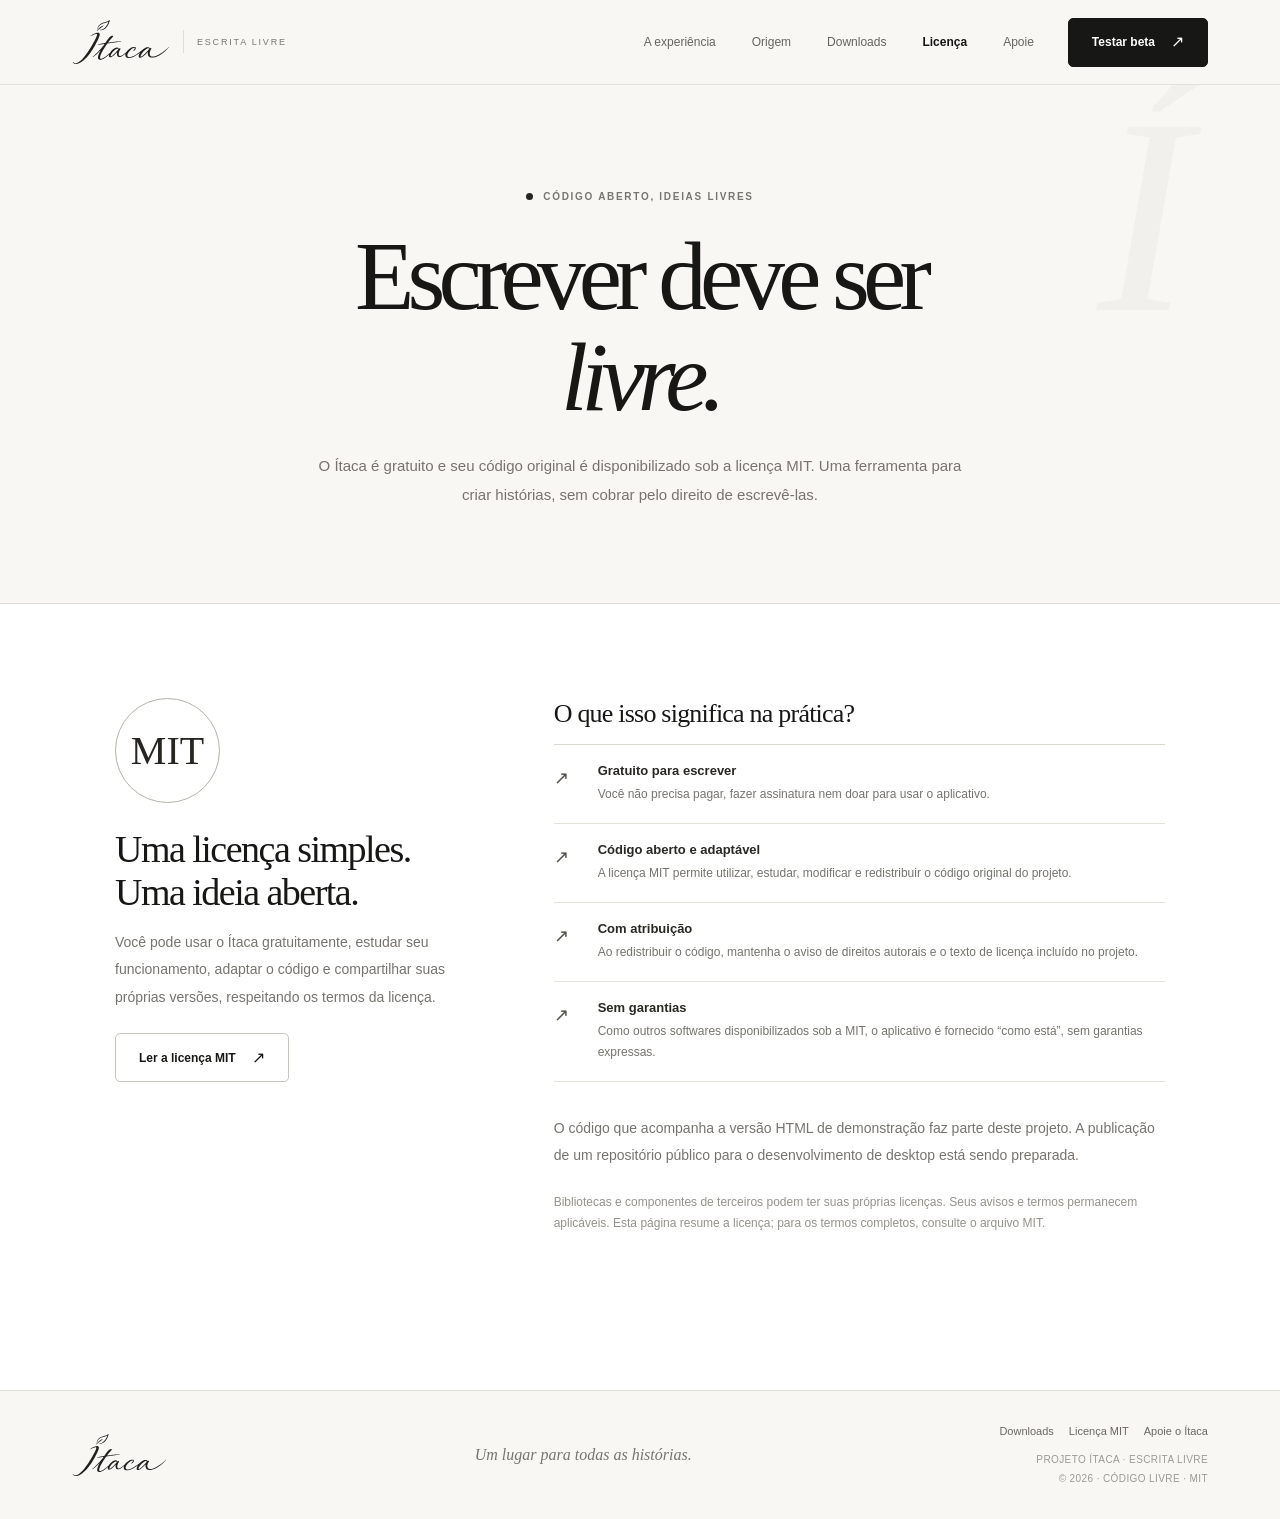
<file: licenca.html>
<!doctype html><html lang="pt-BR"><head>
<meta charset="utf-8"><meta name="viewport" content="width=device-width, initial-scale=1"><meta name="theme-color" content="#f8f7f4">
<meta name="description" content="O Ítaca é gratuito. Saiba o que permite a licença MIT e como participar de um projeto de código aberto."><title>Licença e código aberto — Ítaca</title>
<link href="data:image/svg+xml,%3Csvg xmlns='http://www.w3.org/2000/svg' viewBox='0 0 64 64'%3E%3Crect width='64' height='64' rx='15' fill='%23191919'/%3E%3Cpath d='M17 46h30M22 39l3-9 18-18a4 4 0 0 1 6 0l3 3a4 4 0 0 1 0 6L34 39l-12 3z' fill='none' stroke='white' stroke-width='3' stroke-linejoin='round'/%3E%3C/svg%3E" rel="icon"/>
<link rel="stylesheet" href="assets/site.css"><script>document.documentElement.classList.add('js')</script>
</head><body><header class="site-nav"><div class="wrap nav-inner">
       <a class="nav-logo" href="index.html" aria-label="Ítaca, voltar ao início"><img src="assets/itaca-logo.svg" alt="Ítaca"><span class="brand-divider"></span><span class="brand-caption">Escrita livre</span></a>
       <nav class="nav-links" id="nav-links" aria-label="Navegação principal"><a href="index.html#experiencia">A experiência</a><a href="index.html#sobre">Origem</a><a href="downloads.html">Downloads</a><a href="licenca.html" aria-current="page">Licença</a><a href="apoie.html">Apoie</a></nav>
       <div class="nav-cta"><a class="btn btn-dark" href="experimentar.html">Testar beta <span class="arrow">↗</span></a><button class="mobile-toggle" id="mobile-toggle" aria-controls="nav-links" aria-expanded="false" aria-label="Abrir menu"><svg viewBox="0 0 24 24" fill="none" stroke="currentColor" stroke-width="1.7" stroke-linecap="round" aria-hidden="true"><path d="M4 8h16M4 16h16"/></svg></button></div>
       </div></header><main><section class="page-lead"><div class="wrap"><div class="eyebrow"><span class="dot"></span> CÓDIGO ABERTO, IDEIAS LIVRES</div><h1>Escrever deve ser<br><em class="writing-line">livre.</em></h1><p>O Ítaca é gratuito e seu código original é disponibilizado sob a licença MIT. Uma ferramenta para criar histórias, sem cobrar pelo direito de escrevê-las.</p></div></section>
<section class="page-content"><div class="wrap"><div class="license-layout">
<aside class="license-side"><div class="license-stamp" aria-label="Licença MIT">MIT</div><h2>Uma licença simples. Uma ideia aberta.</h2><p>Você pode usar o Ítaca gratuitamente, estudar seu funcionamento, adaptar o código e compartilhar suas próprias versões, respeitando os termos da licença.</p><a class="btn btn-light" href="LICENSE.txt" target="_blank" rel="noopener">Ler a licença MIT <span class="arrow">↗</span></a></aside>
<div class="license-copy"><h3>O que isso significa na prática?</h3><div class="license-points">
<div class="license-point"><span class="mark" aria-hidden="true">↗</span><div><strong>Gratuito para escrever</strong><span>Você não precisa pagar, fazer assinatura nem doar para usar o aplicativo.</span></div></div>
<div class="license-point"><span class="mark" aria-hidden="true">↗</span><div><strong>Código aberto e adaptável</strong><span>A licença MIT permite utilizar, estudar, modificar e redistribuir o código original do projeto.</span></div></div>
<div class="license-point"><span class="mark" aria-hidden="true">↗</span><div><strong>Com atribuição</strong><span>Ao redistribuir o código, mantenha o aviso de direitos autorais e o texto de licença incluído no projeto.</span></div></div>
<div class="license-point"><span class="mark" aria-hidden="true">↗</span><div><strong>Sem garantias</strong><span>Como outros softwares disponibilizados sob a MIT, o aplicativo é fornecido “como está”, sem garantias expressas.</span></div></div>
</div><p>O código que acompanha a versão HTML de demonstração faz parte deste projeto. A publicação de um repositório público para o desenvolvimento de desktop está sendo preparada.</p><p class="license-fine">Bibliotecas e componentes de terceiros podem ter suas próprias licenças. Seus avisos e termos permanecem aplicáveis. Esta página resume a licença; para os termos completos, consulte o arquivo MIT.</p>
</div></div></div></section></main><footer><div class="wrap footer-inner">
    <a href="index.html" aria-label="Voltar ao início"><img src="assets/itaca-logo.svg" alt="Ítaca"></a>
    <span class="footer-middle">Um lugar para todas as histórias.</span>
    <div class="footer-right"><div class="footer-more"><a href="downloads.html">Downloads</a><a href="licenca.html">Licença MIT</a><a href="apoie.html">Apoie o Ítaca</a></div>PROJETO ÍTACA · ESCRITA LIVRE<br>© <span id="year">2026</span> · CÓDIGO LIVRE · MIT</div>
    </div></footer><script>(function(){const t=document.getElementById('mobile-toggle'),m=document.getElementById('nav-links');if(t&&m){t.addEventListener('click',()=>{const open=m.classList.toggle('open');t.setAttribute('aria-expanded',String(open));t.setAttribute('aria-label',open?'Fechar menu':'Abrir menu');});m.querySelectorAll('a').forEach(a=>a.addEventListener('click',()=>{m.classList.remove('open');t.setAttribute('aria-expanded','false');}));}const y=document.getElementById('year');if(y)y.textContent=String(new Date().getFullYear());})();</script></body></html>
</file>
<file: assets/site.css>
:root{--paper:#f8f7f4;--white:#fff;--ink:#171716;--muted:#71716e;--line:#deddd9;--soft:#eeede9;--faded:#aaa9a4;--dark:#171716;--display:Georgia,"Times New Roman",serif;--sans:-apple-system,BlinkMacSystemFont,"Segoe UI",Inter,Arial,sans-serif;--max:1200px}
*{box-sizing:border-box}
html{scroll-behavior:smooth}
body{margin:0;background:var(--paper);color:var(--ink);font-family:var(--sans);font-size:15px;-webkit-font-smoothing:antialiased;overflow-x:hidden}
button,a{ -webkit-tap-highlight-color:transparent }
a{color:inherit;text-decoration:none} button{font-family:inherit} button:focus-visible,a:focus-visible,summary:focus-visible{outline:2px solid #5a5a55;outline-offset:5px}
img{max-width:100%;display:block}
.wrap{max-width:var(--max);margin-inline:auto;padding-inline:32px}
.eyebrow{display:inline-flex;align-items:center;gap:10px;font-size:10px;font-weight:650;letter-spacing:.17em;text-transform:uppercase;color:#777671}
.eyebrow .dot{width:7px;height:7px;border-radius:50%;background:#242421}
.writing-line{font-family:var(--display);font-style:italic}
.rule{height:1px;background:var(--line);border:0}
/* Navigation */
.site-nav{z-index:30;position:sticky;top:0;border-bottom:1px solid rgba(46,46,43,.11);backdrop-filter:blur(20px);-webkit-backdrop-filter:blur(20px);background:rgba(248,247,244,.94)}
.nav-inner{min-height:84px;display:flex;align-items:center;justify-content:space-between;gap:34px}
.nav-logo{display:flex;align-items:center;gap:13px;min-width:0}
.nav-logo img{width:98px;height:auto}
.nav-logo .brand-divider{width:1px;height:23px;background:var(--line)}
.nav-logo .brand-caption{font-size:9px;letter-spacing:.2em;color:#787770;text-transform:uppercase;white-space:nowrap}
.nav-links{display:flex;align-items:center;gap:36px;margin-left:auto}
.nav-links a{font-size:12px;font-weight:510;color:#65645f;transition:color .2s}
.nav-links a:hover{color:var(--ink)}
.nav-cta{display:flex;align-items:center;gap:16px}
.btn{display:inline-flex;align-items:center;justify-content:center;gap:16px;min-height:49px;padding:0 23px;border:1px solid transparent;border-radius:5px;font-size:12px;font-weight:600;transition:transform .2s,background .2s,border-color .2s,color .2s;cursor:pointer;white-space:nowrap}
.btn:hover{transform:translateY(-2px)}
.btn-dark{color:#fff;background:var(--ink);border-color:var(--ink)}.btn-dark:hover{background:#383835;border-color:#383835}
.btn-light{background:transparent;color:var(--ink);border-color:#c6c5c0}.btn-light:hover{border-color:var(--ink)}
.btn-white{background:#fff;color:#171716;border-color:#fff}.btn-white:hover{background:#e9e7e1}
.btn .arrow{font-size:16px;font-weight:400;line-height:1}
.mobile-toggle{display:none;background:transparent;border:1px solid var(--line);border-radius:5px;width:44px;height:44px;align-items:center;justify-content:center;cursor:pointer}
.mobile-toggle svg{height:18px;width:18px}
/* Hero */
.hero{position:relative;overflow:hidden;padding:114px 0 94px}
.hero::before{content:'';position:absolute;width:1px;height:240px;background:linear-gradient(transparent,#d9d8d3,transparent);left:9%;top:60px;opacity:.6}
.hero::after{content:'I';position:absolute;right:5%;top:28px;font:italic 340px/.8 var(--display);color:rgba(30,30,26,.025);pointer-events:none}
.hero-top{position:relative;text-align:center;z-index:1}
.hero h1{font:400 clamp(56px,7.7vw,112px)/1.04 var(--display);letter-spacing:-.068em;max-width:1020px;margin:23px auto 25px}
.hero h1 em{font-style:italic;font-weight:400;letter-spacing:-.078em}
.hero-copy{font-size:15px;line-height:1.95;max-width:510px;color:#777671;margin:0 auto 31px}
.hero-actions{display:flex;align-items:center;justify-content:center;gap:12px;flex-wrap:wrap}
.hero-note{font-size:11px;color:#92918b;margin:18px 0 0}
.hero-visual{padding-top:90px;position:relative}
.hero-visual-top{display:flex;align-items:center;justify-content:space-between;gap:16px;margin-bottom:17px;font-size:10px;color:#8d8b85;letter-spacing:.14em;text-transform:uppercase}
.browser-shell{background:#fcfcfb;border:1px solid #d0cfca;border-radius:11px;overflow:hidden;box-shadow:0 28px 70px #20201d17,0 3px 13px #20201d0c}
.browser-top{background:#efeeeb;height:39px;display:flex;align-items:center;gap:14px;border-bottom:1px solid #deddd9;padding-inline:17px}
.traffic{display:flex;gap:6px}.traffic span{width:8px;height:8px;border-radius:50%;background:#d3d1cc}
.browser-location{margin:auto;min-width:0;padding:6px 12px;border:1px solid #deddd9;border-radius:5px;background:#f8f7f5;color:#777670;font-size:10px;letter-spacing:.03em;width:30%;text-align:center}
.screenshot{display:block;width:100%;height:auto;aspect-ratio:1440/900;object-fit:cover}
.hero-bottom{display:flex;align-items:center;justify-content:space-between;gap:12px;padding-top:22px;font-size:11px;color:#8b8983}
.hero-bottom .monogram{font:italic 24px var(--display);color:#44443f}
.hero-bottom .scroll-hint{display:flex;align-items:center;gap:9px}
/* Editorial intro */
.intro{padding:134px 0 130px;background:#fff}
.intro-grid{display:grid;grid-template-columns:.7fr 1.5fr;gap:80px;align-items:start}
.section-num{font-size:10px;letter-spacing:.15em;color:#9c9a94;text-transform:uppercase;white-space:nowrap}
.intro h2{font:400 clamp(44px,6vw,80px)/1.09 var(--display);letter-spacing:-.062em;max-width:750px;margin:0 0 34px}
.intro h2 em{font-weight:400}
.intro p{font-size:15px;line-height:1.95;color:#75736e;max-width:490px;margin:0}
.minimal-divider{margin-top:62px;border-top:1px solid var(--line);display:grid;grid-template-columns:repeat(3,1fr)}
.minimal-divider div{padding-top:22px;font-size:10px;letter-spacing:.12em;text-transform:uppercase;color:#676660}
.minimal-divider div span{color:#adaba5;margin-right:14px}
/* Feature overview tabs */
.experience{padding:125px 0 126px;background:var(--paper)}
.section-header{display:flex;align-items:end;justify-content:space-between;gap:30px;margin-bottom:54px}
.section-header h2{font:400 clamp(44px,5.4vw,74px)/1.08 var(--display);letter-spacing:-.065em;margin:20px 0 0}
.section-header p{font-size:14px;line-height:1.9;max-width:315px;color:#77746f;margin:0 0 4px}
.tabs{display:grid;grid-template-columns:1fr 1fr 1fr;border-top:1px solid #cdccc6;margin-bottom:30px}
.tab{display:flex;gap:15px;justify-content:space-between;align-items:center;text-align:left;background:transparent;border:0;border-bottom:1px solid var(--line);padding:20px 12px 20px 0;color:#99968f;cursor:pointer;font-size:15px;font-weight:520;transition:color .2s,border-color .2s}
.tab .tab-num{font-size:10px;letter-spacing:.1em;color:#afada7}
.tab.active{color:#1f1f1c;border-bottom:2px solid #252520;font-weight:650}
.tab:focus-visible{outline-offset:-4px}
.experience-panel{display:grid;grid-template-columns:.69fr 1.5fr;gap:55px;align-items:center;min-height:440px}
.experience-copy{padding:20px 0 10px}
.experience-copy h3{font:400 clamp(35px,4vw,55px)/1.12 var(--display);letter-spacing:-.05em;margin:0 0 22px;max-width:360px}
.experience-copy p{max-width:345px;font-size:13px;line-height:1.9;color:#7d7a74}
.experience-copy .small-caption{display:block;color:#9c9992;font-size:11px;padding-top:26px}
.experience-frame{position:relative;overflow:hidden;background:#e8e7e3;border:1px solid #d4d3cd;border-radius:8px;padding:16px;box-shadow:0 24px 45px #20201c0b}
.experience-frame img{width:100%;height:auto;border-radius:3px;border:1px solid #deddd6;display:none}
.experience-frame img.active{display:block;animation:softAppear .32s ease}
@keyframes softAppear{from{opacity:.6;transform:translateY(6px)}to{opacity:1;transform:none}}
/* Feature rows */
.features{background:#fff;padding:125px 0 128px}
.features-intro{display:grid;grid-template-columns:1.2fr .5fr;gap:70px;align-items:end;margin-bottom:72px}
.features-intro h2{font:400 clamp(48px,5.6vw,79px)/1.08 var(--display);letter-spacing:-.065em;margin:17px 0 0;max-width:680px}
.features-intro p{font-size:14px;line-height:1.9;color:#77736f;margin:0 0 7px}
.feature-grid{display:grid;grid-template-columns:repeat(3,minmax(0,1fr));border-top:1px solid var(--line);border-left:1px solid var(--line)}
.feature-card{padding:31px 29px 48px;min-height:260px;border-right:1px solid var(--line);border-bottom:1px solid var(--line);display:flex;flex-direction:column;align-items:start}
.feature-ico{width:36px;height:36px;display:flex;align-items:center;justify-content:center;margin-bottom:35px;color:#242421}
.feature-ico svg{width:24px;height:24px;stroke:currentColor;stroke-width:1.35;fill:none;stroke-linecap:round;stroke-linejoin:round}
.feature-card h3{font-size:15px;font-weight:620;letter-spacing:-.015em;margin:0 0 12px}
.feature-card p{color:#86837d;font-size:12px;line-height:1.9;max-width:270px;margin:0}
/* Dark mode feature */
.night{background:#151515;color:#faf9f7;padding:125px 0 140px;overflow:hidden}
.night .eyebrow{color:#a8a7a2}.night .eyebrow .dot{background:#c0bfb8}
.night-head{display:grid;grid-template-columns:1.2fr .65fr;gap:60px;align-items:end;margin-bottom:64px}
.night h2{font:400 clamp(49px,6vw,83px)/1.1 var(--display);letter-spacing:-.065em;margin:20px 0 0}
.night h2 em{font-weight:400}
.night-head p{color:#aaa9a3;font-size:14px;line-height:1.9;max-width:320px;margin:0 0 7px}
.night-stage{border:1px solid #3e3e3b;border-radius:9px;padding:13px;background:#232323;box-shadow:0 34px 85px #0004;overflow:hidden}
.night-stage img{border-radius:4px;width:100%;height:auto}
.night-foot{display:flex;align-items:center;justify-content:space-between;gap:20px;padding-top:23px;color:#96958f;font-size:11px}
.night-foot span:last-child{letter-spacing:.14em;text-transform:uppercase;font-size:10px}
/* Philosophy */
.philosophy{padding:156px 0 150px;background:#eae8e2;text-align:center}
.philosophy .eyebrow{color:#77746e}
.philosophy blockquote{font:400 clamp(48px,6.8vw,93px)/1.1 var(--display);letter-spacing:-.065em;margin:34px auto 30px;max-width:1080px}
.philosophy p{font-size:14px;line-height:1.9;color:#77746f;max-width:540px;margin:0 auto}
.philosophy-line{margin:46px auto 0;width:45px;height:1px;background:#9a978f}
/* FAQ */
.faq{padding:125px 0 125px;background:#fff}
.faq-grid{display:grid;grid-template-columns:.75fr 1fr;gap:105px}
.faq h2{font:400 clamp(44px,5vw,67px)/1.08 var(--display);letter-spacing:-.06em;margin:21px 0 20px}
.faq-intro{font-size:14px;line-height:1.95;color:#88857f;max-width:300px}
.question{border-bottom:1px solid var(--line)}
.question:first-child{border-top:1px solid var(--line)}
.question summary{list-style:none;display:flex;align-items:center;justify-content:space-between;gap:18px;padding:23px 0;cursor:pointer;font-size:13px;font-weight:590}
.question summary::-webkit-details-marker{display:none}
.question summary .plus{font-size:23px;line-height:1;font-weight:300;color:#93908a;transition:transform .2s}
.question[open] summary .plus{transform:rotate(45deg)}
.question p{font-size:13px;line-height:1.9;color:#7d7a74;margin:0 0 24px;max-width:495px}
/* Final CTA */
.final{padding:120px 0 124px;text-align:center;background:var(--paper)}
.final h2{font:400 clamp(51px,7vw,92px)/1.07 var(--display);letter-spacing:-.069em;margin:24px auto 25px;max-width:860px}
.final h2 em{font-weight:400}
.final p{font-size:14px;line-height:1.9;color:#818079;margin:0 auto 28px;max-width:490px}
.final .btn{min-width:210px}
.final .availability{display:block;font-size:11px;color:#99968f;margin-top:20px}
footer{background:var(--paper);border-top:1px solid var(--line)}
.footer-inner{min-height:128px;display:flex;justify-content:space-between;align-items:center;gap:35px}
.footer-inner img{width:95px;height:auto}
.footer-middle{font:italic 16px var(--display);color:#77756f}
.footer-right{font-size:10px;color:#9c9a94;letter-spacing:.04em;text-align:right;line-height:1.9}
/* reveal */
.js .reveal{opacity:0;transform:translateY(17px);transition:opacity .7s ease,transform .7s ease}
.js .reveal.in{opacity:1;transform:none}
/* Responsive */
@media(max-width:1040px){.wrap{padding-inline:30px}.nav-links{gap:22px}.nav-cta .btn{padding:0 14px}.hero{padding-top:98px}.hero h1{max-width:840px}.intro-grid{gap:55px}.experience-panel{gap:34px}.faq-grid{gap:55px}}
@media(max-width:770px){.nav-inner{min-height:70px}.nav-logo img{width:85px}.nav-links{display:none;position:absolute;top:69px;left:0;right:0;background:var(--paper);padding:22px 30px 28px;border-bottom:1px solid var(--line);flex-direction:column;align-items:flex-start;gap:20px;box-shadow:0 12px 20px #0000000b}.nav-links.open{display:flex}.mobile-toggle{display:flex}.nav-cta .btn{display:none}.hero{padding:76px 0 67px}.hero::before,.hero::after{display:none}.hero h1{font-size:clamp(51px,9.5vw,74px)}.hero-visual{padding-top:65px}.browser-shell{border-radius:8px}.hero-bottom{flex-wrap:wrap}.intro,.experience,.features,.night,.philosophy,.faq,.final{padding-block:90px}.intro-grid,.experience-panel,.features-intro,.night-head,.faq-grid{grid-template-columns:1fr;gap:30px}.intro h2{margin-top:3px}.section-header{align-items:start;flex-direction:column;gap:18px}.experience-panel{min-height:0}.experience-copy h3{max-width:none}.experience-copy{padding:0}.experience-frame{padding:10px}.features-intro{margin-bottom:42px}.feature-grid{grid-template-columns:repeat(2,minmax(0,1fr))}.night-head{margin-bottom:35px}.night-head p{max-width:560px}.faq-grid{gap:42px}.footer-inner{min-height:160px;flex-wrap:wrap;gap:12px}.footer-right{text-align:left}}
@media(max-width:530px){.wrap{padding-inline:21px}.nav-logo .brand-caption{display:none}.nav-logo .brand-divider{display:none}.hero{padding-top:70px}.eyebrow{font-size:9px;letter-spacing:.13em}.hero h1{font-size:clamp(48px,12.5vw,70px);line-height:1.04;margin:22px auto}.hero-copy{font-size:13px;line-height:1.85}.hero-actions .btn{width:100%}.hero-visual{padding-top:55px}.hero-visual-top{font-size:8px}.browser-top{height:29px;padding-inline:12px}.traffic span{width:6px;height:6px}.browser-location{font-size:8px;width:56%}.hero-bottom{font-size:9px}.intro,.experience,.features,.night,.philosophy,.faq,.final{padding-block:77px}.intro h2{font-size:46px}.minimal-divider{margin-top:40px}.minimal-divider div{font-size:8px;line-height:1.5}.minimal-divider div span{display:block;margin:0 0 5px}.section-header h2,.features-intro h2,.faq h2{font-size:47px}.section-header{margin-bottom:29px}.tabs{gap:8px}.tab{font-size:12px;gap:5px;padding-right:2px}.tab .tab-num{font-size:9px}.feature-grid{grid-template-columns:1fr}.feature-card{min-height:200px;padding:26px 25px 32px}.feature-ico{margin-bottom:20px}.night h2{font-size:49px}.philosophy blockquote{font-size:48px}.final h2{font-size:53px}.night-foot{font-size:9px}.footer-inner{padding-block:30px;display:grid;grid-template-columns:1fr 1fr}.footer-middle{grid-column:1/-1;grid-row:2}.footer-right{align-self:end}}
@media(prefers-reduced-motion:reduce){html{scroll-behavior:auto}*,*::before,*::after{animation-duration:.01ms!important;transition-duration:.01ms!important}.js .reveal{opacity:1;transform:none}}

/* Novas páginas · mesma linguagem editorial */
.nav-links a[aria-current="page"]{color:var(--ink);font-weight:680}
.footer-more{display:flex;gap:15px;flex-wrap:wrap;justify-content:flex-end;margin-bottom:8px}
.footer-more a{color:#6c6963;font-size:11px;letter-spacing:0;text-transform:none;white-space:nowrap}
.footer-more a:hover{text-decoration:underline;color:#25241f}
.philosophy .literary-intro{max-width:680px}
.literary-refs{display:grid;grid-template-columns:repeat(3,minmax(0,1fr));max-width:1030px;margin:57px auto 0;border-top:1px solid #c9c6be;text-align:left;gap:0}
.literary-ref{padding:26px 26px 0 0;min-width:0}
.literary-ref+.literary-ref{border-left:1px solid #c9c6be;padding-left:27px}
.literary-ref .literary-num{color:#99958e;letter-spacing:.1em;font-size:10px}
.literary-ref h3{font:400 23px/1.2 var(--display);letter-spacing:-.025em;margin:14px 0 10px}
.philosophy .literary-ref p{font-size:12px;line-height:1.85;color:#77736b;margin:0;max-width:270px}
.philosophy .philosophy-line{margin-top:51px}
.page-lead{padding:101px 0 93px;background:var(--paper);border-bottom:1px solid var(--line);text-align:center;position:relative;overflow:hidden}
.page-lead::after{content:'Í';font:italic 280px/.8 var(--display);color:#24221e08;position:absolute;right:7%;top:19px;pointer-events:none}
.page-lead .wrap{position:relative;z-index:1}
.page-lead h1{font:400 clamp(57px,7.6vw,105px)/1.04 var(--display);letter-spacing:-.07em;margin:23px auto 23px;max-width:1000px}
.page-lead h1 em{font-weight:400}
.page-lead p{max-width:650px;margin:0 auto;color:#77736f;font-size:15px;line-height:1.94}
.page-content{padding:94px 0 133px;background:#fff}
.page-content.warm{background:var(--paper)}
.page-intro{max-width:710px;margin:0 auto 50px;text-align:center}
.page-intro h2{font:400 clamp(35px,4.6vw,56px)/1.13 var(--display);letter-spacing:-.052em;margin:12px 0 14px}
.page-intro p{color:#77736f;font-size:14px;line-height:1.9;margin:0}
.download-grid{max-width:1040px;margin:0 auto;display:grid;grid-template-columns:repeat(2,minmax(0,1fr));gap:24px}
.download-card{border:1px solid #d9d7d0;background:#f8f7f4;border-radius:9px;padding:38px 34px 32px;display:flex;flex-direction:column;align-items:start;min-height:430px}
.system-icon{width:58px;height:58px;border:1px solid #d5d3cc;border-radius:13px;display:grid;place-items:center;font-size:29px;font-weight:400;color:#25241f;background:#fff}

.system-icon img{width:28px;height:28px;display:block;color:#25241f}
.download-card .kicker{color:#918e87;font-size:10px;letter-spacing:.15em;text-transform:uppercase;margin:35px 0 10px}
.download-card h3{font:400 clamp(32px,3vw,44px)/1.1 var(--display);letter-spacing:-.05em;margin:0 0 14px}
.download-card p{color:#73716b;font-size:13px;line-height:1.85;margin:0 0 28px;flex:1}
.availability-tag{display:inline-flex;align-items:center;gap:8px;color:#77746f;font-size:11px;margin-top:15px}
.availability-tag::before{content:'';width:6px;height:6px;background:#bbb8b0;border-radius:50%}
.btn:disabled,.btn[disabled]{background:#e5e3dd;border-color:#e5e3dd;color:#8f8c85;cursor:not-allowed;transform:none;opacity:1}
.btn:disabled:hover,.btn[disabled]:hover{transform:none;background:#e5e3dd}
.note-strip{max-width:1040px;margin:45px auto 0;border-top:1px solid var(--line);padding:23px 3px 0;display:flex;gap:30px;align-items:center;justify-content:space-between}
.note-strip p{font-size:13px;color:#797670;line-height:1.7;max-width:600px;margin:0}
.license-layout{max-width:1050px;margin:0 auto;display:grid;grid-template-columns:.75fr 1.3fr;gap:86px}
.license-stamp{width:105px;height:105px;display:grid;place-items:center;border:1px solid #b5b1a8;border-radius:100%;font:400 40px var(--display);color:#262522}
.license-side h2{font:400 38px/1.15 var(--display);letter-spacing:-.04em;margin:25px 0 14px}
.license-side p,.license-copy p{font-size:14px;color:#77736f;line-height:1.96;margin:0 0 22px}
.license-copy h3{font:400 26px/1.2 var(--display);letter-spacing:-.03em;margin:0 0 15px}
.license-points{display:grid;gap:0;border-top:1px solid #dad8d1;margin-bottom:33px}
.license-point{display:grid;grid-template-columns:30px 1fr;align-items:start;gap:14px;border-bottom:1px solid #e5e2dc;padding:18px 0}
.license-point .mark{font-size:18px;color:#55514a}
.license-point strong{display:block;font-size:13px;color:#292824;font-weight:640;margin-bottom:6px}
.license-point span{font-size:12px;line-height:1.75;color:#77746f}
.license-fine{font-size:12px!important;line-height:1.8!important;color:#96928c!important}
.support-quote{font:400 clamp(37px,5vw,65px)/1.15 var(--display);letter-spacing:-.05em;max-width:890px;margin:0 auto 55px;text-align:center}
.support-grid{display:grid;grid-template-columns:repeat(2,minmax(0,1fr));gap:24px;max-width:1000px;margin:0 auto}
.support-card{padding:36px 34px 34px;border:1px solid #d8d6ce;background:#fff;border-radius:9px;min-height:330px;display:flex;align-items:start;flex-direction:column}
.support-card .symbol{font:400 32px var(--display);display:grid;place-items:center;width:50px;height:50px;border:1px solid var(--line);border-radius:10px;margin-bottom:29px}
.support-card h3{font:400 30px var(--display);letter-spacing:-.04em;margin:0 0 13px}
.support-card p{font-size:13px;line-height:1.85;color:#77736f;flex:1;margin:0 0 27px}
.support-note{text-align:center;font-size:12px;color:#838078;max-width:620px;margin:38px auto 0;line-height:1.9}
@media(max-width:1140px){.nav-links{gap:18px}.nav-links a{font-size:11px}.nav-logo .brand-caption{display:none}.nav-logo .brand-divider{display:none}}
@media(max-width:900px){.footer-inner{flex-wrap:wrap}.footer-right{text-align:left}.footer-more{justify-content:flex-start}}
@media(max-width:770px){.literary-refs{grid-template-columns:1fr;gap:0;margin-top:34px}.literary-ref{padding:19px 0 21px}.literary-ref+.literary-ref{border-left:0;border-top:1px solid #c9c6be;padding:19px 0 21px}.philosophy .literary-ref p{max-width:none}.download-grid,.support-grid,.license-layout{grid-template-columns:1fr}.license-layout{gap:35px}.page-lead{padding:76px 0}.page-content{padding:67px 0 90px}.note-strip{flex-direction:column;align-items:flex-start}.download-card{min-height:330px}.page-lead::after{display:none}}
@media(max-width:530px){.page-lead h1{font-size:clamp(48px,12vw,68px)}.page-lead p{font-size:13px}.download-card,.support-card{padding:28px 25px 26px}.support-quote{font-size:40px}.footer-more{gap:12px}}

/* Lançamento beta — estados e seção de apoio */
.dev-status{display:inline-flex;align-items:center;gap:8px;border:1px solid #d7d3ca;background:#eae8e2;color:#6d6a62;padding:7px 10px;border-radius:100px;font-size:9px;font-weight:700;letter-spacing:.1em;width:max-content}
.dev-status::before{content:'';width:6px;height:6px;border-radius:50%;background:#99948b}
.download-card .kicker{margin-bottom:10px}
.download-card .dev-status{margin-bottom:18px}
.support-waiting{max-width:770px;margin:0 auto;text-align:center;padding:26px 0 4px}
.waiting-symbol{display:grid;place-items:center;width:74px;height:74px;border:1px solid #d4d1c9;border-radius:16px;margin:0 auto 30px;font:400 35px var(--display);color:#5e5b53;background:#fff}
.support-waiting h2{font:400 clamp(45px,6.3vw,83px)/1.09 var(--display);letter-spacing:-.063em;margin:20px 0 24px}
.support-waiting>p{font-size:14px;color:#7a7771;line-height:1.95;max-width:620px;margin:0 auto 28px}
.waiting-rule{border-top:1px solid #d8d5cd;border-bottom:1px solid #d8d5cd;padding:17px 0;display:flex;justify-content:space-between;gap:16px;text-align:left;font-size:10px;letter-spacing:.12em;color:#77736d;margin:32px 0 38px}
.support-waiting .waiting-footnote{font-size:11px;margin-top:25px;color:#97938d}
@media(max-width:530px){.waiting-rule{font-size:9px;flex-wrap:wrap}.support-waiting h2{font-size:48px}}
</file>
